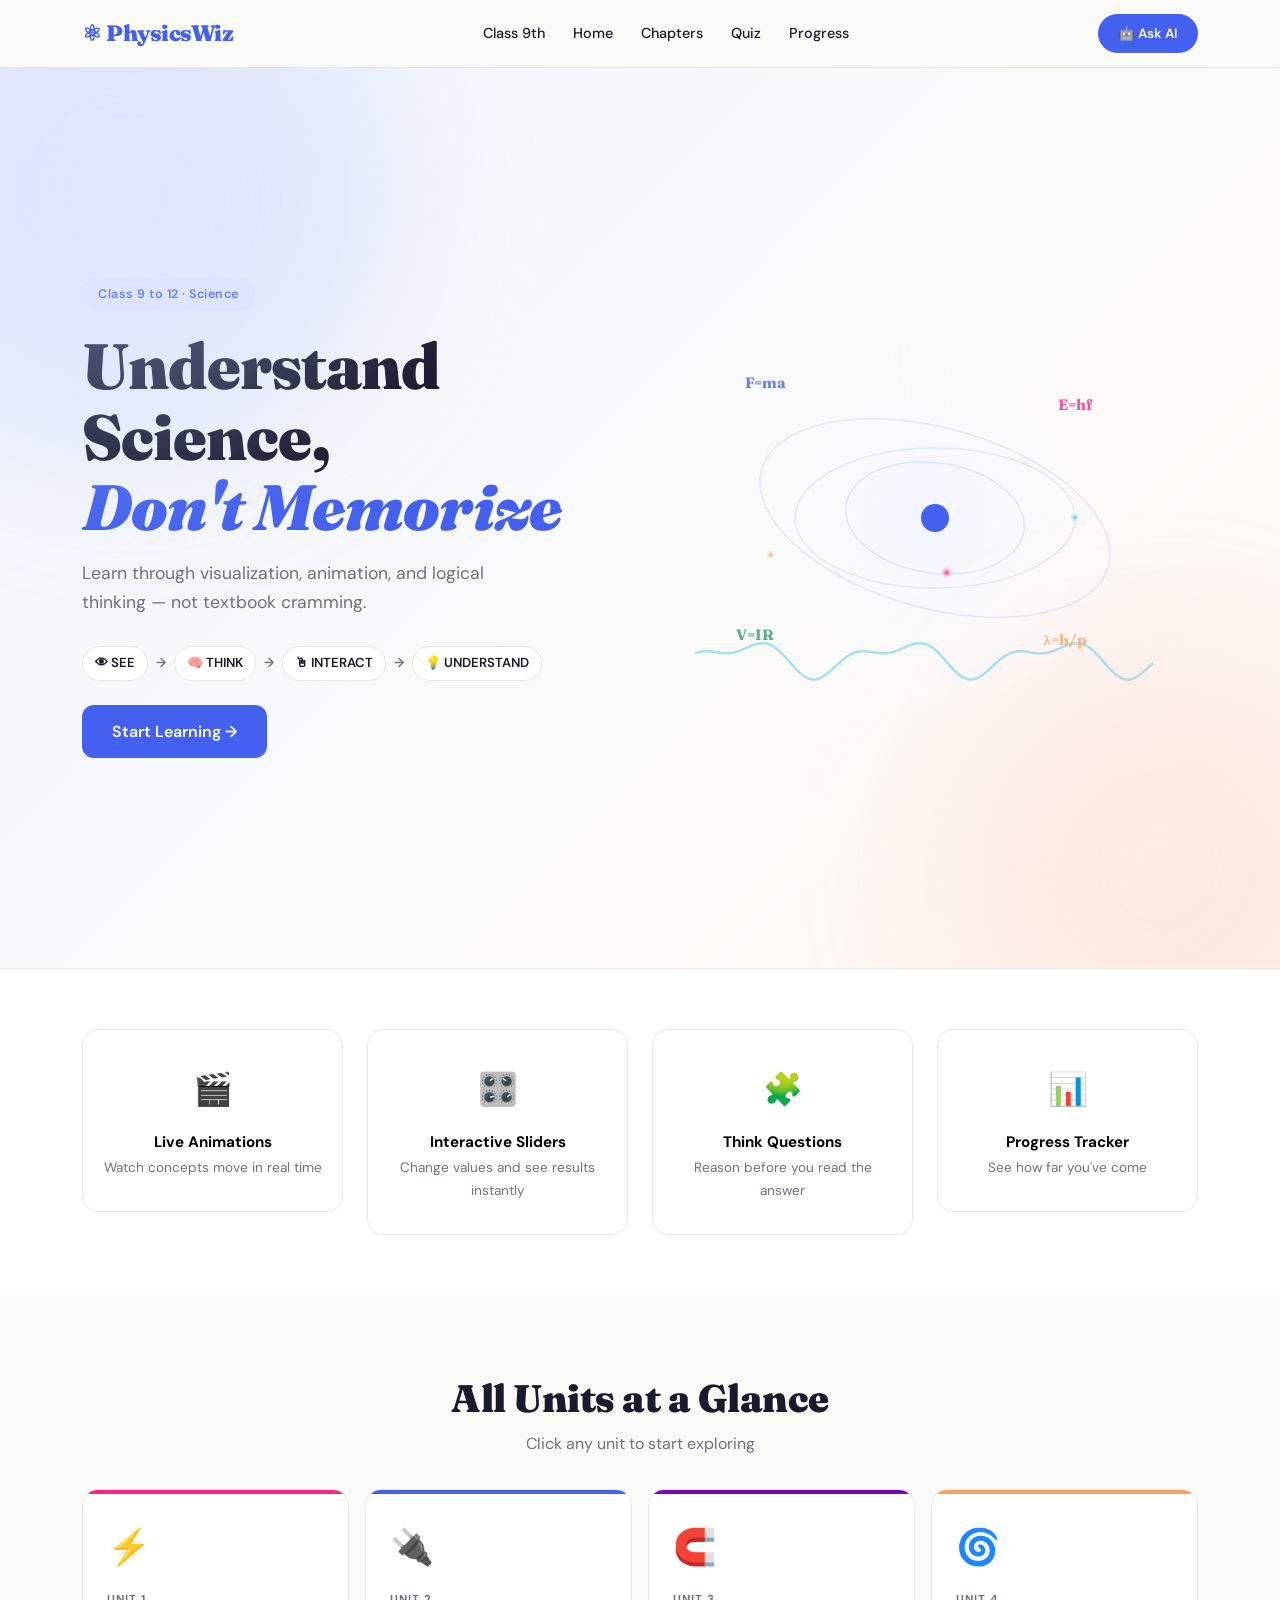
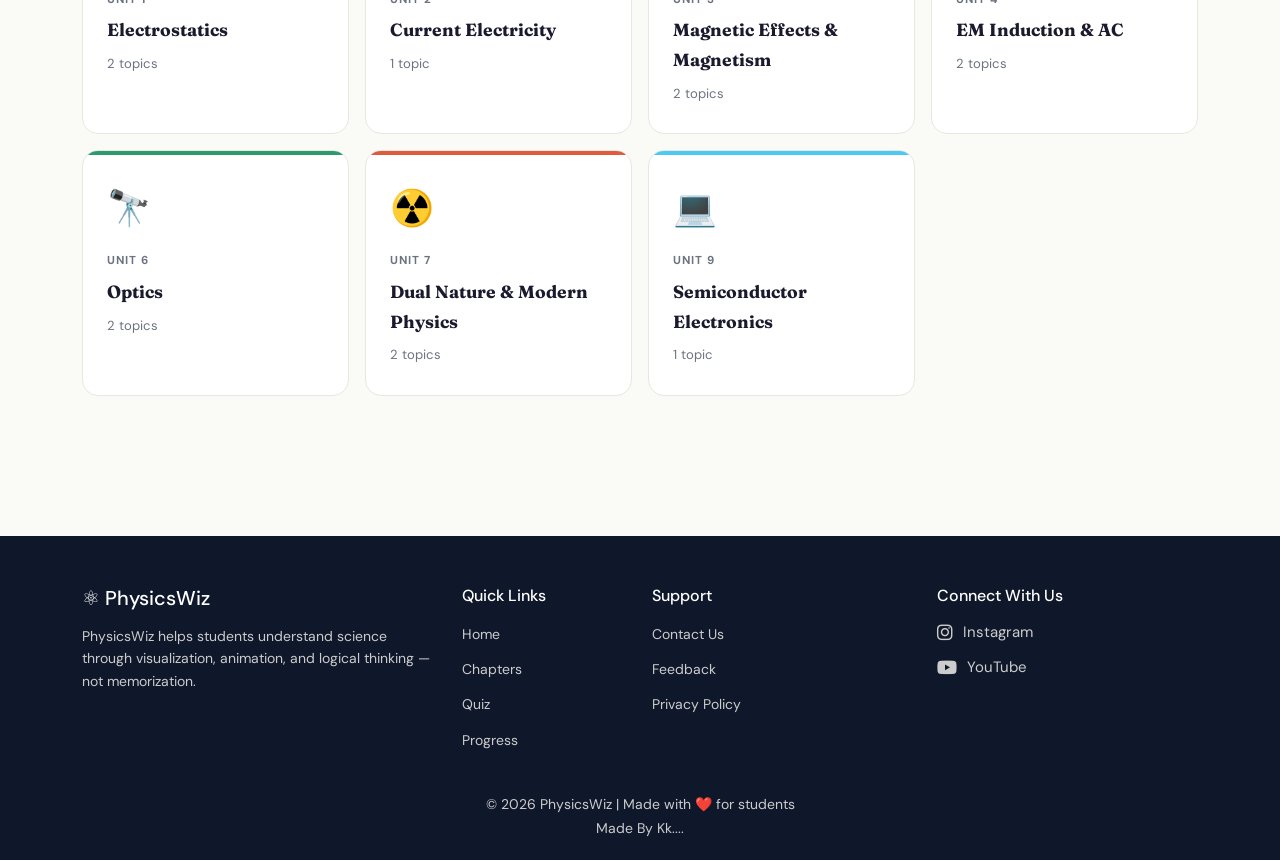
<file: index.html>
<!DOCTYPE html>
<html lang="en">

<head>
  <meta charset="UTF-8" />
  <meta name="viewport" content="width=device-width, initial-scale=1.0" />
  <title>PhysicsWiz — Understand, Don't Memorize</title>
  <link href="https://cdn.jsdelivr.net/npm/bootstrap@5.3.3/dist/css/bootstrap.min.css" rel="stylesheet" />
  <link
    href="https://fonts.googleapis.com/css2?family=Fraunces:ital,wght@0,400;0,700;0,900;1,400&family=DM+Sans:wght@300;400;500;600&display=swap"
    rel="stylesheet" />
  <link rel="stylesheet" href="style.css" />
  <link rel="stylesheet" href="https://cdnjs.cloudflare.com/ajax/libs/font-awesome/6.5.0/css/all.min.css">
</head>

<body>

  <!--Nav Bar -->

  <nav class="pw-nav" id="mainNav">
    <div class="container d-flex align-items-center justify-content-between">

      <a href="#" class="pw-brand" onclick="showPage('home')">⚛ PhysicsWiz</a>

      <!-- MOBILE MENU BUTTON -->
      <button class="menu-toggle" id="menuBtn" onclick="toggleMenu(event)">
        <i class="fas fa-bars"></i>
      </button>

      <!-- NAV LINKS -->
      <div class="nav-links" id="mobileMenu">
        <a href="/Class9th/class_Ninth.html">Class 9th</a>
        <a href="#" onclick="showPage('home')">Home</a>
        <a href="#" onclick="showPage('units')">Chapters</a>
        <a href="#" onclick="showPage('quiz')">Quiz</a>
        <a href="#" onclick="showPage('progress')">Progress</a>
      </div>

      <button class="pw-ask-btn" onclick="openAskAI()">🤖 Ask AI</button>

    </div>
  </nav>

  <!-- ============================================================ HOME PAGE -->
  <div id="page-home" class="page active">

    <section class="hero-section">
      <div class="hero-blob blob1"></div>
      <div class="hero-blob blob2"></div>
      <div class="container">
        <div class="row align-items-center min-vh-100">
          <div class="col-lg-6">
            <div class="hero-badge">Class 9 to 12 · Science</div>
            <h1 class="hero-title">Understand Science,<br><em>Don't Memorize</em></h1>
            <p class="hero-sub">Learn through visualization, animation, and logical thinking — not textbook cramming.
            </p>
            <div class="hero-flow">
              <span>👁 SEE</span><span class="arrow">→</span>
              <span>🧠 THINK</span><span class="arrow">→</span>
              <span>🖱 INTERACT</span><span class="arrow">→</span>
              <span>💡 UNDERSTAND</span>
            </div>
            <button class="pw-btn-primary mt-4" onclick="showPage('units')">Start Learning →</button>
          </div>
          <div class="col-lg-6 d-none d-lg-flex justify-content-center">
            <canvas id="heroCanvas" width="460" height="380"></canvas>
          </div>
        </div>
      </div>
    </section>

    <!-- FEATURES -->
    <section class="features-section">
      <div class="container">
        <div class="row g-4">
          <div class="col-md-3 col-6">
            <div class="feat-card">
              <div class="feat-icon">🎬</div>
              <a class="feat-title" href="/B_features/Animation.html" style="text-decoration: none; color: black;">Live
                Animations</a>
              <div class="feat-desc">Watch concepts move in real time</div>
            </div>
          </div>
          <div class="col-md-3 col-6">
            <div class="feat-card">
              <div class="feat-icon">🎛️</div>
              <a class="feat-title" href="/B_features/Animation.html"
                style="text-decoration: none; color: black;">Interactive Sliders</a>
              <div class="feat-desc">Change values and see results instantly</div>
            </div>
          </div>
          <div class="col-md-3 col-6">
            <div class="feat-card">
              <div class="feat-icon">🧩</div>
              <a class="feat-title" href="/B_features/Animation.html" style="text-decoration: none; color: black;">Think
                Questions</a>
              <div class="feat-desc">Reason before you read the answer</div>
            </div>
          </div>
          <div class="col-md-3 col-6">
            <div class="feat-card">
              <div class="feat-icon">📊</div>
              <a class="feat-title" href="/B_features/Animation.html"
                style="text-decoration: none; color: black;">Progress Tracker</a>
              <div class="feat-desc">See how far you've come</div>
            </div>
          </div>
        </div>
      </div>
    </section>

    <!-- QUICK UNITS -->
    <section class="section-pad">
      <div class="container">
        <h2 class="section-heading text-center">All Units at a Glance</h2>
        <p class="section-sub text-center">Click any unit to start exploring</p>
        <div class="row g-3 mt-3" id="homeUnitGrid"></div>
      </div>
    </section>
  </div>

  <!-- ============================================================ UNITS PAGE -->
  <div id="page-units" class="page">
    <div class="page-hero">
      <div class="container">
        <h2 class="page-title">📚 All Chapters</h2>
        <p class="page-sub">Choose a chapter to begin your journey</p>
      </div>
    </div>
    <div class="container section-pad">
      <div class="row g-4" id="unitsGrid"></div>
    </div>
  </div>

  <!-- ============================================================ CONCEPT PAGE -->
  <div id="page-concept" class="page">
    <div class="container section-pad" id="conceptContent"></div>
  </div>

  <!-- ============================================================ QUIZ PAGE -->
  <div id="page-quiz" class="page">
    <div class="page-hero">
      <div class="container">
        <h2 class="page-title">🎯 Chapter Quiz</h2>
        <p class="page-sub">Test your understanding — instant feedback after each answer</p>
      </div>
    </div>
    <div class="container section-pad">
      <div class="row justify-content-center">
        <div class="col-lg-8">
          <div class="quiz-chapter-select mb-4">
            <label class="fw-600 mb-2 d-block">Choose Chapter:</label>
            <select class="pw-select" id="quizChapterSelect" onchange="loadQuiz()"></select>
          </div>
          <div id="quizContainer"></div>
        </div>
      </div>
    </div>
  </div>

  <!-- ============================================================ PROGRESS PAGE -->
  <div id="page-progress" class="page">
    <div class="page-hero">
      <div class="container">
        <h2 class="page-title">📈 My Progress</h2>
        <p class="page-sub">Track your learning journey</p>
      </div>
    </div>
    <div class="container section-pad">
      <div class="row g-4">
        <div class="col-lg-4">
          <div class="progress-card text-center">
            <div class="big-stat" id="progPercent">0%</div>
            <div class="stat-label">Overall Completion</div>
            <div class="pw-progress mt-3">
              <div class="pw-progress-bar" id="overallBar" style="width:0%"></div>
            </div>
          </div>
        </div>
        <div class="col-lg-4">
          <div class="progress-card text-center">
            <div class="big-stat" id="progTopics">0</div>
            <div class="stat-label">Topics Completed</div>
          </div>
        </div>
        <div class="col-lg-4">
          <div class="progress-card text-center">
            <div class="big-stat" id="progQuiz">0</div>
            <div class="stat-label">Quiz Score Points</div>
          </div>
        </div>
      </div>
      <div class="mt-5" id="progressDetails"></div>
      <div class="text-center mt-4">
        <button class="pw-btn-outline" onclick="resetProgress()">🔄 Reset Progress</button>
      </div>
    </div>
  </div>

  <!-- ============================================================ ASK AI MODAL -->
  <div class="pw-modal" id="askAIModal">
    <div class="pw-modal-box">
      <div class="pw-modal-head">
        <span>🤖 Ask PhysicsWiz AI</span>
        <button class="pw-modal-close" onclick="closeAskAI()">✕</button>
      </div>
      <div class="pw-modal-body">
        <p class="text-muted small mb-3">Ask any Class 10 or 12 Physics question — get a clear, simple explanation.</p>
        <div id="aiChat" class="ai-chat-box"></div>
        <div class="ai-input-row mt-3">
          <input type="text" id="aiInput" class="pw-input" placeholder="e.g. Why does current flow from + to −?"
            onkeydown="if(event.key==='Enter')sendAI()" />
          <button class="pw-btn-primary" onclick="sendAI()">Ask</button>
        </div>
      </div>
    </div>
  </div>

  <script src="https://cdn.jsdelivr.net/npm/bootstrap@5.3.3/dist/js/bootstrap.bundle.min.js"></script>
  <script src="data.js"></script>
  <script src="app.js"></script>


  <!-- ================= FOOTER ================= -->
  <footer class="pw-footer">

    <div class="container">
      <div class="row g-4">

        <!-- ABOUT -->
        <div class="col-md-4">
          <h5>⚛ PhysicsWiz</h5>
          <p>
            PhysicsWiz helps students understand science through
            visualization, animation, and logical thinking — not memorization.
          </p>
        </div>

        <!-- QUICK LINKS -->
        <div class="col-md-2">
          <h6>Quick Links</h6>
          <ul>
            <li><a href="#" onclick="showPage('home')">Home</a></li>
            <li><a href="#" onclick="showPage('units')">Chapters</a></li>
            <li><a href="#" onclick="showPage('quiz')">Quiz</a></li>
            <li><a href="#" onclick="showPage('progress')">Progress</a></li>
          </ul>
        </div>

        <!-- SUPPORT -->
        <div class="col-md-3">
          <h6>Support</h6>
          <ul>
            <li><a href="Login.html">Contact Us</a></li>
            <li><a href="Feedback.html">Feedback</a></li>
            <li><a href="Privacy.html">Privacy Policy</a></li>
          </ul>
        </div>

        <!-- SOCIAL -->
        <div class="col-md-3">
          <h6>Connect With Us</h6>

          <div class="social-icons">
            <a href="https://www.instagram.com/vashistha_kk_?igsh=aXB6cnVmYXVwcDll" target="_blank"
              class="social-link insta">
              <i class="fab fa-instagram"></i> Instagram </a>

            <a href="https://youtube.com/@nangamerr?si=YR5rqwl-eV5WVRMB" target="_blank" class="social-link yt">
              <i class="fab fa-youtube"></i> YouTube
            </a>
          </div>
        </div>

        <div class="text-center small">
          © 2026 PhysicsWiz | Made with ❤️ for students <br> Made By Kk....
        </div>
      </div>

  </footer>
</body>

</html>
</file>
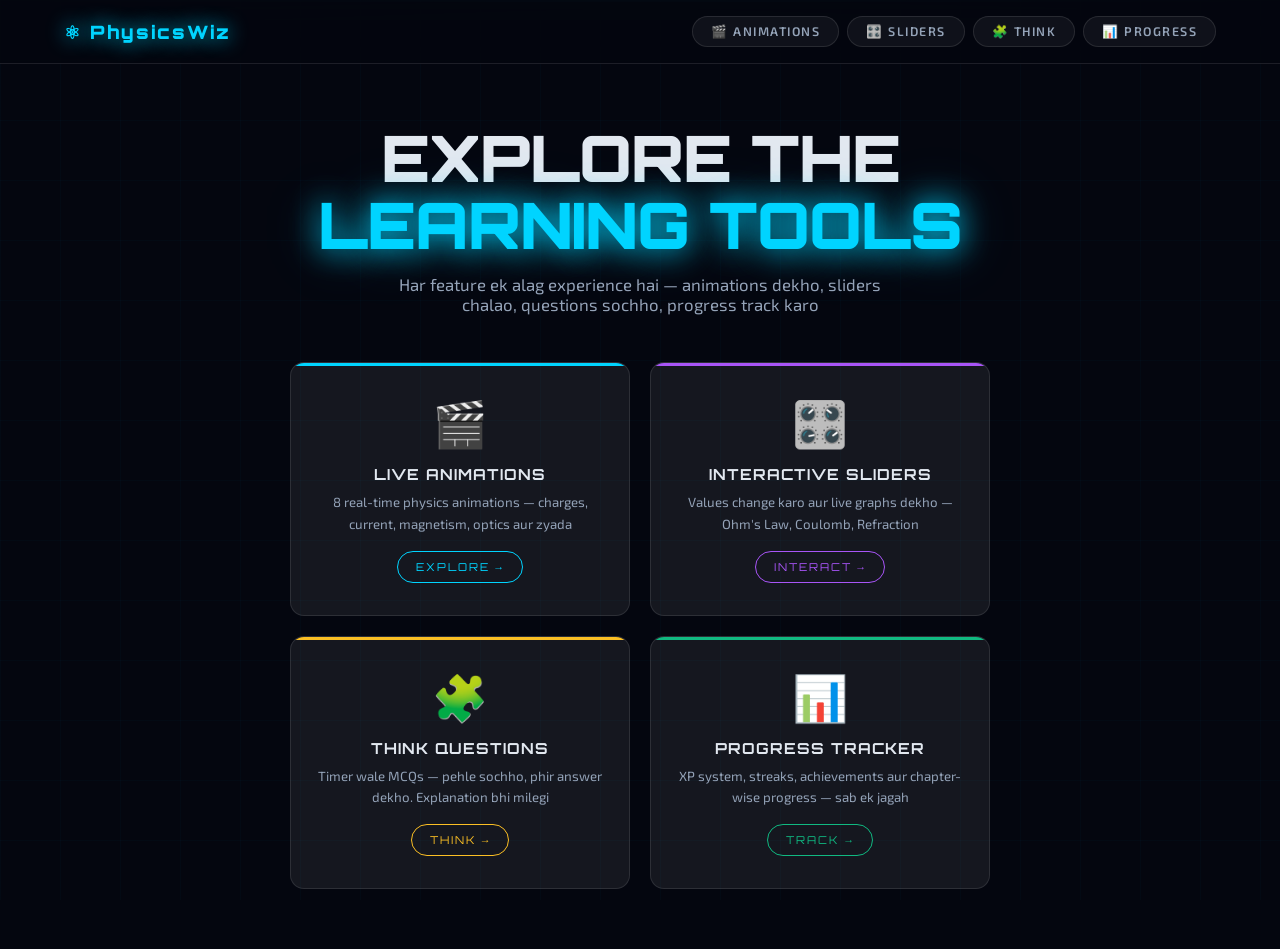
<file: Animation.html>
<!DOCTYPE html>
<html lang="en">

<head>
  <meta charset="UTF-8" />
  <meta name="viewport" content="width=device-width, initial-scale=1.0" />
  <title>PhysicsWiz — Features</title>
  <link
    href="https://fonts.googleapis.com/css2?family=Orbitron:wght@400;700;900&family=Exo+2:wght@300;400;500;600;700&display=swap"
    rel="stylesheet" />
  <link rel="stylesheet" href="Animation.css" />

</head>

<body>

  <div id="CUR"></div>
  <div id="CUR2"></div>
  <div class="scan"></div>
  <div class="grid-bg"></div>

  <!-- NAV -->
  <nav class="nav">
    <div class="in">
      <div class="brand" onclick="showPage('hub')">⚛ PhysicsWiz</div>
      <div class="nav-links">
        <div class="nav-link" id="nl-animations" onclick="showPage('animations')">🎬 Animations</div>
        <div class="nav-link" id="nl-sliders" onclick="showPage('sliders')">🎛️ Sliders</div>
        <div class="nav-link" id="nl-think" onclick="showPage('think')">🧩 Think</div>
        <div class="nav-link" id="nl-progress" onclick="showPage('progress')">📊 Progress</div>
      </div>
    </div>
  </nav>

  <!-- =====================================================
     HUB PAGE
     ===================================================== -->
  <div id="page-hub" class="page active">
    <div class="hub-hero">
      <div>
        <h1 class="hub-title">EXPLORE THE<br><span class="glow">LEARNING TOOLS</span></h1>
        <p class="hub-sub">Har feature ek alag experience hai — animations dekho, sliders chalao, questions sochho,
          progress track karo</p>
        <div class="hub-cards">
          <div class="hub-card" style="--hc:#00d4ff" onclick="showPage('animations')">
            <div class="hc-icon">🎬</div>
            <div class="hc-title">LIVE ANIMATIONS</div>
            <div class="hc-desc">8 real-time physics animations — charges, current, magnetism, optics aur zyada</div>
            <div class="hc-btn">EXPLORE →</div>
          </div>
          <div class="hub-card" style="--hc:#a855f7" onclick="showPage('sliders')">
            <div class="hc-icon">🎛️</div>
            <div class="hc-title">INTERACTIVE SLIDERS</div>
            <div class="hc-desc">Values change karo aur live graphs dekho — Ohm's Law, Coulomb, Refraction</div>
            <div class="hc-btn">INTERACT →</div>
          </div>
          <div class="hub-card" style="--hc:#fbbf24" onclick="showPage('think')">
            <div class="hc-icon">🧩</div>
            <div class="hc-title">THINK QUESTIONS</div>
            <div class="hc-desc">Timer wale MCQs — pehle sochho, phir answer dekho. Explanation bhi milegi</div>
            <div class="hc-btn">THINK →</div>
          </div>
          <div class="hub-card" style="--hc:#10b981" onclick="showPage('progress')">
            <div class="hc-icon">📊</div>
            <div class="hc-title">PROGRESS TRACKER</div>
            <div class="hc-desc">XP system, streaks, achievements aur chapter-wise progress — sab ek jagah</div>
            <div class="hc-btn">TRACK →</div>
          </div>
        </div>
      </div>
    </div>
  </div>

  <!-- =====================================================
     PAGE 1: LIVE ANIMATIONS
     ===================================================== -->
  <div id="page-animations" class="page">
    <div class="page-hdr">
      <h2>🎬 LIVE ANIMATIONS</h2>
      <p>Physics concepts ko real-time mein dekho — har animation ek alag concept</p>
    </div>
    <div class="wrap">
      <div class="back-btn" onclick="showPage('hub')">← BACK TO HUB</div>
      <div class="anim-grid" id="animGrid">

        <!-- CARD 1: CHARGES -->
        <div class="anim-card">
          <div class="anim-canvas-box">
            <canvas id="ca-charges"></canvas>
            <div class="anim-label">⚡ ELECTRIC CHARGES</div>
          </div>
          <div class="anim-info">
            <div class="anim-title">COULOMB'S LAW</div>
            <div class="anim-desc">Like charges repel, unlike attract. Watch the force change with distance!</div>
          </div>
        </div>

        <!-- CARD 2: CURRENT -->
        <div class="anim-card">
          <div class="anim-canvas-box">
            <canvas id="ca-current"></canvas>
            <div class="anim-label">🔌 ELECTRON FLOW</div>
          </div>
          <div class="anim-info">
            <div class="anim-title">CURRENT ELECTRICITY</div>
            <div class="anim-desc">Electrons wire mein kaise flow karte hain — conventional current vs electron flow
            </div>
          </div>
        </div>

        <!-- CARD 3: MAGNETIC -->
        <div class="anim-card">
          <div class="anim-canvas-box">
            <canvas id="ca-mag"></canvas>
            <div class="anim-label">🧲 MAGNETIC FIELD</div>
          </div>
          <div class="anim-info">
            <div class="anim-title">MAGNETIC FIELD LINES</div>
            <div class="anim-desc">Current wire ke around circular field lines — Right Hand Thumb Rule</div>
          </div>
        </div>

        <!-- CARD 4: EM INDUCTION -->
        <div class="anim-card">
          <div class="anim-canvas-box">
            <canvas id="ca-emf"></canvas>
            <div class="anim-label">🌀 EM INDUCTION</div>
          </div>
          <div class="anim-info">
            <div class="anim-title">ELECTROMAGNETIC INDUCTION</div>
            <div class="anim-desc">Magnet move karo → flux change → EMF induce! Faraday's Law in action</div>
          </div>
        </div>

        <!-- CARD 5: OPTICS -->
        <div class="anim-card">
          <div class="anim-canvas-box">
            <canvas id="ca-optics"></canvas>
            <div class="anim-label">🔭 RAY OPTICS</div>
          </div>
          <div class="anim-info">
            <div class="anim-title">REFRACTION & LENS</div>
            <div class="anim-desc">Convex lens parallel rays ko focal point pe focus karta hai — Snell's Law</div>
          </div>
        </div>

        <!-- CARD 6: WAVE -->
        <div class="anim-card">
          <div class="anim-canvas-box">
            <canvas id="ca-wave"></canvas>
            <div class="anim-label">〰️ WAVE INTERFERENCE</div>
          </div>
          <div class="anim-info">
            <div class="anim-title">WAVE OPTICS</div>
            <div class="anim-desc">Do waves ke beech constructive aur destructive interference pattern</div>
          </div>
        </div>

        <!-- CARD 7: PHOTOELECTRIC -->
        <div class="anim-card">
          <div class="anim-canvas-box">
            <canvas id="ca-photo"></canvas>
            <div class="anim-label">☢️ PHOTOELECTRIC EFFECT</div>
          </div>
          <div class="anim-info">
            <div class="anim-title">PHOTONS & ELECTRONS</div>
            <div class="anim-desc">High frequency photons → electrons emit. E = hf se zyada → niklenga!</div>
          </div>
        </div>

        <!-- CARD 8: DIODE -->
        <div class="anim-card">
          <div class="anim-canvas-box">
            <canvas id="ca-diode"></canvas>
            <div class="anim-label">💻 P-N JUNCTION DIODE</div>
          </div>
          <div class="anim-info">
            <div class="anim-title">SEMICONDUCTOR DIODE</div>
            <div class="anim-desc">Forward bias mein current flows, reverse mein blocked — ek taraf ka valve</div>
          </div>
        </div>

      </div>
    </div>
  </div>

  <!-- =====================================================
     PAGE 2: INTERACTIVE SLIDERS
     ===================================================== -->
  <div id="page-sliders" class="page">
    <div class="page-hdr">
      <h2>🎛️ INTERACTIVE SLIDERS</h2>
      <p>Values change karo — equations live update hongi aur graphs bhi</p>
    </div>
    <div class="wrap">
      <div class="back-btn" onclick="showPage('hub')">← BACK TO HUB</div>

      <!-- SIM 1: OHM'S LAW -->
      <div class="sim-card">
        <div class="sim-title">⚡ OHM'S LAW SIMULATOR</div>
        <div class="sim-desc">Voltage aur Resistance change karo — Current aur Power live dekhon</div>
        <div class="sim-body">
          <div class="sim-controls">
            <div class="ctrl-row">
              <div class="ctrl-label"><span>Voltage (V)</span><span class="ctrl-val" id="ohm-v-val">12 V</span></div>
              <input type="range" class="pw-range" id="ohm-v" min="1" max="50" value="12" oninput="updateOhm()" />
            </div>
            <div class="ctrl-row">
              <div class="ctrl-label"><span>Resistance (Ω)</span><span class="ctrl-val" id="ohm-r-val">10 Ω</span></div>
              <input type="range" class="pw-range" id="ohm-r" min="1" max="100" value="10" oninput="updateOhm()" />
            </div>
            <div class="graph-box"><canvas id="ohm-graph" height="120"></canvas></div>
          </div>
          <div class="sim-output">
            <div class="out-title">RESULTS</div>
            <div class="out-val" id="ohm-i">1.200</div>
            <div class="out-unit">Ampere (Current)</div>
            <div class="out-bar">
              <div class="out-bar-fill" id="ohm-bar" style="width:12%"></div>
            </div>
            <div class="out-formula">V = I × R</div>
            <div class="out-insight" id="ohm-insight">Current = 1.2A, Power = 14.4W</div>
          </div>
        </div>
      </div>

      <!-- SIM 2: COULOMB -->
      <div class="sim-card">
        <div class="sim-title">🔵 COULOMB'S LAW SIMULATOR</div>
        <div class="sim-desc">Charges aur distance change karo — electrostatic force dekho</div>
        <div class="sim-body">
          <div class="sim-controls">
            <div class="ctrl-row">
              <div class="ctrl-label"><span>Charge q₁ (μC)</span><span class="ctrl-val" id="coul-q1-val">2 μC</span>
              </div>
              <input type="range" class="pw-range" id="coul-q1" min="1" max="10" value="2" oninput="updateCoulomb()" />
            </div>
            <div class="ctrl-row">
              <div class="ctrl-label"><span>Charge q₂ (μC)</span><span class="ctrl-val" id="coul-q2-val">3 μC</span>
              </div>
              <input type="range" class="pw-range" id="coul-q2" min="1" max="10" value="3" oninput="updateCoulomb()" />
            </div>
            <div class="ctrl-row">
              <div class="ctrl-label"><span>Distance r (m)</span><span class="ctrl-val" id="coul-r-val">1.0 m</span>
              </div>
              <input type="range" class="pw-range" id="coul-r" min="1" max="20" value="10" oninput="updateCoulomb()" />
            </div>
            <div class="graph-box"><canvas id="coul-graph" height="120"></canvas></div>
          </div>
          <div class="sim-output">
            <div class="out-title">COULOMB FORCE</div>
            <div class="out-val" id="coul-f">0.540</div>
            <div class="out-unit">Newton (Force)</div>
            <div class="out-bar">
              <div class="out-bar-fill" id="coul-bar" style="width:54%"></div>
            </div>
            <div class="out-formula">F = kq₁q₂ / r²</div>
            <div class="out-insight" id="coul-insight">Distance double → Force 1/4 ho jaata hai!</div>
          </div>
        </div>
      </div>

      <!-- SIM 3: SNELL'S LAW -->
      <div class="sim-card">
        <div class="sim-title">🔭 SNELL'S LAW SIMULATOR</div>
        <div class="sim-desc">Angle aur refractive index change karo — refracted ray dekho</div>
        <div class="sim-body">
          <div class="sim-controls">
            <div class="ctrl-row">
              <div class="ctrl-label"><span>Angle of Incidence (°)</span><span class="ctrl-val"
                  id="snell-i-val">30°</span></div>
              <input type="range" class="pw-range" id="snell-i" min="0" max="89" value="30" oninput="updateSnell()" />
            </div>
            <div class="ctrl-row">
              <div class="ctrl-label"><span>Refractive Index n₂</span><span class="ctrl-val"
                  id="snell-n-val">1.50</span></div>
              <input type="range" class="pw-range" id="snell-n" min="100" max="250" value="150"
                oninput="updateSnell()" />
            </div>
            <div class="graph-box"><canvas id="snell-graph" height="120"></canvas></div>
          </div>
          <div class="sim-output">
            <div class="out-title">REFRACTION ANGLE</div>
            <div class="out-val" id="snell-r">19.5°</div>
            <div class="out-unit">Angle of Refraction</div>
            <div class="out-bar">
              <div class="out-bar-fill" id="snell-bar" style="width:20%"></div>
            </div>
            <div class="out-formula">n₁sinθ₁ = n₂sinθ₂</div>
            <div class="out-insight" id="snell-insight">Air → Glass. Denser medium → angle ghata.</div>
          </div>
        </div>
      </div>

    </div>
  </div>

  <!-- =====================================================
     PAGE 3: THINK QUESTIONS
     ===================================================== -->
  <div id="page-think" class="page">
    <div class="page-hdr">
      <h2>🧩 THINK QUESTIONS</h2>
      <p>Pehle sochho — phir options dekho. Timer bhi hai, jaldi karo! 🕐</p>
    </div>
    <div class="wrap">
      <div class="back-btn" onclick="showPage('hub')">← BACK TO HUB</div>

      <!-- Stats -->
      <div class="think-stats">
        <div class="ts-card">
          <div class="ts-big" id="tq-correct">0</div>
          <div class="ts-lbl">✅ Correct</div>
        </div>
        <div class="ts-card">
          <div class="ts-big" id="tq-wrong">0</div>
          <div class="ts-lbl">❌ Wrong</div>
        </div>
        <div class="ts-card">
          <div class="ts-big" id="tq-pct">—</div>
          <div class="ts-lbl">🎯 Accuracy</div>
        </div>
      </div>

      <div class="think-grid" id="thinkGrid"></div>
    </div>
  </div>

  <!-- =====================================================
     PAGE 4: PROGRESS TRACKER
     ===================================================== -->
  <div id="page-progress" class="page">
    <div class="page-hdr">
      <h2>📊 PROGRESS TRACKER</h2>
      <p>Tera physics journey — XP, streaks, achievements sab yahan</p>
    </div>
    <div class="wrap">
      <div class="back-btn" onclick="showPage('hub')">← BACK TO HUB</div>

      <!-- XP Bar -->
      <div class="xp-bar-wrap">
        <div class="xp-level">Lv.<br><span id="xp-level-num">3</span></div>
        <div class="xp-info">
          <div class="xp-label">EXPERIENCE POINTS</div>
          <div class="xp-bar">
            <div class="xp-fill" id="xp-fill" style="width:45%"></div>
          </div>
          <div class="xp-next"><span id="xp-cur">450</span> / <span id="xp-max">1000</span> XP — Next: Level 4</div>
        </div>
        <div style="font-family:'Orbitron',monospace;font-size:1.8rem;font-weight:900;color:var(--c2);" id="xp-total">
          450</div>
      </div>

      <!-- Main stats + streak -->
      <div class="prog-hero">
        <div class="prog-main-card">
          <div
            style="font-family:'Orbitron',monospace;font-size:.7rem;letter-spacing:2px;color:var(--muted);margin-bottom:16px;">
            OVERALL PROGRESS</div>
          <div class="prog-ring-wrap">
            <svg class="prog-ring-svg" width="120" height="120" viewBox="0 0 120 120">
              <defs>
                <linearGradient id="ringGrad" x1="0%" y1="0%" x2="100%" y2="100%">
                  <stop offset="0%" style="stop-color:var(--c1)" />
                  <stop offset="100%" style="stop-color:var(--c2)" />
                </linearGradient>
              </defs>
              <circle class="ring-track" cx="60" cy="60" r="52" />
              <circle class="ring-fill" id="ringFill" cx="60" cy="60" r="52" stroke-dasharray="327"
                stroke-dashoffset="230" />
              <text x="60" y="54" text-anchor="middle" class="ring-text ring-pct" id="ringPct">30%</text>
              <text x="60" y="68" text-anchor="middle" class="ring-text ring-sub">COMPLETE</text>
            </svg>
            <div class="prog-info">
              <div class="prog-stat">
                <div class="ps-lbl">TOPICS DONE</div>
                <div class="ps-val" id="ps-done">3 / 10</div>
              </div>
              <div class="prog-stat">
                <div class="ps-lbl">QUIZ SCORE</div>
                <div class="ps-val" id="ps-score">21 pts</div>
              </div>
              <div class="prog-stat">
                <div class="ps-lbl">TIME STUDIED</div>
                <div class="ps-val" id="ps-time">2h 15m</div>
              </div>
            </div>
          </div>
        </div>

        <div class="streak-card">
          <div
            style="font-family:'Orbitron',monospace;font-size:.7rem;letter-spacing:2px;color:var(--c4);margin-bottom:6px;">
            🔥 STUDY STREAK</div>
          <div style="font-family:'Orbitron',monospace;font-size:2.5rem;font-weight:900;color:var(--c4);"
            id="streak-num">7</div>
          <div style="color:var(--muted);font-size:.8rem;margin-top:2px;">Days in a row 🔥</div>
          <div class="streak-days" id="streakDays"></div>
        </div>
      </div>

      <!-- Unit Progress -->
      <div class="section-hdr">
        <h3>📚 CHAPTER-WISE PROGRESS</h3>
        <p>Kahan ho — aur kahan jaana hai</p>
      </div>
      <div class="unit-prog-list" id="unitProgList"></div>

      <!-- Achievements -->
      <div class="section-hdr" style="margin-top:32px;">
        <h3>🏆 ACHIEVEMENTS</h3>
        <p>Earn karo — seekhte seekhte</p>
      </div>
      <div class="achievement-grid" id="achGrid"></div>

    </div>
  </div>

  <script src="Animation.js"></script>
</body>

</html>
</file>
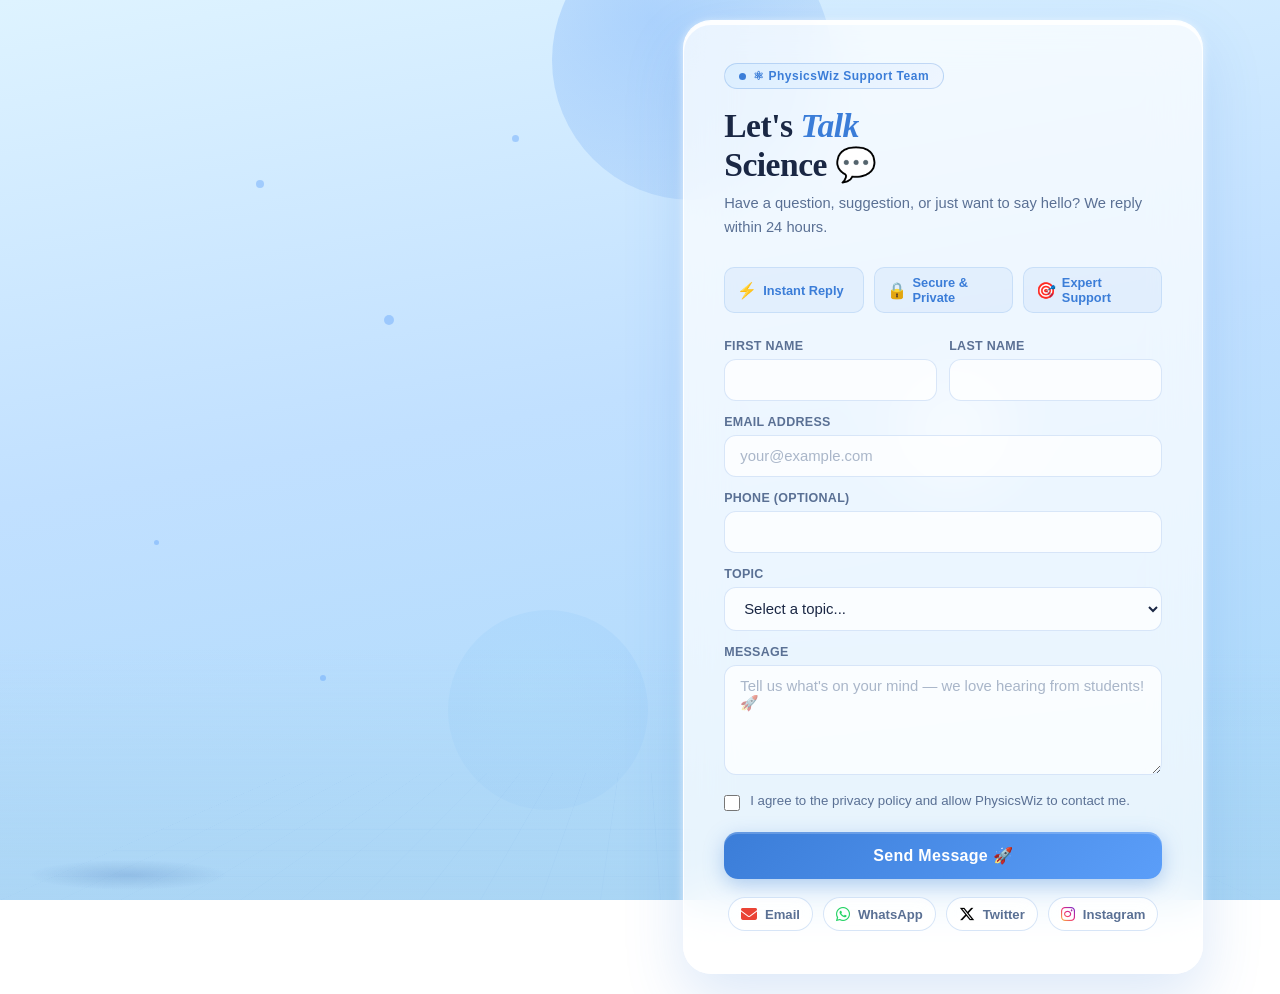
<file: Contact.html>
<!DOCTYPE html>
<html lang="en">
<head>
<meta charset="UTF-8">
<meta name="viewport" content="width=device-width, initial-scale=1.0">
<title>Contact Us — PhysicsWiz</title>
<link rel="stylesheet" href="Contact.css"/>
<link rel="stylesheet" href="https://cdnjs.cloudflare.com/ajax/libs/font-awesome/6.5.1/css/all.min.css">
</head>
<body>

<!-- ─── 3D SCENE ─── -->
<div class="scene">
  <div class="scene-sky"></div>

  <!-- Clouds -->
  <div class="cloud c1"></div>
  <div class="cloud c2"></div>
  <div class="cloud c3"></div>
  <div class="cloud c4"></div>

  <!-- Orbs -->
  <div class="orb orb1"></div>
  <div class="orb orb2"></div>
  <div class="orb orb3"></div>

  <!-- Floor grid -->
  <div class="floor-grid"></div>
  <div class="floor"></div>

  <!-- Particles -->
  <div class="particle p1"></div>
  <div class="particle p2"></div>
  <div class="particle p3"></div>
  <div class="particle p4"></div>
  <div class="particle p5"></div>
</div>

<!-- ─── 3D CHARACTER ─── -->
<div class="character-shadow"></div>

<!-- ─── CONTACT FORM ─── -->
<div class="page-wrapper">
  <div class="contact-card">

    <div id="formSection">
      <div class="top-badge">⚛ PhysicsWiz Support Team</div>

      <h1>Let's <em>Talk</em><br>Science 💬</h1>
      <p class="subtitle">Have a question, suggestion, or just want to say hello? We reply within 24 hours.</p>

      <!-- Info strips -->
      <div class="info-strips">
        <div class="strip"><span class="strip-icon">⚡</span> Instant Reply</div>
        <div class="strip"><span class="strip-icon">🔒</span> Secure & Private</div>
        <div class="strip"><span class="strip-icon">🎯</span> Expert Support</div>
      </div>

      <form id="contactForm" onsubmit="handleSubmit(event)">
        <div class="row2">
          <div class="form-group">
            <label>First Name</label>
            <input type="text" required>
          </div>
          <div class="form-group">
            <label>Last Name</label>
            <input type="text">
          </div>
        </div>

        <div class="form-group">
          <label>Email Address</label>
          <input type="email" placeholder="your@example.com" required>
        </div>

        <div class="form-group">
          <label>Phone (optional)</label>
          <input type="tel">
        </div>

        <div class="form-group">
          <label>Topic</label>
          <select>
            <option value="">Select a topic...</option>
            <option>General Question</option>
            <option>Report a Bug</option>
            <option>Content Feedback</option>
            <option>Feature Request</option>
            <option>Collaboration / Partnership</option>
          </select>
        </div>

        <div class="form-group">
          <label>Message</label>
          <textarea placeholder="Tell us what's on your mind — we love hearing from students! 🚀" required></textarea>
        </div>

        <div class="checkbox-row">
          <input type="checkbox" id="agree" required>
          <label for="agree" style="text-transform:none;font-size:0.83rem;color:var(--muted);letter-spacing:0;font-weight:400">I agree to the privacy policy and allow PhysicsWiz to contact me.</label>
        </div>

        <button type="submit" class="btn-submit">Send Message 🚀</button>
      </form>

      <div class="social-row">

  <a class="social-chip" href="mailto:your@email.com">
    <i class="fa-solid fa-envelope"></i>
    Email
  </a>

  <a class="social-chip" href="https://whatsapp.com/channel/0029VbCYGxFDjiOdI8z5jn3b" target="_blank">
    <i class="fa-brands fa-whatsapp"></i>
    WhatsApp
  </a>

  <a class="social-chip" href="https://twitter.com/" target="_blank">
    <i class="fa-brands fa-x-twitter"></i>
    Twitter
  </a>

  <a class="social-chip" href="https://instagram.com/" target="_blank">
    <i class="fa-brands fa-instagram"></i>
    Instagram
  </a>

</div>

    <!-- Success state -->
    <div class="success-msg" id="successMsg">
      <div class="check">✅</div>
      <h3>Message Sent!</h3>
      <p>Thank you for reaching out. Our team will get back to you within 24 hours. Keep learning! ⚡</p>
    </div>

  </div>
</div>
<script src="Contact.js"></script>
</body>
</html>
</file>
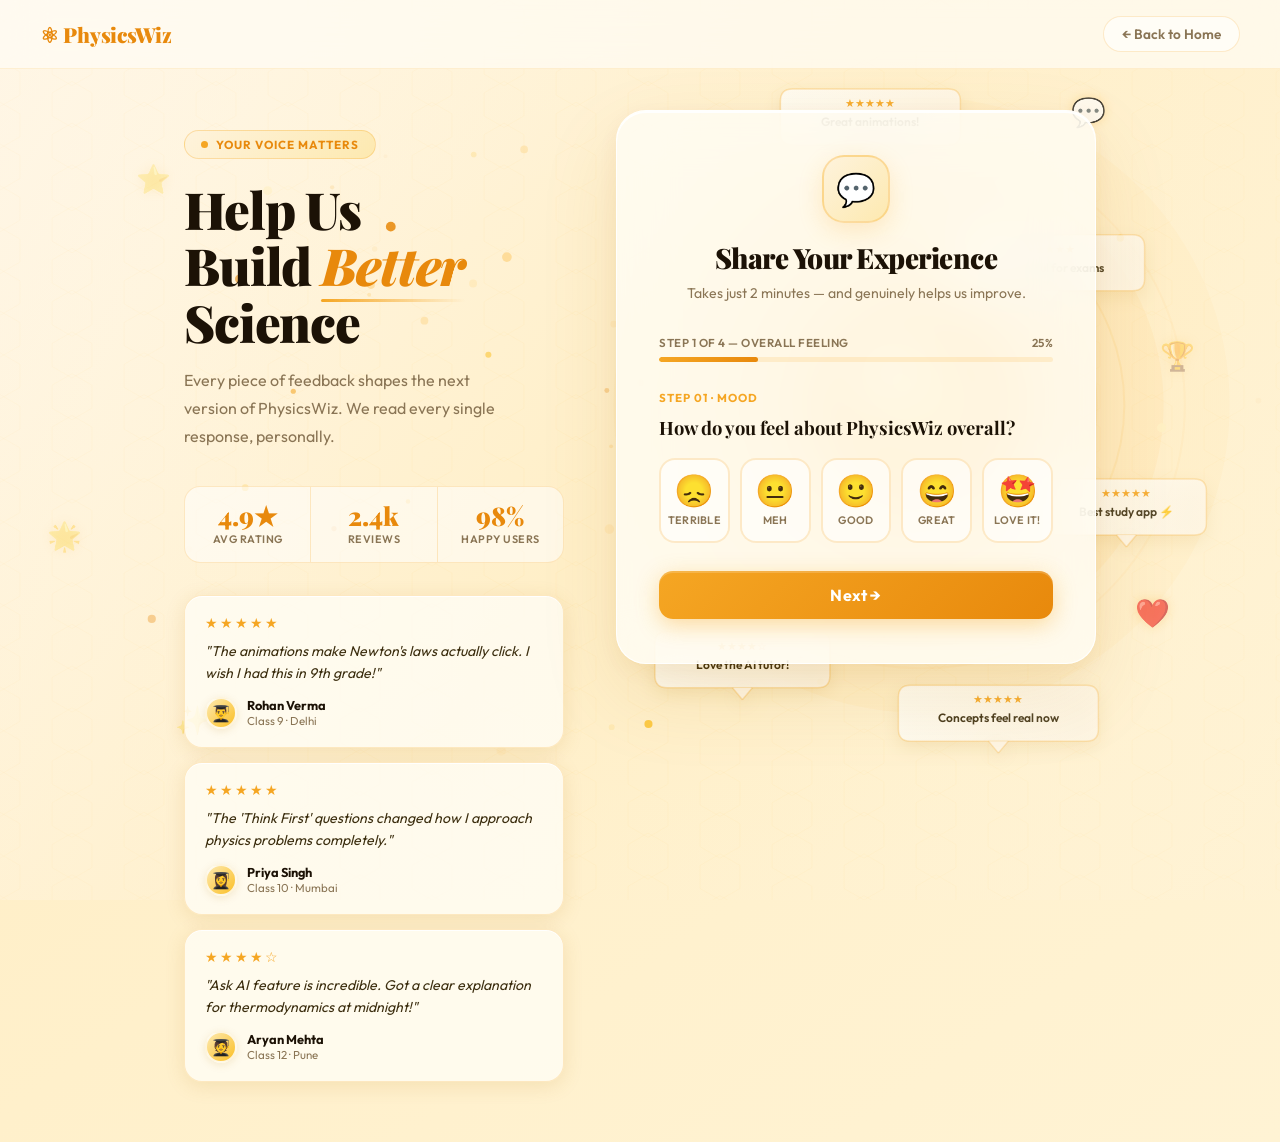
<file: Feedback.html>
<!DOCTYPE html>
<html lang="en">
<head>
<meta charset="UTF-8">
<link rel="stylesheet" href="Feedback.css" />
<meta name="viewport" content="width=device-width, initial-scale=1.0">
<title>Feedback — PhysicsWiz</title>
<link href="https://fonts.googleapis.com/css2?family=Playfair+Display:ital,wght@0,700;0,900;1,400;1,700&family=Outfit:wght@300;400;500;600;700&display=swap" rel="stylesheet">
</head>
<body>

<!-- ════════════════════════════════════
     3D CANVAS BACKGROUND
════════════════════════════════════ -->
<canvas id="bgCanvas"></canvas>

<!-- NAV -->
<nav class="nav">
  <a href="index.html" class="nav-brand">⚛ PhysicsWiz</a>
  <a href="index.html" class="nav-back">← Back to Home</a>
</nav>

<!-- ════════════════════════════════════
     PAGE
════════════════════════════════════ -->
<div class="page-wrap">

  <!-- LEFT PANEL -->
  <div class="left-panel">
    <div class="eyebrow"><div class="eyebrow-dot"></div> Your Voice Matters</div>

    <h1 class="left-title">Help Us<br>Build <em>Better</em><br>Science</h1>

    <p class="left-sub">Every piece of feedback shapes the next version of PhysicsWiz. We read every single response, personally.</p>

    <div class="stats-strip">
      <div class="sstat"><div class="sstat-num">4.9★</div><div class="sstat-lbl">Avg Rating</div></div>
      <div class="sstat"><div class="sstat-num">2.4k</div><div class="sstat-lbl">Reviews</div></div>
      <div class="sstat"><div class="sstat-num">98%</div><div class="sstat-lbl">Happy Users</div></div>
    </div>

    <div class="testimonial-stack">
      <div class="tcard tc1">
        <div class="tcard-stars">★★★★★</div>
        <div class="tcard-text">"The animations make Newton's laws actually click. I wish I had this in 9th grade!"</div>
        <div class="tcard-author">
          <div class="tcard-avatar">👨‍🎓</div>
          <div><div class="tcard-name">Rohan Verma</div><div class="tcard-tag">Class 9 · Delhi</div></div>
        </div>
      </div>

      <div class="tcard tc2">
        <div class="tcard-stars">★★★★★</div>
        <div class="tcard-text">"The 'Think First' questions changed how I approach physics problems completely."</div>
        <div class="tcard-author">
          <div class="tcard-avatar">👩‍🎓</div>
          <div><div class="tcard-name">Priya Singh</div><div class="tcard-tag">Class 10 · Mumbai</div></div>
        </div>
      </div>

      <div class="tcard tc3">
        <div class="tcard-stars">★★★★☆</div>
        <div class="tcard-text">"Ask AI feature is incredible. Got a clear explanation for thermodynamics at midnight!"</div>
        <div class="tcard-author">
          <div class="tcard-avatar">🧑‍🎓</div>
          <div><div class="tcard-name">Aryan Mehta</div><div class="tcard-tag">Class 12 · Pune</div></div>
        </div>
      </div>
    </div>
  </div>

  <!-- FEEDBACK CARD -->
  <div class="feedback-card" id="feedbackCard">

    <!-- Header (shown during form) -->
    <div class="card-header" id="cardHeader">
      <div class="card-icon-wrap">💬</div>
      <div class="card-title">Share Your Experience</div>
      <div class="card-sub">Takes just 2 minutes — and genuinely helps us improve.</div>
    </div>

    <!-- Progress bar -->
    <div class="progress-bar-wrap" id="progressWrap">
      <div class="progress-label">
        <span id="stepLabel">Step 1 of 4 — Overall Feeling</span>
        <span id="stepPct">25%</span>
      </div>
      <div class="progress-track">
        <div class="progress-fill" id="progressFill"></div>
      </div>
    </div>

    <!-- ── STEP 1: MOOD ── -->
    <div class="step active" id="step1">
      <div class="step-label">Step 01 · Mood</div>
      <div class="section-q">How do you feel about PhysicsWiz overall?</div>

      <div class="mood-row">
        <button class="mood-btn" data-mood="1" onclick="selectMood(this)">
          <span class="mood-emoji">😞</span>
          <span class="mood-label">Terrible</span>
        </button>
        <button class="mood-btn" data-mood="2" onclick="selectMood(this)">
          <span class="mood-emoji">😐</span>
          <span class="mood-label">Meh</span>
        </button>
        <button class="mood-btn" data-mood="3" onclick="selectMood(this)">
          <span class="mood-emoji">🙂</span>
          <span class="mood-label">Good</span>
        </button>
        <button class="mood-btn" data-mood="4" onclick="selectMood(this)">
          <span class="mood-emoji">😄</span>
          <span class="mood-label">Great</span>
        </button>
        <button class="mood-btn" data-mood="5" onclick="selectMood(this)">
          <span class="mood-emoji">🤩</span>
          <span class="mood-label">Love it!</span>
        </button>
      </div>

      <div class="btn-row">
        <button class="btn-next" onclick="goStep(2)">Next →</button>
      </div>
    </div>

    <!-- ── STEP 2: STARS + CATEGORY ── -->
    <div class="step" id="step2">
      <div class="step-label">Step 02 · Ratings</div>
      <div class="section-q">Rate your experience in detail</div>

      <div style="margin-bottom:6px;font-size:0.82rem;font-weight:600;color:var(--muted);">Overall Quality</div>
      <div class="star-row" id="stars1">
        <span class="star" onclick="rateStar('stars1',1)">★</span>
        <span class="star" onclick="rateStar('stars1',2)">★</span>
        <span class="star" onclick="rateStar('stars1',3)">★</span>
        <span class="star" onclick="rateStar('stars1',4)">★</span>
        <span class="star" onclick="rateStar('stars1',5)">★</span>
      </div>

      <div style="margin:16px 0 6px;font-size:0.82rem;font-weight:600;color:var(--muted);">Ease of Use</div>
      <div class="star-row" id="stars2">
        <span class="star" onclick="rateStar('stars2',1)">★</span>
        <span class="star" onclick="rateStar('stars2',2)">★</span>
        <span class="star" onclick="rateStar('stars2',3)">★</span>
        <span class="star" onclick="rateStar('stars2',4)">★</span>
        <span class="star" onclick="rateStar('stars2',5)">★</span>
      </div>

      <div style="margin:16px 0 6px;font-size:0.82rem;font-weight:600;color:var(--muted);">Content Quality</div>
      <div class="star-row" id="stars3">
        <span class="star" onclick="rateStar('stars3',1)">★</span>
        <span class="star" onclick="rateStar('stars3',2)">★</span>
        <span class="star" onclick="rateStar('stars3',3)">★</span>
        <span class="star" onclick="rateStar('stars3',4)">★</span>
        <span class="star" onclick="rateStar('stars3',5)">★</span>
      </div>

      <div style="margin:22px 0 10px;font-size:0.85rem;font-weight:700;color:var(--ink2);">What did you use most?</div>
      <div class="chips-wrap">
        <div class="chip" onclick="toggleChip(this)">🎬 Animations</div>
        <div class="chip" onclick="toggleChip(this)">🤖 Ask AI</div>
        <div class="chip" onclick="toggleChip(this)">🎯 Quizzes</div>
        <div class="chip" onclick="toggleChip(this)">📊 Progress</div>
        <div class="chip" onclick="toggleChip(this)">🎛️ Sliders</div>
        <div class="chip" onclick="toggleChip(this)">📚 Chapters</div>
        <div class="chip" onclick="toggleChip(this)">🧠 Think Q&amp;A</div>
      </div>

      <div class="btn-row">
        <button class="btn-back" onclick="goStep(1)">← Back</button>
        <button class="btn-next" onclick="goStep(3)">Next →</button>
      </div>
    </div>

    <!-- ── STEP 3: WRITTEN FEEDBACK ── -->
    <div class="step" id="step3">
      <div class="step-label">Step 03 · Your Words</div>
      <div class="section-q">Tell us what you think — honestly</div>

      <div style="margin-bottom:8px;font-size:0.82rem;font-weight:600;color:var(--muted);">What did you love?</div>
      <div class="textarea-wrap">
        <textarea class="fw-textarea" id="loveText" placeholder="e.g. The gravity animation made the concept so clear — I finally understood it!" oninput="countChars(this,'loveCount')" maxlength="500"></textarea>
      </div>
      <div class="char-count"><span id="loveCount">0</span>/500</div>

      <div style="margin-bottom:8px;font-size:0.82rem;font-weight:600;color:var(--muted);">What can we improve?</div>
      <div class="textarea-wrap">
        <textarea class="fw-textarea" id="improveText" placeholder="e.g. More chemistry chapters would be amazing! The mobile experience could be smoother." oninput="countChars(this,'improveCount')" maxlength="500"></textarea>
      </div>
      <div class="char-count"><span id="improveCount">0</span>/500</div>

      <div class="btn-row">
        <button class="btn-back" onclick="goStep(2)">← Back</button>
        <button class="btn-next" onclick="goStep(4)">Next →</button>
      </div>
    </div>

    <!-- ── STEP 4: IDENTITY (optional) ── -->
    <div class="step" id="step4">
      <div class="step-label">Step 04 · About You</div>
      <div class="section-q">Last step — tell us a bit about yourself</div>

      <input type="text" class="fw-input" placeholder="Your name (optional)">
      <input type="email" class="fw-input" placeholder="Email — we'll reply! (optional)">
      <input type="text" class="fw-input" placeholder="Your class (e.g. Class 10, Class 12)">

      <div class="toggle-row" onclick="this.classList.toggle('on')" id="recommendToggle">
        <div class="toggle-left">
          <span class="toggle-icon">🤝</span>
          <span>I would recommend PhysicsWiz to a friend</span>
        </div>
        <div class="toggle-switch"></div>
      </div>

      <div class="toggle-row" onclick="this.classList.toggle('on')">
        <div class="toggle-left">
          <span class="toggle-icon">🔔</span>
          <span>Notify me about new features &amp; chapters</span>
        </div>
        <div class="toggle-switch"></div>
      </div>

      <div class="btn-row">
        <button class="btn-back" onclick="goStep(3)">← Back</button>
        <button class="btn-next" onclick="submitFeedback()">Submit Feedback 🚀</button>
      </div>
    </div>

    <!-- ── SUCCESS ── -->
    <div class="success-state" id="successState">
      <div class="success-ring">🏆</div>
      <div class="confetti-row">🎉🌟✨🎊</div>
      <div class="success-title">You're Amazing!</div>
      <div class="success-sub">Your feedback has been received. It will directly shape the next update of PhysicsWiz. Thank you for helping us grow! ⚡</div>
      <a href="index.html" class="btn-home">← Back to Learning</a>
    </div>

  </div>
</div>
<script src="Feedback.js"></script>

</body>
</html>
</file>
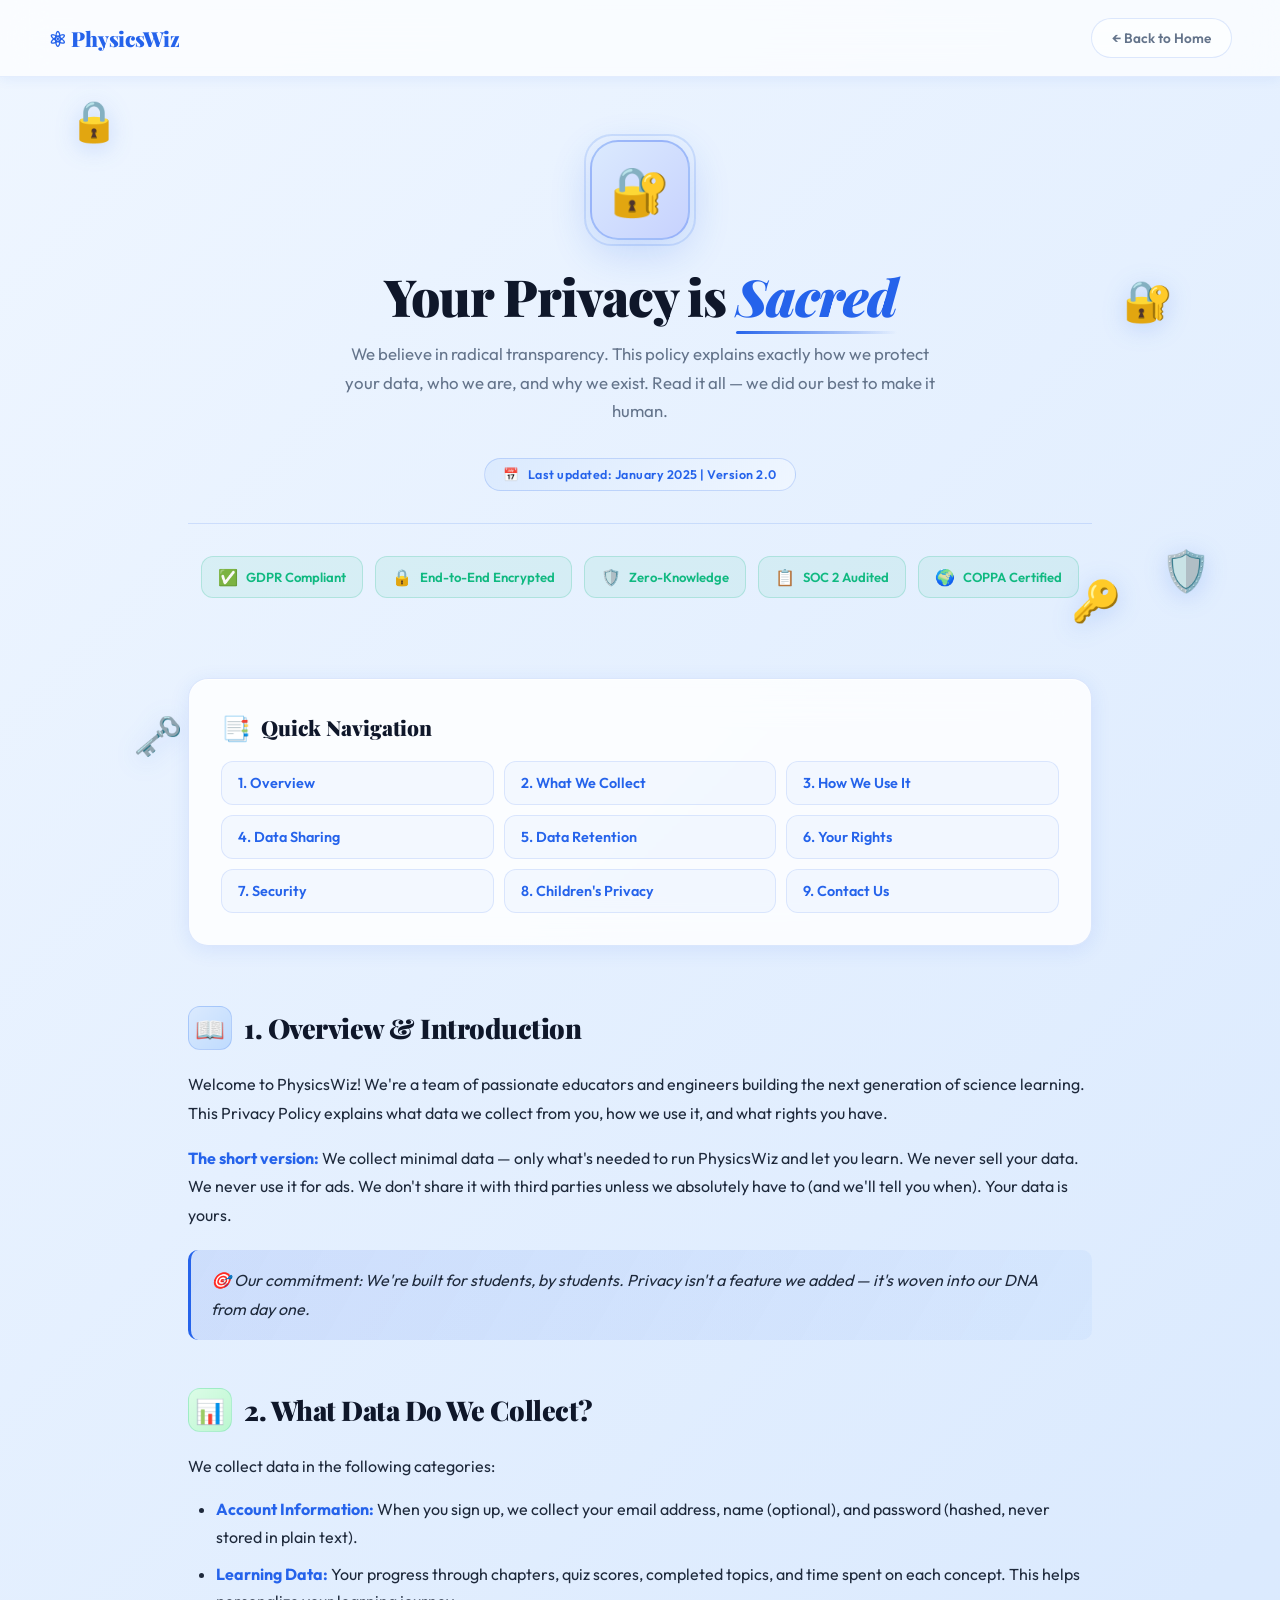
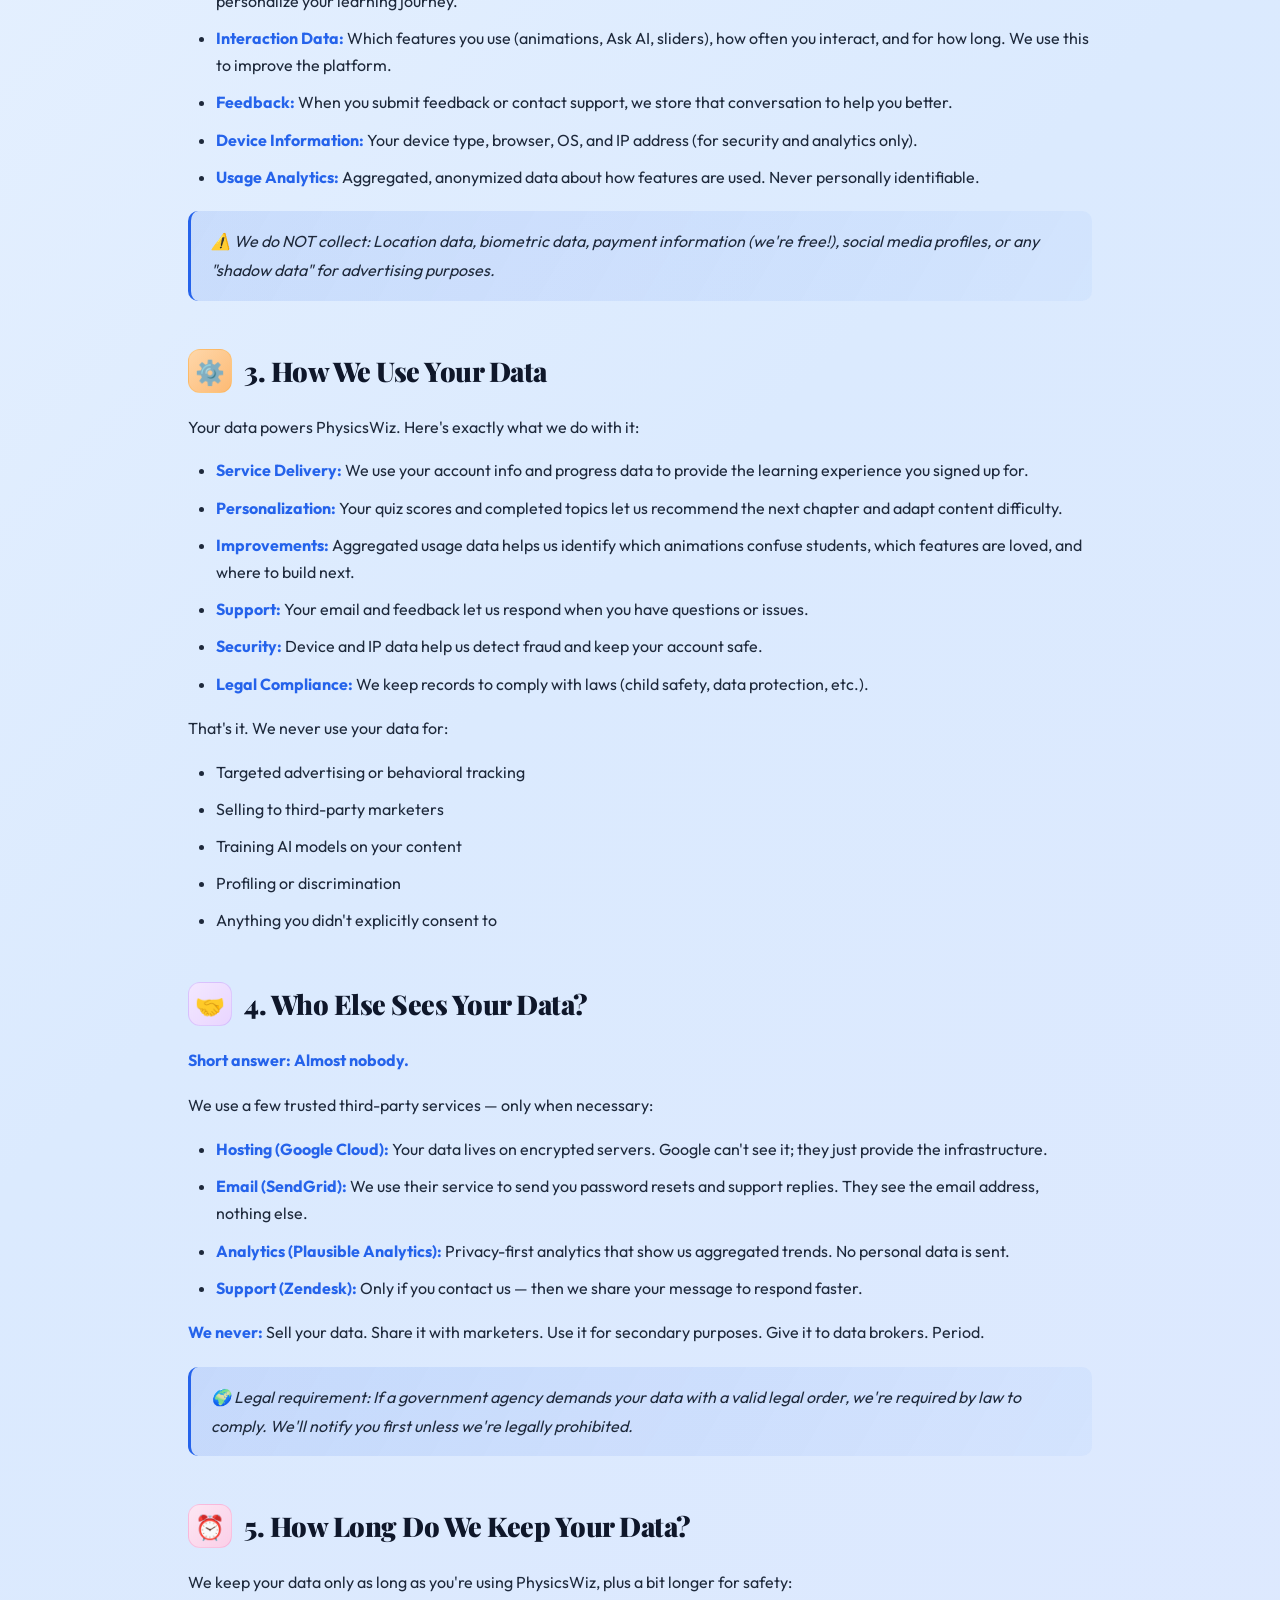
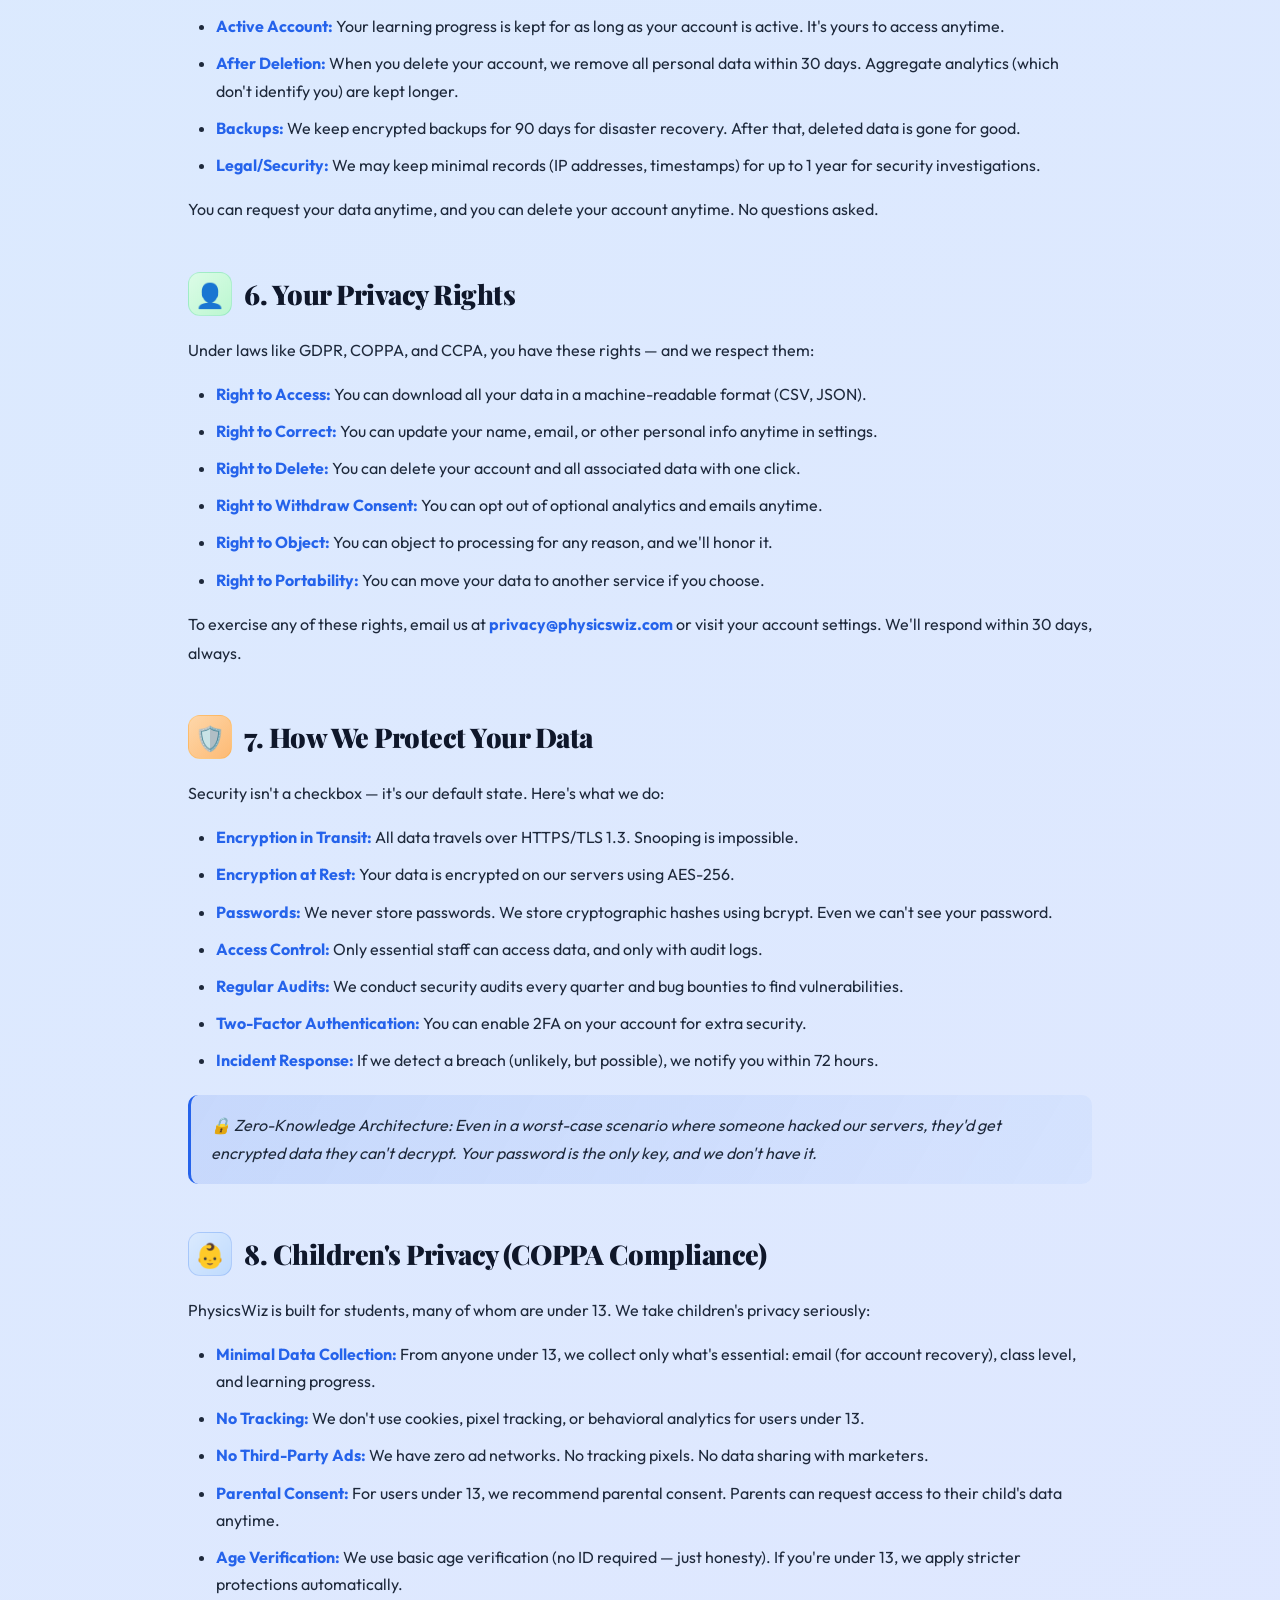
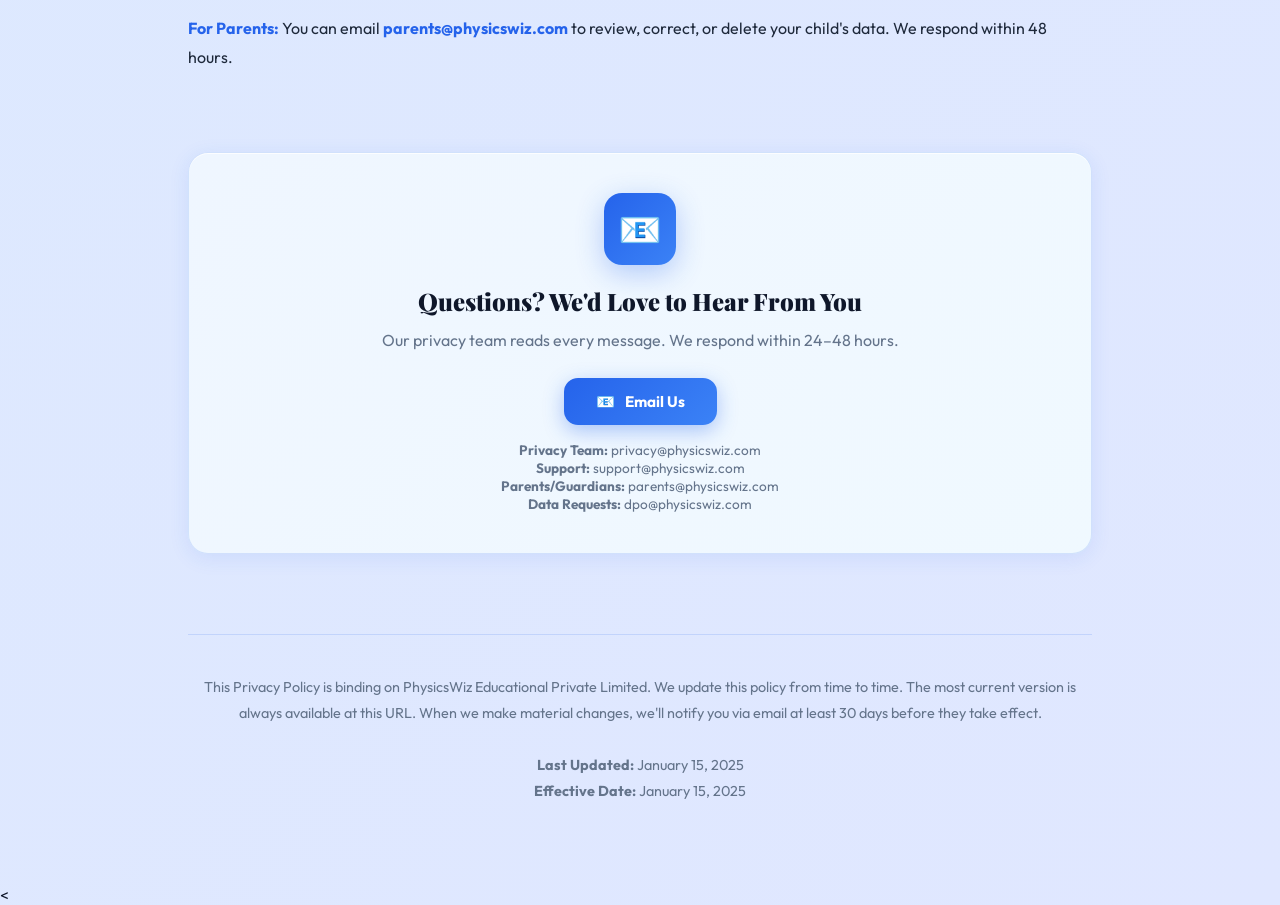
<file: Privacy.html>
<!DOCTYPE html>
<html lang="en">

<head>
    <meta charset="UTF-8">
    <meta name="viewport" content="width=device-width, initial-scale=1.0">
    <title>Privacy Policy — PhysicsWiz</title>
    <link rel="stylesheet" href="Privacy.css" />
    <link
        href="https://fonts.googleapis.com/css2?family=Playfair+Display:ital,wght@0,700;0,900;1,400&family=Outfit:wght@300;400;500;600;700&display=swap"
        rel="stylesheet">
</head>

<body>

    <!-- ════════════════════════════════════
     3D CANVAS BACKGROUND
════════════════════════════════════ -->
    <canvas id="bgCanvas"></canvas>

    <!-- FLOATING LOCKS -->
    <div class="floating-locks">
        <div class="lock">🔒</div>
        <div class="lock">🔐</div>
        <div class="lock">🗝️</div>
        <div class="lock">🛡️</div>
        <div class="lock">🔑</div>
    </div>

    <!-- NAV -->
    <nav class="nav">
        <a href="index.html" class="nav-brand">⚛ PhysicsWiz</a>
        <a href="index.html" class="nav-back">← Back to Home</a>
    </nav>

    <!-- PAGE -->
    <div class="page">

        <!-- HERO -->
        <div class="hero">
            <div class="hero-icon">🔐</div>
            <h1>Your Privacy is <em>Sacred</em></h1>
            <p class="hero-sub">We believe in radical transparency. This policy explains exactly how we protect your
                data, who we are, and why we exist. Read it all — we did our best to make it human.</p>
            <div class="last-updated">Last updated: January 2025 | Version 2.0</div>

            <!-- Security badges -->
            <div class="security-badges">
                <div class="badge"><span class="badge-icon">✅</span> GDPR Compliant</div>
                <div class="badge"><span class="badge-icon">🔒</span> End-to-End Encrypted</div>
                <div class="badge"><span class="badge-icon">🛡️</span> Zero-Knowledge</div>
                <div class="badge"><span class="badge-icon">📋</span> SOC 2 Audited</div>
                <div class="badge"><span class="badge-icon">🌍</span> COPPA Certified</div>
            </div>
        </div>

        <!-- TABLE OF CONTENTS -->
        <div class="toc">
            <div class="toc-title">Quick Navigation</div>
            <div class="toc-list">
                <a href="#overview" class="toc-item">1. Overview</a>
                <a href="#data-collection" class="toc-item">2. What We Collect</a>
                <a href="#data-use" class="toc-item">3. How We Use It</a>
                <a href="#data-sharing" class="toc-item">4. Data Sharing</a>
                <a href="#data-retention" class="toc-item">5. Data Retention</a>
                <a href="#your-rights" class="toc-item">6. Your Rights</a>
                <a href="#security" class="toc-item">7. Security</a>
                <a href="#children" class="toc-item">8. Children's Privacy</a>
                <a href="#contact" class="toc-item">9. Contact Us</a>
            </div>
        </div>

        <!-- SECTIONS -->

        <!-- Section 1 -->
        <div class="section" id="overview">
            <div class="section-title">
                <div class="section-icon si-1">📖</div>
                1. Overview & Introduction
            </div>
            <div class="section-content">
                <p>Welcome to PhysicsWiz! We're a team of passionate educators and engineers building the next
                    generation of science learning. This Privacy Policy explains what data we collect from you, how we
                    use it, and what rights you have.</p>
                <p><strong>The short version:</strong> We collect minimal data — only what's needed to run PhysicsWiz
                    and let you learn. We never sell your data. We never use it for ads. We don't share it with third
                    parties unless we absolutely have to (and we'll tell you when). Your data is yours.</p>
                <div class="highlight">
                    🎯 Our commitment: We're built for students, by students. Privacy isn't a feature we added — it's
                    woven into our DNA from day one.
                </div>
            </div>
        </div>

        <!-- Section 2 -->
        <div class="section" id="data-collection">
            <div class="section-title">
                <div class="section-icon si-2">📊</div>
                2. What Data Do We Collect?
            </div>
            <div class="section-content">
                <p>We collect data in the following categories:</p>
                <ul>
                    <li><strong>Account Information:</strong> When you sign up, we collect your email address, name
                        (optional), and password (hashed, never stored in plain text).</li>
                    <li><strong>Learning Data:</strong> Your progress through chapters, quiz scores, completed topics,
                        and time spent on each concept. This helps personalize your learning journey.</li>
                    <li><strong>Interaction Data:</strong> Which features you use (animations, Ask AI, sliders), how
                        often you interact, and for how long. We use this to improve the platform.</li>
                    <li><strong>Feedback:</strong> When you submit feedback or contact support, we store that
                        conversation to help you better.</li>
                    <li><strong>Device Information:</strong> Your device type, browser, OS, and IP address (for security
                        and analytics only).</li>
                    <li><strong>Usage Analytics:</strong> Aggregated, anonymized data about how features are used. Never
                        personally identifiable.</li>
                </ul>
                <div class="highlight">
                    ⚠️ We do NOT collect: Location data, biometric data, payment information (we're free!), social media
                    profiles, or any "shadow data" for advertising purposes.
                </div>
            </div>
        </div>

        <!-- Section 3 -->
        <div class="section" id="data-use">
            <div class="section-title">
                <div class="section-icon si-3">⚙️</div>
                3. How We Use Your Data
            </div>
            <div class="section-content">
                <p>Your data powers PhysicsWiz. Here's exactly what we do with it:</p>
                <ul>
                    <li><strong>Service Delivery:</strong> We use your account info and progress data to provide the
                        learning experience you signed up for.</li>
                    <li><strong>Personalization:</strong> Your quiz scores and completed topics let us recommend the
                        next chapter and adapt content difficulty.</li>
                    <li><strong>Improvements:</strong> Aggregated usage data helps us identify which animations confuse
                        students, which features are loved, and where to build next.</li>
                    <li><strong>Support:</strong> Your email and feedback let us respond when you have questions or
                        issues.</li>
                    <li><strong>Security:</strong> Device and IP data help us detect fraud and keep your account safe.
                    </li>
                    <li><strong>Legal Compliance:</strong> We keep records to comply with laws (child safety, data
                        protection, etc.).</li>
                </ul>
                <p>That's it. We never use your data for:</p>
                <ul>
                    <li>Targeted advertising or behavioral tracking</li>
                    <li>Selling to third-party marketers</li>
                    <li>Training AI models on your content</li>
                    <li>Profiling or discrimination</li>
                    <li>Anything you didn't explicitly consent to</li>
                </ul>
            </div>
        </div>

        <!-- Section 4 -->
        <div class="section" id="data-sharing">
            <div class="section-title">
                <div class="section-icon si-4">🤝</div>
                4. Who Else Sees Your Data?
            </div>
            <div class="section-content">
                <p><strong>Short answer: Almost nobody.</strong></p>
                <p>We use a few trusted third-party services — only when necessary:</p>
                <ul>
                    <li><strong>Hosting (Google Cloud):</strong> Your data lives on encrypted servers. Google can't see
                        it; they just provide the infrastructure.</li>
                    <li><strong>Email (SendGrid):</strong> We use their service to send you password resets and support
                        replies. They see the email address, nothing else.</li>
                    <li><strong>Analytics (Plausible Analytics):</strong> Privacy-first analytics that show us
                        aggregated trends. No personal data is sent.</li>
                    <li><strong>Support (Zendesk):</strong> Only if you contact us — then we share your message to
                        respond faster.</li>
                </ul>
                <p><strong>We never:</strong> Sell your data. Share it with marketers. Use it for secondary purposes.
                    Give it to data brokers. Period.</p>
                <div class="highlight">
                    🌍 Legal requirement: If a government agency demands your data with a valid legal order, we're
                    required by law to comply. We'll notify you first unless we're legally prohibited.
                </div>
            </div>
        </div>

        <!-- Section 5 -->
        <div class="section" id="data-retention">
            <div class="section-title">
                <div class="section-icon si-5">⏰</div>
                5. How Long Do We Keep Your Data?
            </div>
            <div class="section-content">
                <p>We keep your data only as long as you're using PhysicsWiz, plus a bit longer for safety:</p>
                <ul>
                    <li><strong>Active Account:</strong> Your learning progress is kept for as long as your account is
                        active. It's yours to access anytime.</li>
                    <li><strong>After Deletion:</strong> When you delete your account, we remove all personal data
                        within 30 days. Aggregate analytics (which don't identify you) are kept longer.</li>
                    <li><strong>Backups:</strong> We keep encrypted backups for 90 days for disaster recovery. After
                        that, deleted data is gone for good.</li>
                    <li><strong>Legal/Security:</strong> We may keep minimal records (IP addresses, timestamps) for up
                        to 1 year for security investigations.</li>
                </ul>
                <p>You can request your data anytime, and you can delete your account anytime. No questions asked.</p>
            </div>
        </div>

        <!-- Section 6 -->
        <div class="section" id="your-rights">
            <div class="section-title">
                <div class="section-icon si-2">👤</div>
                6. Your Privacy Rights
            </div>
            <div class="section-content">
                <p>Under laws like GDPR, COPPA, and CCPA, you have these rights — and we respect them:</p>
                <ul>
                    <li><strong>Right to Access:</strong> You can download all your data in a machine-readable format
                        (CSV, JSON).</li>
                    <li><strong>Right to Correct:</strong> You can update your name, email, or other personal info
                        anytime in settings.</li>
                    <li><strong>Right to Delete:</strong> You can delete your account and all associated data with one
                        click.</li>
                    <li><strong>Right to Withdraw Consent:</strong> You can opt out of optional analytics and emails
                        anytime.</li>
                    <li><strong>Right to Object:</strong> You can object to processing for any reason, and we'll honor
                        it.</li>
                    <li><strong>Right to Portability:</strong> You can move your data to another service if you choose.
                    </li>
                </ul>
                <p>To exercise any of these rights, email us at <strong>privacy@physicswiz.com</strong> or visit your
                    account settings. We'll respond within 30 days, always.</p>
            </div>
        </div>

        <!-- Section 7 -->
        <div class="section" id="security">
            <div class="section-title">
                <div class="section-icon si-3">🛡️</div>
                7. How We Protect Your Data
            </div>
            <div class="section-content">
                <p>Security isn't a checkbox — it's our default state. Here's what we do:</p>
                <ul>
                    <li><strong>Encryption in Transit:</strong> All data travels over HTTPS/TLS 1.3. Snooping is
                        impossible.</li>
                    <li><strong>Encryption at Rest:</strong> Your data is encrypted on our servers using AES-256.</li>
                    <li><strong>Passwords:</strong> We never store passwords. We store cryptographic hashes using
                        bcrypt. Even we can't see your password.</li>
                    <li><strong>Access Control:</strong> Only essential staff can access data, and only with audit logs.
                    </li>
                    <li><strong>Regular Audits:</strong> We conduct security audits every quarter and bug bounties to
                        find vulnerabilities.</li>
                    <li><strong>Two-Factor Authentication:</strong> You can enable 2FA on your account for extra
                        security.</li>
                    <li><strong>Incident Response:</strong> If we detect a breach (unlikely, but possible), we notify
                        you within 72 hours.</li>
                </ul>
                <div class="highlight">
                    🔒 Zero-Knowledge Architecture: Even in a worst-case scenario where someone hacked our servers,
                    they'd get encrypted data they can't decrypt. Your password is the only key, and we don't have it.
                </div>
            </div>
        </div>

        <!-- Section 8 -->
        <div class="section" id="children">
            <div class="section-title">
                <div class="section-icon si-1">👶</div>
                8. Children's Privacy (COPPA Compliance)
            </div>
            <div class="section-content">
                <p>PhysicsWiz is built for students, many of whom are under 13. We take children's privacy seriously:
                </p>
                <ul>
                    <li><strong>Minimal Data Collection:</strong> From anyone under 13, we collect only what's
                        essential: email (for account recovery), class level, and learning progress.</li>
                    <li><strong>No Tracking:</strong> We don't use cookies, pixel tracking, or behavioral analytics for
                        users under 13.</li>
                    <li><strong>No Third-Party Ads:</strong> We have zero ad networks. No tracking pixels. No data
                        sharing with marketers.</li>
                    <li><strong>Parental Consent:</strong> For users under 13, we recommend parental consent. Parents
                        can request access to their child's data anytime.</li>
                    <li><strong>Age Verification:</strong> We use basic age verification (no ID required — just
                        honesty). If you're under 13, we apply stricter protections automatically.</li>
                </ul>
                <p><strong>For Parents:</strong> You can email <strong>parents@physicswiz.com</strong> to review,
                    correct, or delete your child's data. We respond within 48 hours.</p>
            </div>
        </div>

        <!-- Section 9 -->
        <div class="section" id="contact">
            <div class="contact-card">
                <div class="contact-icon">📧</div>
                <div class="contact-title">Questions? We'd Love to Hear From You</div>
                <p class="contact-sub">Our privacy team reads every message. We respond within 24–48 hours.</p>
                <a href="mailto:privacy@physicswiz.com" class="btn-contact">Email Us</a>
                <p style="margin-top: 16px; font-size: 0.85rem; color: var(--muted);">
                    <strong>Privacy Team:</strong> privacy@physicswiz.com<br>
                    <strong>Support:</strong> support@physicswiz.com<br>
                    <strong>Parents/Guardians:</strong> parents@physicswiz.com<br>
                    <strong>Data Requests:</strong> dpo@physicswiz.com
                </p>
            </div>
        </div>

        <!-- Final note -->
        <div style="text-align: center; margin-top: 80px; padding-top: 40px; border-top: 1px solid var(--border);">
            <p style="font-size: 0.9rem; color: var(--muted); line-height: 1.8;">
                This Privacy Policy is binding on PhysicsWiz Educational Private Limited. We update this policy from
                time to time. The most current version is always available at this URL. When we make material changes,
                we'll notify you via email at least 30 days before they take effect.<br><br>
                <strong>Last Updated:</strong> January 15, 2025<br>
                <strong>Effective Date:</strong> January 15, 2025
            </p>
        </div>

    </div>
<
</body>

</html>
</file>
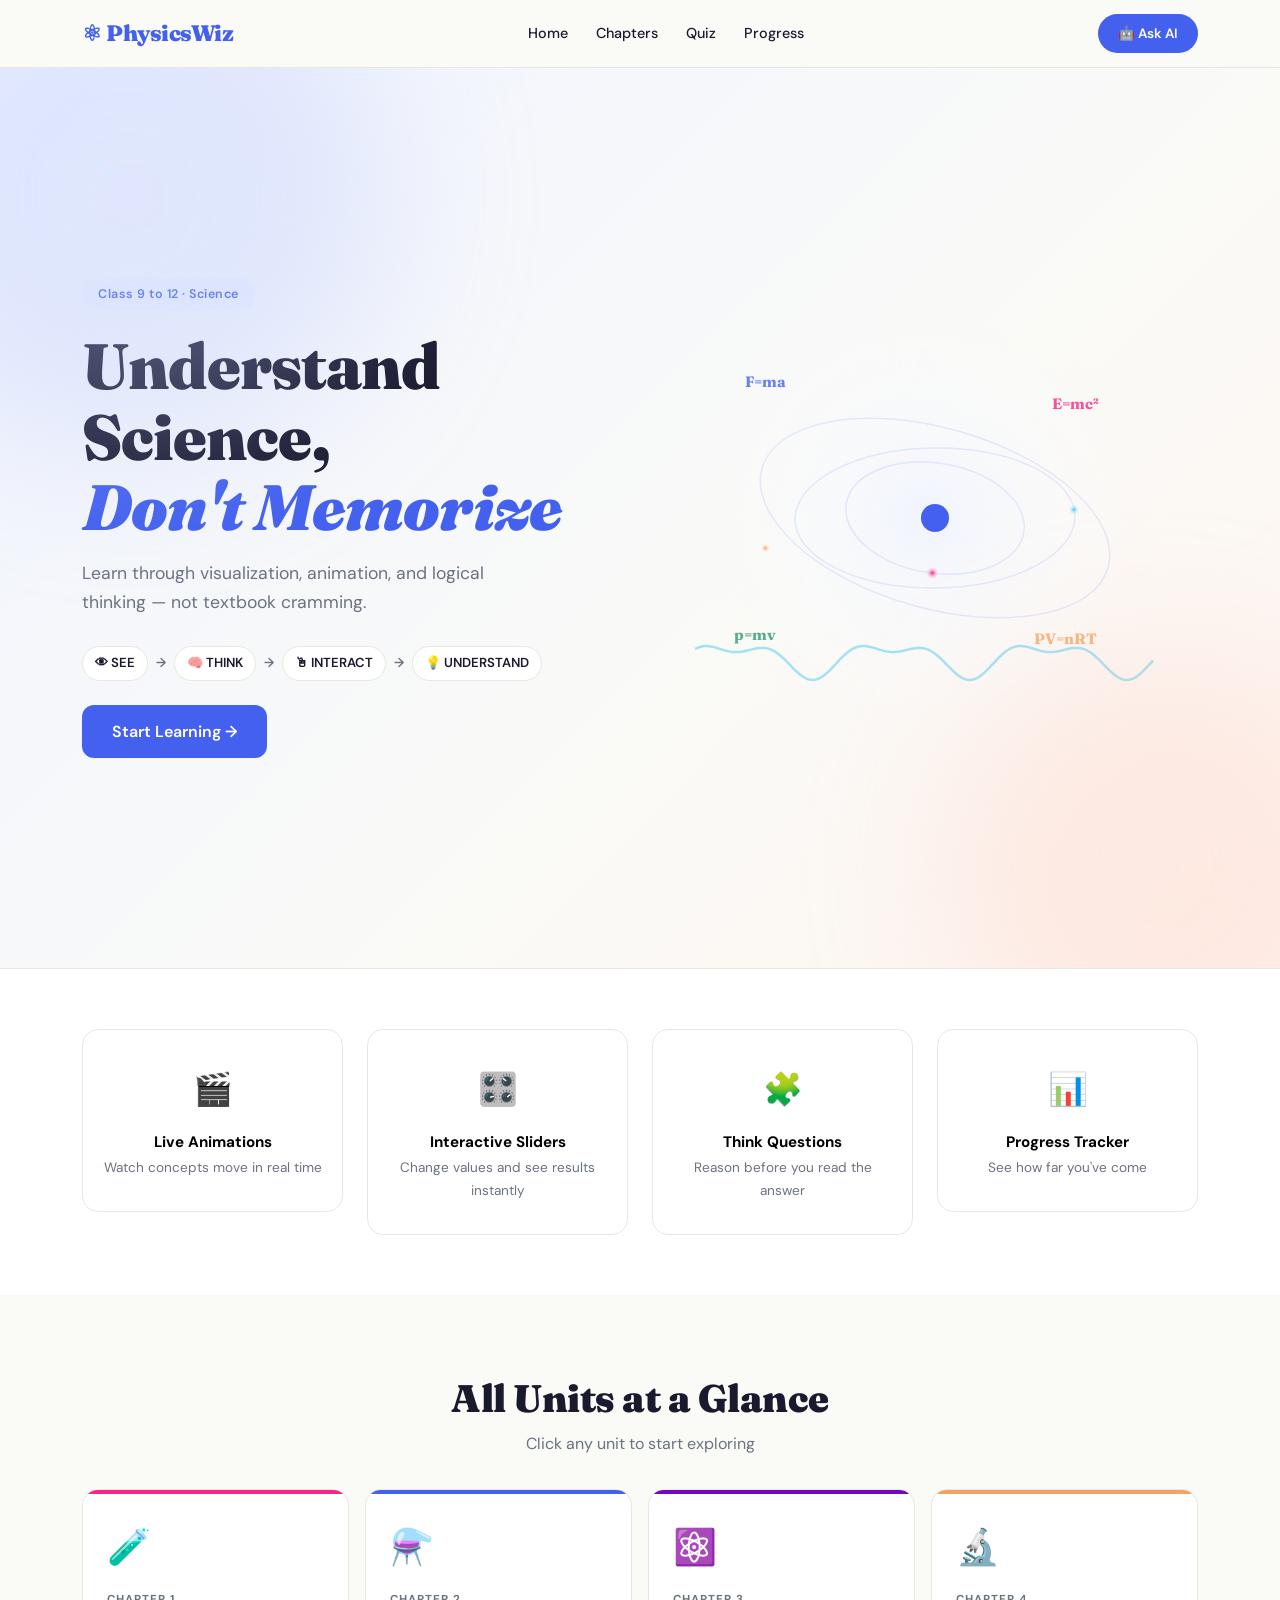
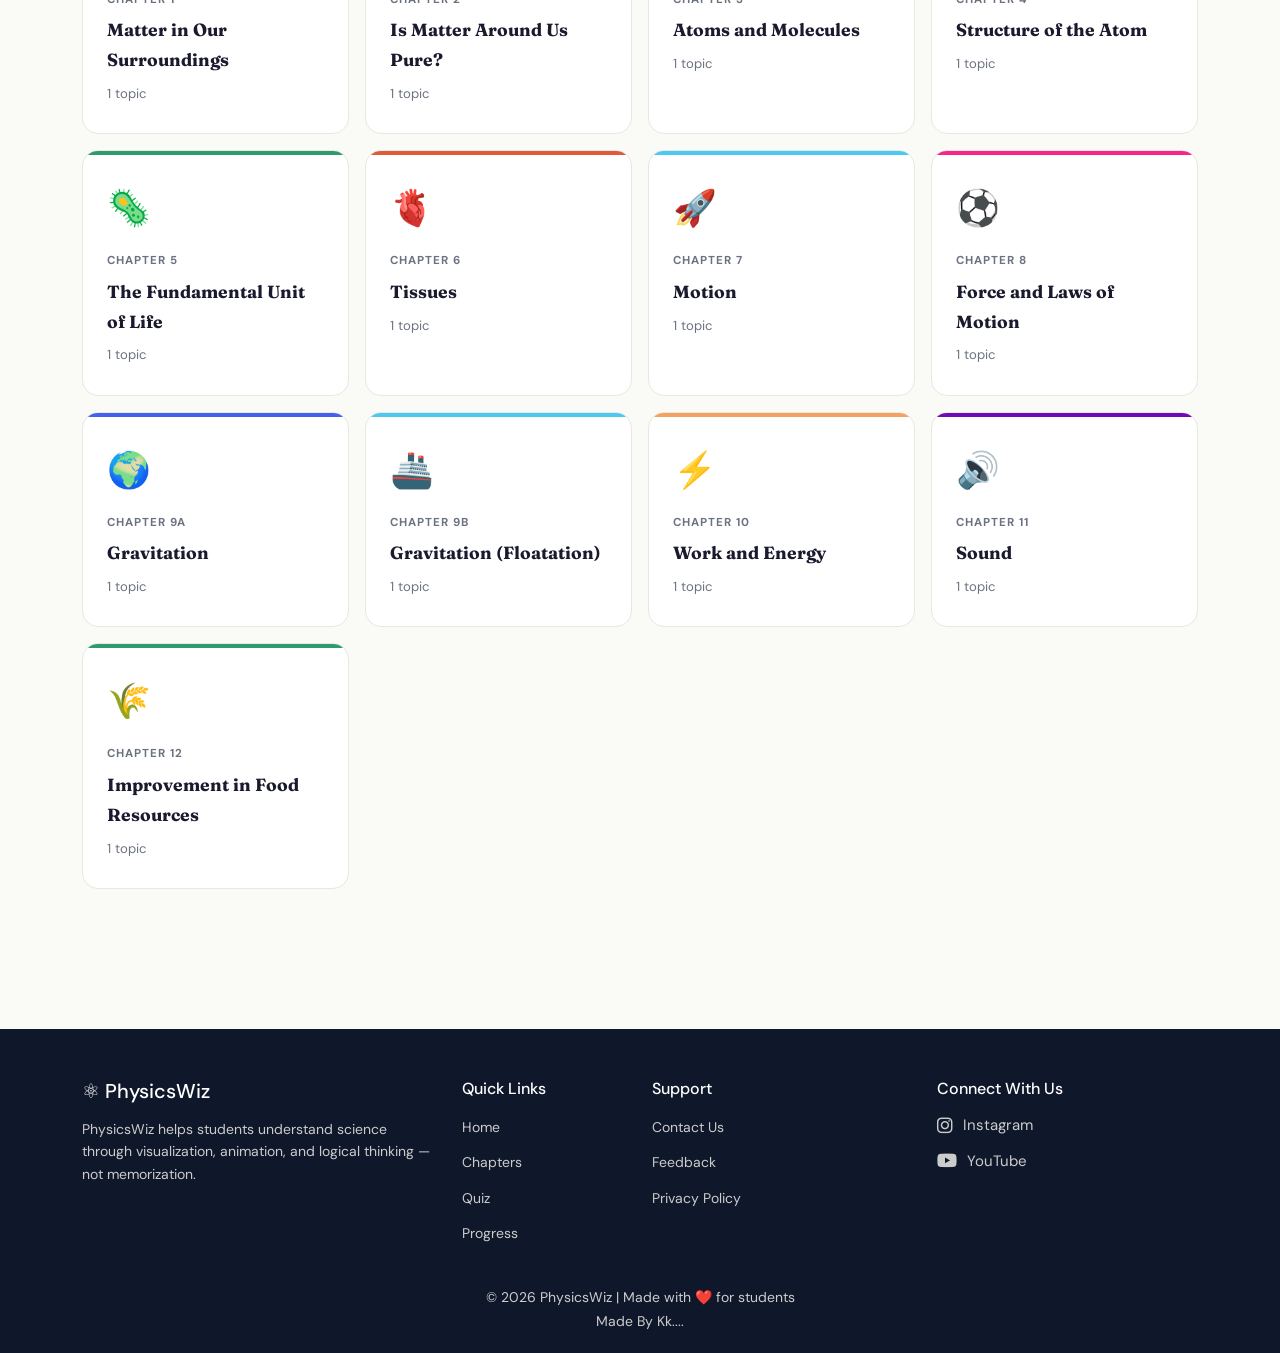
<file: Class9th/class_Ninth.html>
<!DOCTYPE html>
<html lang="en">

<head>
  <meta charset="UTF-8" />
  <meta name="viewport" content="width=device-width, initial-scale=1.0" />
  <title>PhysicsWiz — Understand, Don't Memorize</title>
  <link href="https://cdn.jsdelivr.net/npm/bootstrap@5.3.3/dist/css/bootstrap.min.css" rel="stylesheet" />
  <link
    href="https://fonts.googleapis.com/css2?family=Fraunces:ital,wght@0,400;0,700;0,900;1,400&family=DM+Sans:wght@300;400;500;600&display=swap"
    rel="stylesheet" />
  <link rel="stylesheet" href="class9th.css" />
  <link rel="stylesheet" href="https://cdnjs.cloudflare.com/ajax/libs/font-awesome/6.5.0/css/all.min.css">
</head>

<body>

  <!--Nav Bar -->

  <nav class="pw-nav" id="mainNav">
    <div class="container d-flex align-items-center justify-content-between">

      <a href="#" class="pw-brand" onclick="showPage('home')">⚛ PhysicsWiz</a>

      <!-- MOBILE MENU BUTTON -->
      <button class="menu-toggle" id="menuBtn" onclick="toggleMenu(event)">
        <i class="fas fa-bars"></i>
      </button>

      <!-- NAV LINKS -->
      <div class="nav-links" id="mobileMenu">
        <a href="#" onclick="showPage('home')">Home</a>
        <a href="#" onclick="showPage('units')">Chapters</a>
        <a href="#" onclick="showPage('quiz')">Quiz</a>
        <a href="#" onclick="showPage('progress')">Progress</a>
      </div>

      <button class="pw-ask-btn" onclick="openAskAI()">🤖 Ask AI</button>

    </div>
  </nav>

  <!-- ============================================================ HOME PAGE -->
  <div id="page-home" class="page active">

    <section class="hero-section">
      <div class="hero-blob blob1"></div>
      <div class="hero-blob blob2"></div>
      <div class="container">
        <div class="row align-items-center min-vh-100">
          <div class="col-lg-6">
            <div class="hero-badge">Class 9 to 12 · Science</div>
            <h1 class="hero-title">Understand Science,<br><em>Don't Memorize</em></h1>
            <p class="hero-sub">Learn through visualization, animation, and logical thinking — not textbook cramming.
            </p>
            <div class="hero-flow">
              <span>👁 SEE</span><span class="arrow">→</span>
              <span>🧠 THINK</span><span class="arrow">→</span>
              <span>🖱 INTERACT</span><span class="arrow">→</span>
              <span>💡 UNDERSTAND</span>
            </div>
            <button class="pw-btn-primary mt-4" onclick="showPage('units')">Start Learning →</button>
          </div>
          <div class="col-lg-6 d-none d-lg-flex justify-content-center">
            <canvas id="heroCanvas" width="460" height="380"></canvas>
          </div>
        </div>
      </div>
    </section>

    <!-- FEATURES -->
    <section class="features-section">
      <div class="container">
        <div class="row g-4">
          <div class="col-md-3 col-6">
            <div class="feat-card">
              <div class="feat-icon">🎬</div>
              <a class="feat-title" href="/B_features/Animation.html" style="text-decoration: none; color: black;">Live
                Animations</a>
              <div class="feat-desc">Watch concepts move in real time</div>
            </div>
          </div>
          <div class="col-md-3 col-6">
            <div class="feat-card">
              <div class="feat-icon">🎛️</div>
              <a class="feat-title" href="/B_features/Animation.html"
                style="text-decoration: none; color: black;">Interactive Sliders</a>
              <div class="feat-desc">Change values and see results instantly</div>
            </div>
          </div>
          <div class="col-md-3 col-6">
            <div class="feat-card">
              <div class="feat-icon">🧩</div>
              <a class="feat-title" href="/B_features/Animation.html" style="text-decoration: none; color: black;">Think
                Questions</a>
              <div class="feat-desc">Reason before you read the answer</div>
            </div>
          </div>
          <div class="col-md-3 col-6">
            <div class="feat-card">
              <div class="feat-icon">📊</div>
              <a class="feat-title" href="/B_features/Animation.html"
                style="text-decoration: none; color: black;">Progress Tracker</a>
              <div class="feat-desc">See how far you've come</div>
            </div>
          </div>
        </div>
      </div>
    </section>

    <!-- QUICK UNITS -->
    <section class="section-pad">
      <div class="container">
        <h2 class="section-heading text-center">All Units at a Glance</h2>
        <p class="section-sub text-center">Click any unit to start exploring</p>
        <div class="row g-3 mt-3" id="homeUnitGrid"></div>
      </div>
    </section>
  </div>

  <!-- ============================================================ UNITS PAGE -->
  <div id="page-units" class="page">
    <div class="page-hero">
      <div class="container">
        <h2 class="page-title">📚 All Chapters</h2>
        <p class="page-sub">Choose a chapter to begin your journey</p>
      </div>
    </div>
    <div class="container section-pad">
      <div class="row g-4" id="unitsGrid"></div>
    </div>
  </div>

  <!-- ============================================================ CONCEPT PAGE -->
  <div id="page-concept" class="page">
    <div class="container section-pad" id="conceptContent"></div>
  </div>

  <!-- ============================================================ QUIZ PAGE -->
  <div id="page-quiz" class="page">
    <div class="page-hero">
      <div class="container">
        <h2 class="page-title">🎯 Chapter Quiz</h2>
        <p class="page-sub">Test your understanding — instant feedback after each answer</p>
      </div>
    </div>
    <div class="container section-pad">
      <div class="row justify-content-center">
        <div class="col-lg-8">
          <div class="quiz-chapter-select mb-4">
            <label class="fw-600 mb-2 d-block">Choose Chapter:</label>
            <select class="pw-select" id="quizChapterSelect" onchange="loadQuiz()"></select>
          </div>
          <div id="quizContainer"></div>
        </div>
      </div>
    </div>
  </div>

  <!-- ============================================================ PROGRESS PAGE -->
  <div id="page-progress" class="page">
    <div class="page-hero">
      <div class="container">
        <h2 class="page-title">📈 My Progress</h2>
        <p class="page-sub">Track your learning journey</p>
      </div>
    </div>
    <div class="container section-pad">
      <div class="row g-4">
        <div class="col-lg-4">
          <div class="progress-card text-center">
            <div class="big-stat" id="progPercent">0%</div>
            <div class="stat-label">Overall Completion</div>
            <div class="pw-progress mt-3">
              <div class="pw-progress-bar" id="overallBar" style="width:0%"></div>
            </div>
          </div>
        </div>
        <div class="col-lg-4">
          <div class="progress-card text-center">
            <div class="big-stat" id="progTopics">0</div>
            <div class="stat-label">Topics Completed</div>
          </div>
        </div>
        <div class="col-lg-4">
          <div class="progress-card text-center">
            <div class="big-stat" id="progQuiz">0</div>
            <div class="stat-label">Quiz Score Points</div>
          </div>
        </div>
      </div>
      <div class="mt-5" id="progressDetails"></div>
      <div class="text-center mt-4">
        <button class="pw-btn-outline" onclick="resetProgress()">🔄 Reset Progress</button>
      </div>
    </div>
  </div>

  <!-- ============================================================ ASK AI MODAL -->
  <div class="pw-modal" id="askAIModal">
    <div class="pw-modal-box">
      <div class="pw-modal-head">
        <span>🤖 Ask PhysicsWiz AI</span>
        <button class="pw-modal-close" onclick="closeAskAI()">✕</button>
      </div>
      <div class="pw-modal-body">
        <p class="text-muted small mb-3">Ask any Class 10 or 12 Physics question — get a clear, simple explanation.</p>
        <div id="aiChat" class="ai-chat-box"></div>
        <div class="ai-input-row mt-3">
          <input type="text" id="aiInput" class="pw-input" placeholder="e.g. Why does current flow from + to −?"
            onkeydown="if(event.key==='Enter')sendAI()" />
          <button class="pw-btn-primary" onclick="sendAI()">Ask</button>
        </div>
      </div>
    </div>
  </div>

  <script src="https://cdn.jsdelivr.net/npm/bootstrap@5.3.3/dist/js/bootstrap.bundle.min.js"></script>
  <script src="data.js"></script>
  <script src="app.js"></script>


  <!-- ================= FOOTER ================= -->
  <footer class="pw-footer">

    <div class="container">
      <div class="row g-4">

        <!-- ABOUT -->
        <div class="col-md-4">
          <h5>⚛ PhysicsWiz</h5>
          <p>
            PhysicsWiz helps students understand science through
            visualization, animation, and logical thinking — not memorization.
          </p>
        </div>

        <!-- QUICK LINKS -->
        <div class="col-md-2">
          <h6>Quick Links</h6>
          <ul>
            <li><a href="#" onclick="showPage('home')">Home</a></li>
            <li><a href="#" onclick="showPage('units')">Chapters</a></li>
            <li><a href="#" onclick="showPage('quiz')">Quiz</a></li>
            <li><a href="#" onclick="showPage('progress')">Progress</a></li>
          </ul>
        </div>

        <!-- SUPPORT -->
        <div class="col-md-3">
          <h6>Support</h6>
          <ul>
            <li><a href="/Login.html">Contact Us</a></li>
            <li><a href="/Feedback.html">Feedback</a></li>
            <li><a href="/Privacy.html">Privacy Policy</a></li>
          </ul>
        </div>

        <!-- SOCIAL -->
        <div class="col-md-3">
          <h6>Connect With Us</h6>

          <div class="social-icons">
            <a href="https://www.instagram.com/vashistha_kk_?igsh=aXB6cnVmYXVwcDll" target="_blank"
              class="social-link insta">
              <i class="fab fa-instagram"></i> Instagram </a>

            <a href="https://youtube.com/@nangamerr?si=YR5rqwl-eV5WVRMB" target="_blank" class="social-link yt">
              <i class="fab fa-youtube"></i> YouTube
            </a>
          </div>
        </div>

        <div class="text-center small">
          © 2026 PhysicsWiz | Made with ❤️ for students <br> Made By Kk....
        </div>
      </div>

  </footer>
</body>

</html>
</file>
<file: style.css>
/* ============================================================
   PHYSICSWIZ — STYLESHEET
   Aesthetic: Warm Scientific — cream backgrounds, indigo accents,
   Fraunces serif display, clean DM Sans body
   ============================================================ */

:root {
  --ink: #1a1a2e;
  --accent: #4361ee;
  --accent2: #f72585;
  --accent3: #4cc9f0;
  --gold: #f4a261;
  --cream: #fafaf7;
  --card: #ffffff;
  --border: #e8e8e0;
  --muted: #6b7280;
  --success: #2d9b6f;
  --warn: #e05b3c;
  --radius: 16px;
  --shadow: 0 4px 24px rgba(67, 97, 238, 0.08);
}

*,
*::before,
*::after {
  box-sizing: border-box;
  margin: 0;
  padding: 0;
}

body {
  font-family: 'DM Sans', sans-serif;
  background: var(--cream);
  color: var(--ink);
  line-height: 1.7;
  padding-top: 68px;
}

/* ---- NAV ---- */
.pw-nav {
  position: fixed;
  top: 0;
  left: 0;
  right: 0;
  z-index: 999;
  background: rgba(250, 250, 247, 0.92);
  backdrop-filter: blur(14px);
  border-bottom: 1px solid var(--border);
  height: 68px;
  display: flex;
  align-items: center;
}

.pw-nav .container {
  height: 100%;
}

.pw-brand {
  font-family: 'Fraunces', serif;
  font-weight: 900;
  font-size: 1.4rem;
  color: var(--accent);
  text-decoration: none;
  letter-spacing: -0.5px;
}

.nav-links a {
  color: var(--ink);
  text-decoration: none;
  font-weight: 500;
  font-size: 0.9rem;
  transition: color 0.2s;
}

.nav-links a:hover {
  color: var(--accent);
}

.pw-ask-btn {
  background: var(--accent);
  color: #fff;
  border: none;
  border-radius: 100px;
  padding: 8px 20px;
  font-size: 0.85rem;
  font-weight: 600;
  cursor: pointer;
  transition: background 0.2s, transform 0.1s;
  font-family: 'DM Sans', sans-serif;
}

.pw-ask-btn:hover {
  background: #3251d4;
  transform: translateY(-1px);
}

/* ---- PAGES ---- */
.page {
  display: none;
}

.page.active {
  display: block;
}

/* ---- HERO ---- */
.hero-section {
  position: relative;
  overflow: hidden;
  background: linear-gradient(135deg, #f0f4ff 0%, #fafaf7 60%, #fff5f0 100%);
  min-height: 100vh;
  display: flex;
  align-items: center;
}

.hero-blob {
  position: absolute;
  border-radius: 50%;
  filter: blur(80px);
  opacity: 0.35;
}

.blob1 {
  width: 500px;
  height: 500px;
  background: radial-gradient(circle, #c7d7fd, #a5b4fc);
  top: -120px;
  left: -120px;
}

.blob2 {
  width: 400px;
  height: 400px;
  background: radial-gradient(circle, #fde8d8, #fca89a);
  bottom: -100px;
  right: -80px;
}

.hero-badge {
  display: inline-block;
  background: #eef2ff;
  color: var(--accent);
  border-radius: 100px;
  padding: 6px 16px;
  font-size: 0.78rem;
  font-weight: 600;
  letter-spacing: 0.5px;
  margin-bottom: 20px;
}

.hero-title {
  font-family: 'Fraunces', serif;
  font-size: clamp(2.4rem, 5vw, 4rem);
  font-weight: 900;
  line-height: 1.1;
  letter-spacing: -1px;
  margin-bottom: 16px;
}

.hero-title em {
  color: var(--accent);
  font-style: italic;
}

.hero-sub {
  font-size: 1.1rem;
  color: var(--muted);
  max-width: 440px;
  margin-bottom: 28px;
}

.hero-flow {
  display: flex;
  align-items: center;
  flex-wrap: wrap;
  gap: 8px;
  font-size: 0.82rem;
  font-weight: 600;
  color: var(--ink);
}

.hero-flow span:not(.arrow) {
  background: #fff;
  border: 1px solid var(--border);
  border-radius: 100px;
  padding: 5px 12px;
}

.hero-flow .arrow {
  color: var(--muted);
}

/* ---- BUTTONS ---- */
.pw-btn-primary {
  background: var(--accent);
  color: #fff;
  border: none;
  border-radius: 12px;
  padding: 13px 30px;
  font-size: 1rem;
  font-weight: 600;
  cursor: pointer;
  transition: all 0.2s;
  font-family: 'DM Sans', sans-serif;
  display: inline-block;
  text-decoration: none;
}

.pw-btn-primary:hover {
  background: #3251d4;
  transform: translateY(-2px);
  box-shadow: 0 8px 24px rgba(67, 97, 238, 0.25);
}

.pw-btn-outline {
  background: transparent;
  color: var(--accent);
  border: 2px solid var(--accent);
  border-radius: 12px;
  padding: 11px 28px;
  font-size: 0.95rem;
  font-weight: 600;
  cursor: pointer;
  transition: all 0.2s;
  font-family: 'DM Sans', sans-serif;
}

.pw-btn-outline:hover {
  background: var(--accent);
  color: #fff;
}

/* ---- FEATURES ---- */
.features-section {
  background: #fff;
  padding: 60px 0;
  border-top: 1px solid var(--border);
}

.feat-card {
  text-align: center;
  padding: 32px 20px;
  border-radius: var(--radius);
  border: 1px solid var(--border);
  transition: box-shadow 0.2s, transform 0.2s;
}

.feat-card:hover {
  box-shadow: var(--shadow);
  transform: translateY(-4px);
}

.feat-icon {
  font-size: 2rem;
  margin-bottom: 12px;
}

.feat-title {
  font-weight: 700;
  font-size: 0.95rem;
  margin-bottom: 4px;
}

.feat-desc {
  color: var(--muted);
  font-size: 0.85rem;
}

/* ---- SECTION ---- */
.section-pad {
  padding: 80px 0;
}

.section-heading {
  font-family: 'Fraunces', serif;
  font-size: clamp(1.8rem, 3vw, 2.6rem);
  font-weight: 900;
  letter-spacing: -0.5px;
}

.section-sub {
  color: var(--muted);
  font-size: 1rem;
}

/* ---- PAGE HERO ---- */
.page-hero {
  background: linear-gradient(135deg, #eef2ff 0%, #fafaf7 100%);
  padding: 60px 0 40px;
  border-bottom: 1px solid var(--border);
  margin-bottom: 0;
}

.page-title {
  font-family: 'Fraunces', serif;
  font-size: clamp(1.8rem, 4vw, 2.8rem);
  font-weight: 900;
  letter-spacing: -0.5px;
}

.page-sub {
  color: var(--muted);
  font-size: 1rem;
  margin-top: 6px;
}

/* ---- UNIT CARDS ---- */
.unit-card {
  background: var(--card);
  border-radius: var(--radius);
  border: 1px solid var(--border);
  padding: 28px 24px;
  cursor: pointer;
  transition: box-shadow 0.2s, transform 0.2s, border-color 0.2s;
  height: 100%;
  position: relative;
  overflow: hidden;
}

.unit-card::before {
  content: '';
  position: absolute;
  top: 0;
  left: 0;
  right: 0;
  height: 4px;
  border-radius: var(--radius) var(--radius) 0 0;
  background: var(--unit-color, var(--accent));
}

.unit-card:hover {
  box-shadow: 0 8px 32px rgba(44, 176, 221, 0.44);
  transform: translateY(-4px);
  border-color: var(--accent);
}

.unit-emoji {
  font-size: 2.2rem;
  margin-bottom: 12px;
}

.unit-num {
  font-size: 0.72rem;
  font-weight: 700;
  color: var(--muted);
  letter-spacing: 1px;
  text-transform: uppercase;
  margin-bottom: 6px;
}

.unit-title {
  font-family: 'Fraunces', serif;
  font-size: 1.1rem;
  font-weight: 700;
  margin-bottom: 8px;
}

.unit-topics {
  font-size: 0.82rem;
  color: var(--muted);
}

.unit-done-badge {
  display: inline-block;
  background: #dcfce7;
  color: var(--success);
  border-radius: 100px;
  padding: 2px 10px;
  font-size: 0.72rem;
  font-weight: 700;
  margin-top: 10px;
}

.unit-locked {
  opacity: 0.5;
  pointer-events: none;
}

/* ---- CONCEPT PAGE ---- */
.concept-header {
  margin-bottom: 48px;
}

.concept-badge {
  display: inline-block;
  background: #eef2ff;
  color: var(--accent);
  border-radius: 100px;
  padding: 5px 14px;
  font-size: 0.75rem;
  font-weight: 700;
  letter-spacing: 0.5px;
  margin-bottom: 16px;
}

.concept-title {
  font-family: 'Fraunces', serif;
  font-size: clamp(2rem, 4vw, 3rem);
  font-weight: 900;
  letter-spacing: -0.5px;
}

/* STEP CARD */
.step-card {
  background: var(--card);
  border-radius: var(--radius);
  border: 1px solid var(--border);
  padding: 32px;
  margin-bottom: 28px;
  box-shadow: 0 2px 12px rgba(0, 0, 0, 0.04);
}

.step-label {
  display: flex;
  align-items: center;
  gap: 10px;
  font-size: 0.78rem;
  font-weight: 700;
  letter-spacing: 1px;
  text-transform: uppercase;
  color: var(--muted);
  margin-bottom: 16px;
}

.step-num {
  width: 28px;
  height: 28px;
  border-radius: 50%;
  background: var(--accent);
  color: #fff;
  display: flex;
  align-items: center;
  justify-content: center;
  font-size: 0.75rem;
  font-weight: 800;
  flex-shrink: 0;
}

.step-question {
  font-family: 'Fraunces', serif;
  font-size: 1.4rem;
  font-weight: 700;
  color: var(--ink);
  line-height: 1.4;
}

.step-explanation {
  font-size: 1rem;
  line-height: 1.85;
  color: #374151;
}

.step-explanation strong {
  color: var(--accent);
}

/* THINK BOX */
.think-box {
  background: linear-gradient(135deg, #fff9f0, #fff5e4);
  border: 2px solid var(--gold);
  border-radius: var(--radius);
  padding: 24px;
  margin-bottom: 0;
}

.think-box .think-label {
  font-weight: 700;
  color: #c47b1e;
  font-size: 0.85rem;
  letter-spacing: 0.5px;
  margin-bottom: 10px;
  display: flex;
  align-items: center;
  gap: 6px;
}

.think-box .think-q {
  font-family: 'Fraunces', serif;
  font-size: 1.15rem;
  font-weight: 700;
  color: var(--ink);
}

.think-reveal-btn {
  margin-top: 14px;
  background: var(--gold);
  color: #fff;
  border: none;
  border-radius: 8px;
  padding: 8px 20px;
  font-size: 0.85rem;
  font-weight: 600;
  cursor: pointer;
  font-family: 'DM Sans', sans-serif;
  transition: background 0.2s;
}

.think-reveal-btn:hover {
  background: #e08c2f;
}

.think-answer {
  display: none;
  margin-top: 14px;
  background: #fff;
  border-radius: 10px;
  padding: 16px;
  font-size: 0.92rem;
  line-height: 1.7;
  border-left: 3px solid var(--gold);
  color: #374151;
}

/* CANVAS CONTAINER */
.viz-box {
  background: #f8faff;
  border: 1px solid #dde4fd;
  border-radius: var(--radius);
  padding: 20px;
  text-align: center;
  margin-bottom: 0;
}

.viz-box canvas {
  max-width: 100%;
  border-radius: 10px;
}

.viz-label {
  font-size: 0.78rem;
  color: var(--muted);
  margin-top: 10px;
}

/* INTERACTIVE BOX */
.interact-box {
  background: linear-gradient(135deg, #f0f4ff, #fafaf7);
  border: 1px solid var(--border);
  border-radius: var(--radius);
  padding: 28px;
}

.interact-box label {
  font-weight: 600;
  font-size: 0.9rem;
}

.pw-slider {
  -webkit-appearance: none;
  appearance: none;
  width: 100%;
  height: 6px;
  border-radius: 3px;
  background: #dde4fd;
  outline: none;
  cursor: pointer;
}

.pw-slider::-webkit-slider-thumb {
  -webkit-appearance: none;
  width: 22px;
  height: 22px;
  border-radius: 50%;
  background: var(--accent);
  cursor: pointer;
  box-shadow: 0 2px 8px rgba(67, 97, 238, 0.3);
}

.interact-result {
  background: #fff;
  border-radius: 10px;
  padding: 16px 20px;
  margin-top: 16px;
  font-size: 1rem;
  font-weight: 600;
  color: var(--ink);
  border: 1px solid var(--border);
  min-height: 52px;
  transition: all 0.3s;
}

/* SUMMARY BOX */
.summary-box {
  background: linear-gradient(135deg, #f0fdf4, #f0f4ff);
  border: 1px solid #c6f6d5;
  border-radius: var(--radius);
  padding: 28px;
}

.summary-box h5 {
  font-family: 'Fraunces', serif;
  font-weight: 700;
  margin-bottom: 14px;
  color: var(--success);
}

.summary-box ul {
  margin: 0;
  padding-left: 20px;
}

.summary-box li {
  margin-bottom: 8px;
  font-size: 0.95rem;
  color: #374151;
}

/* MARK DONE BTN */
.mark-done-btn {
  background: var(--success);
  color: #fff;
  border: none;
  border-radius: 12px;
  padding: 13px 30px;
  font-size: 1rem;
  font-weight: 600;
  cursor: pointer;
  font-family: 'DM Sans', sans-serif;
  transition: all 0.2s;
}

.mark-done-btn:hover {
  background: #258a5f;
  transform: translateY(-1px);
}

.mark-done-btn.done {
  background: #6b7280;
  cursor: default;
  transform: none;
}

/* ---- QUIZ ---- */
.pw-select {
  width: 100%;
  padding: 12px 16px;
  border-radius: 10px;
  border: 1.5px solid var(--border);
  background: #fff;
  font-family: 'DM Sans', sans-serif;
  font-size: 0.95rem;
  color: var(--ink);
  outline: none;
  cursor: pointer;
}

.quiz-card {
  background: var(--card);
  border-radius: var(--radius);
  border: 1px solid var(--border);
  padding: 28px;
  margin-bottom: 24px;
  box-shadow: 0 2px 12px rgba(0, 0, 0, 0.04);
}

.quiz-q-num {
  font-size: 0.75rem;
  font-weight: 700;
  color: var(--muted);
  letter-spacing: 1px;
  text-transform: uppercase;
  margin-bottom: 10px;
}

.quiz-question {
  font-family: 'Fraunces', serif;
  font-size: 1.15rem;
  font-weight: 700;
  margin-bottom: 20px;
}

.quiz-option {
  display: block;
  width: 100%;
  background: #f9f9f9;
  border: 2px solid var(--border);
  border-radius: 10px;
  padding: 12px 18px;
  text-align: left;
  font-size: 0.92rem;
  font-weight: 500;
  cursor: pointer;
  margin-bottom: 10px;
  font-family: 'DM Sans', sans-serif;
  color: var(--ink);
  transition: border-color 0.2s, background 0.2s;
}

.quiz-option:hover:not(:disabled) {
  border-color: var(--accent);
  background: #eef2ff;
}

.quiz-option.correct {
  border-color: var(--success);
  background: #f0fdf4;
  color: var(--success);
}

.quiz-option.wrong {
  border-color: var(--warn);
  background: #fff5f0;
  color: var(--warn);
}

.quiz-explanation {
  display: none;
  margin-top: 14px;
  background: #f8f9ff;
  border-radius: 10px;
  padding: 14px;
  font-size: 0.88rem;
  line-height: 1.7;
  border-left: 3px solid var(--accent);
  color: #374151;
}

/* ---- PROGRESS ---- */
.progress-card {
  background: var(--card);
  border-radius: var(--radius);
  border: 1px solid var(--border);
  padding: 36px 24px;
  box-shadow: var(--shadow);
}

.big-stat {
  font-family: 'Fraunces', serif;
  font-size: 3.5rem;
  font-weight: 900;
  color: var(--accent);
  line-height: 1;
}

.stat-label {
  color: var(--muted);
  font-size: 0.9rem;
  margin-top: 8px;
}

.pw-progress {
  height: 8px;
  background: #e8e8e0;
  border-radius: 4px;
  overflow: hidden;
}

.pw-progress-bar {
  height: 100%;
  background: linear-gradient(90deg, var(--accent), var(--accent3));
  border-radius: 4px;
  transition: width 0.8s ease;
}

.progress-topic-row {
  display: flex;
  align-items: center;
  justify-content: space-between;
  padding: 12px 0;
  border-bottom: 1px solid var(--border);
  gap: 12px;
}

.progress-topic-name {
  font-size: 0.92rem;
  font-weight: 500;
}

.progress-topic-status {
  font-size: 0.78rem;
  font-weight: 700;
  padding: 3px 12px;
  border-radius: 100px;
}

.status-done {
  background: #dcfce7;
  color: var(--success);
}

.status-pending {
  background: #f3f4f6;
  color: var(--muted);
}

/* ---- AI MODAL ---- */
.pw-modal {
  display: none;
  position: fixed;
  inset: 0;
  z-index: 9999;
  background: rgba(26, 26, 46, 0.5);
  backdrop-filter: blur(4px);
  align-items: flex-end;
  justify-content: center;
  padding: 20px;
}

.pw-modal.open {
  display: flex;
  align-items: center;
}

.pw-modal-box {
  background: #fff;
  border-radius: 20px;
  width: 100%;
  max-width: 560px;
  box-shadow: 0 24px 80px rgba(0, 0, 0, 0.2);
  animation: slideUp 0.3s ease;
}

@keyframes slideUp {
  from {
    transform: translateY(40px);
    opacity: 0;
  }

  to {
    transform: none;
    opacity: 1;
  }
}

.pw-modal-head {
  display: flex;
  align-items: center;
  justify-content: space-between;
  padding: 20px 24px;
  border-bottom: 1px solid var(--border);
  font-weight: 700;
  font-size: 1rem;
}

.pw-modal-close {
  background: none;
  border: none;
  font-size: 1.1rem;
  cursor: pointer;
  color: var(--muted);
  padding: 4px 8px;
}

.pw-modal-body {
  padding: 20px 24px;
}

.ai-chat-box {
  height: 260px;
  overflow-y: auto;
  background: #f9f9f9;
  border-radius: 12px;
  padding: 14px;
  display: flex;
  flex-direction: column;
  gap: 10px;
}

.ai-msg {
  border-radius: 10px;
  padding: 10px 14px;
  font-size: 0.88rem;
  line-height: 1.65;
  max-width: 90%;
}

.ai-msg.user {
  background: var(--accent);
  color: #fff;
  align-self: flex-end;
}

.ai-msg.bot {
  background: #fff;
  border: 1px solid var(--border);
  align-self: flex-start;
}

.ai-msg.thinking {
  color: var(--muted);
  font-style: italic;
}

.ai-input-row {
  display: flex;
  gap: 10px;
}

.pw-input {
  flex: 1;
  padding: 11px 16px;
  border-radius: 10px;
  border: 1.5px solid var(--border);
  font-family: 'DM Sans', sans-serif;
  font-size: 0.92rem;
  outline: none;
  color: var(--ink);
}

.pw-input:focus {
  border-color: var(--accent);
}

.fw-600 {
  font-weight: 600;
}

/* ---- CANVAS HERO ---- */
#heroCanvas {
  border-radius: 20px;
}

/* ---- BACK BTN ---- */
.back-btn {
  display: inline-flex;
  align-items: center;
  gap: 6px;
  color: var(--muted);
  font-size: 0.88rem;
  font-weight: 600;
  cursor: pointer;
  margin-bottom: 32px;
  text-decoration: none;
  background: none;
  border: none;
  padding: 0;
  font-family: 'DM Sans', sans-serif;
  transition: color 0.2s;
}

.back-btn:hover {
  color: var(--accent);
}

/* ---- RESPONSIVE ---- */
@media (max-width: 768px) {
  .hero-section {
    padding-top: 24px;
  }

  .section-pad {
    padding: 50px 0;
  }

  .step-card {
    padding: 22px 18px;
  }
}

/* ---- TOPIC NAV ---- */
.topic-nav {
  display: flex;
  gap: 10px;
  flex-wrap: wrap;
  margin-bottom: 32px;
}

.topic-tab {
  background: #fff;
  border: 1.5px solid var(--border);
  border-radius: 100px;
  padding: 7px 18px;
  font-size: 0.82rem;
  font-weight: 600;
  cursor: pointer;
  transition: all 0.2s;
  font-family: 'DM Sans', sans-serif;
  color: var(--ink);
}

.topic-tab.active,
.topic-tab:hover {
  background: var(--accent);
  border-color: var(--accent);
  color: #fff;
}

/* ---- OHMS GRAPH ---- */
.graph-label {
  font-size: 0.75rem;
  fill: var(--muted);
}

/* ---- FORMULA BOX ---- */
.formula-box {
  background: #f8f9ff;
  border: 1px solid #dde4fd;
  border-radius: 12px;
  padding: 16px 24px;
  text-align: center;
  font-family: 'Fraunces', serif;
  font-size: 1.5rem;
  font-weight: 700;
  color: var(--accent);
  margin: 16px 0;
  letter-spacing: 1px;
}

/* ================= FOOTER ================= */
.pw-footer {
  background: #0f172a;
  color: #ccc;
  padding: 50px 0 20px;
  margin-top: 60px;
}

.pw-footer h5,
.pw-footer h6 {
  color: #fff;
  margin-bottom: 15px;
}

.pw-footer p {
  font-size: 14px;
  line-height: 1.6;
}

.pw-footer ul {
  list-style: none;
  padding: 0;
}

.pw-footer ul li {
  margin-bottom: 8px;
}

.pw-footer ul li a {
  color: #ccc;
  text-decoration: none;
  font-size: 14px;
}

.pw-footer ul li a:hover {
  color: #fff;
}

.social-icons {
  display: flex;
  flex-direction: column;
  gap: 10px;
}

.social-link {
  text-decoration: none;
  font-size: 15px;
  display: flex;
  align-items: center;
  gap: 10px;
  color: #ccc;
  transition: 0.3s;
}

/* ICON SIZE */
.social-link i {
  font-size: 18px;
}

/* HOVER COLORS */
.social-link.insta:hover {
  color: #e1306c;
}

.social-link.yt:hover {
  color: #ff0000;
}

.pw-footer hr {
  border-color: rgba(255, 255, 255, 0.1);
  margin: 25px 0;
}

/* =========================================================
   RESPONSIVE DESIGN
   Sirf responsive improvements — koi class/id change nahi
   ========================================================= */

/* ---------- LARGE TABLETS ---------- */
@media (max-width: 992px) {

  .hero-section {
    min-height: auto;
    padding: 90px 0 70px;
    text-align: center;
  }

  .hero-sub {
    margin-left: auto;
    margin-right: auto;
  }

  .hero-flow {
    justify-content: center;
  }

  .pw-btn-primary,
  .pw-btn-outline {
    width: auto;
  }

  #heroCanvas {
    width: 100%;
    max-width: 380px;
    height: auto;
    margin-top: 40px;
  }

  .step-question {
    font-size: 1.2rem;
  }

  .concept-title {
    font-size: 2.2rem;
  }

  .big-stat {
    font-size: 3rem;
  }

  .progress-topic-row {
    flex-direction: column;
    align-items: flex-start;
  }

  .social-icons {
    flex-direction: row;
    flex-wrap: wrap;
  }
}

.nav-links {
  display: flex;
  align-items: center;
  gap: 28px;
}


/* ---------- TABLETS ---------- */
@media (max-width: 768px) {

  body {
    padding-top: 62px;
  }

  .pw-nav {
    height: auto;
    padding: 12px 0;
  }

  .pw-nav .container {
    gap: 12px;
    flex-wrap: wrap;
  }

  .pw-brand {
    font-size: 1.2rem;
  }

  .nav-links {
    width: 100%;
    justify-content: center;
    flex-wrap: wrap;
    gap: 14px !important;
  }

  .nav-links a {
    font-size: 0.85rem;
  }

  .pw-ask-btn {
    padding: 8px 16px;
    font-size: 0.8rem;
  }

  .hero-section {
    padding-top: 100px;
    text-align: center;
  }

  .hero-title {
    font-size: 2.5rem;
    line-height: 1.2;
  }

  .hero-sub {
    font-size: 1rem;
    max-width: 100%;
  }

  .hero-flow {
    justify-content: center;
    gap: 6px;
  }

  .hero-flow span:not(.arrow) {
    font-size: 0.72rem;
    padding: 5px 10px;
  }

  .features-section {
    padding: 45px 0;
  }

  .feat-card {
    padding: 24px 16px;
  }

  .section-pad {
    padding: 50px 0;
  }

  .page-title {
    font-size: 2rem;
  }

  .page-sub {
    font-size: 0.92rem;
  }

  .concept-title {
    font-size: 1.9rem;
  }

  .step-card {
    padding: 22px 18px;
  }

  .step-question {
    font-size: 1.1rem;
  }

  .step-explanation {
    font-size: 0.94rem;
  }

  .think-box,
  .interact-box,
  .summary-box {
    padding: 20px;
  }

  .formula-box {
    font-size: 1.2rem;
    padding: 14px;
  }

  .quiz-card {
    padding: 22px 18px;
  }

  .quiz-question {
    font-size: 1rem;
  }

  .progress-card {
    padding: 28px 18px;
  }

  .big-stat {
    font-size: 2.6rem;
  }

  .pw-modal-box {
    border-radius: 16px;
  }

  .pw-modal-body,
  .pw-modal-head {
    padding: 18px;
  }

  .ai-chat-box {
    height: 220px;
  }

  .ai-input-row {
    flex-direction: column;
  }

  .ai-input-row button {
    width: 100%;
  }

  .pw-footer {
    text-align: center;
  }

  .social-icons {
    justify-content: center;
    align-items: center;
  }
}


/* ---------- MOBILE ---------- */
/* MOBILE MENU */
.menu-toggle {
  display: none;
  background: none;
  border: none;
  font-size: 1.4rem;
  color: var(--accent);
  cursor: pointer;
}

/* MOBILE RESPONSIVE NAV */
/* MOBILE MENU BUTTON */
.menu-toggle {
  display: none;
  background: white;
  border: none;
  font-size: 1.5rem;
  color: var(--accent);
  cursor: pointer;
  z-index: 10001;
  position: relative;
}

/* MOBILE NAV */
@media (max-width: 768px) {

  .menu-toggle {
    display: block;
  }

@media (max-width: 768px) {
  .nav-links {
    position: fixed;
    top: 0;
    right: -260px;
    width: 240px;
    height: 100vh;
    background: white;
    display: flex;
    flex-direction: column;
    align-items: flex-start;
    justify-content: flex-start;
    padding: 100px 24px 24px;
    gap: 22px;
    box-shadow: -5px 0 25px rgba(0, 0, 0, 0.08);
    transition: right 0.3s ease;
    z-index: 1000;
  }

  .nav-links.active {
    right: 0;
  }
}

  .nav-links a {
    font-size: 1rem;
    font-weight: 600;
  }

  .pw-ask-btn {
    display: none;
  }
}

/* ---------- EXTRA SMALL DEVICES ---------- */
@media (max-width: 400px) {

  .hero-title {
    font-size: 1.7rem;
  }

  .hero-flow {
    flex-direction: column;
  }

  .hero-flow .arrow {
    display: none;
  }

  .pw-brand {
    font-size: 1rem;
  }

  .pw-ask-btn {
    width: 100%;
  }

  .section-heading {
    font-size: 1.5rem;
  }

  .page-title {
    font-size: 1.6rem;
  }

  .concept-title {
    font-size: 1.4rem;
  }

  .step-card,
  .quiz-card,
  .progress-card {
    padding: 18px 14px;
  }

  .big-stat {
    font-size: 2rem;
  }
}

/* =================================================
   MOBILE ONLY SINGLE COLUMN FIX
   Laptop/Desktop bilkul same rahega
================================================= */

/* ONLY MOBILE SCREEN */
@media (max-width: 768px) {

  /* Bootstrap grid override */
  .row {
    display: block !important;
    margin: 0 !important;
  }

  .col,
  .col-6,
  .col-md-3,
  .col-md-4,
  .col-lg-3,
  .col-lg-6,
  .col-md-2,
  .col-md-4,
  .col-md-3 {
    width: 100% !important;
    max-width: 100% !important;
    flex: 0 0 100% !important;
  }

  /* HERO */
  .hero-section {
    text-align: center;
    padding: 40px 15px;
  }

  .hero-title {
    font-size: 2rem !important;
    line-height: 1.3;
  }

  .hero-sub {
    font-size: 1rem;
  }

  .hero-flow {
    display: flex;
    flex-direction: column;
    gap: 8px;
  }

  /* Hide arrows on mobile */
  .hero-flow .arrow {
    display: none;
  }

  /* Canvas hide */
  #heroCanvas {
    display: none !important;
  }

  /* FEATURES */
  .features-section .feat-card {
    width: 100%;
    margin-bottom: 14px;
  }

  /* UNITS */
  #homeUnitGrid,
  #unitsGrid {
    display: block !important;
  }

  #homeUnitGrid>div,
  #unitsGrid>div {
    width: 100% !important;
    margin-bottom: 14px;
  }

  /* QUIZ */
  #quizContainer {
    width: 100% !important;
  }

  /* PROGRESS */
  .progress-card {
    width: 100% !important;
    margin-bottom: 15px;
  }

  /* FOOTER */
  .pw-footer {
    text-align: center;
    padding: 35px 15px;
  }

  .pw-footer .row {
    display: block !important;
  }

  .pw-footer .col-md-4,
  .pw-footer .col-md-3,
  .pw-footer .col-md-2 {
    width: 100% !important;
    margin-bottom: 20px;
  }

  /* MODAL */
  .pw-modal-box {
    width: 95% !important;
  }

  /* NAVBAR */
  /* NAVBAR */
  .pw-nav {
    flex-wrap: wrap;
    padding: 10px 15px;
  }

  .pw-nav .container {
    width: 100%;
  }

  .pw-nav-links {
    width: 100%;
    display: flex;
    flex-direction: column;
    gap: 10px;
    margin-top: 12px;
  }

  .pw-nav-links a {
    width: 100%;
    text-align: center;
  }

  .pw-ask-btn {
    display: block !important;
    width: 100%;
    margin-top: 10px;
  }
}
</file>
<file: Animation.css>
/* =====================================================
   PHYSICSWIZ — FEATURES HUB
   ===================================================== */
:root {
    --bg: #04060f;
    --s: rgba(255, 255, 255, 0.05);
    --card: rgba(255, 255, 255, 0.07);
    --b: rgba(255, 255, 255, 0.1);
    --c1: #00d4ff;
    --c2: #a855f7;
    --c3: #f472b6;
    --c4: #fbbf24;
    --c5: #10b981;
    --text: #e2e8f0;
    --muted: #94a3b8;
    --r: 14px;
}

* {
    box-sizing: border-box;
    margin: 0;
    padding: 0;
}

html {
    scroll-behavior: smooth;
}

body {
    background: var(--bg);
    color: var(--text);
    font-family: 'Exo 2', sans-serif;
    overflow-x: hidden;
    cursor: pointer;
}


/* GRID */
.grid-bg {
    position: fixed;
    inset: 0;
    z-index: 0;
    pointer-events: none;
    background-image: linear-gradient(rgba(0, 212, 255, .025) 1px, transparent 1px), linear-gradient(90deg, rgba(0, 212, 255, .025) 1px, transparent 1px);
    background-size: 60px 60px;
}

/* NAV */
.nav {
    position: fixed;
    top: 0;
    left: 0;
    right: 0;
    z-index: 500;
    height: 64px;
    display: flex;
    align-items: center;
    background: rgba(4, 6, 15, .85);
    backdrop-filter: blur(20px);
    border-bottom: 1px solid var(--b);
}

.nav .in {
    width: 100%;
    max-width: 1200px;
    margin: 0 auto;
    padding: 0 24px;
    display: flex;
    align-items: center;
    justify-content: space-between;
}

.brand {
    font-family: 'Orbitron', monospace;
    font-weight: 900;
    font-size: 1.15rem;
    color: var(--c1);
    text-shadow: 0 0 20px var(--c1);
    cursor: pointer;
    letter-spacing: 2px;
}

.nav-links {
    display: flex;
    gap: 8px;
}

.nav-link {
    background: var(--s);
    border: 1px solid var(--b);
    border-radius: 100px;
    padding: 7px 18px;
    font-size: .78rem;
    font-weight: 600;
    letter-spacing: 1.5px;
    text-transform: uppercase;
    cursor: pointer;
    transition: all .2s;
    color: var(--muted);
}

.nav-link:hover,
.nav-link.active {
    border-color: var(--c1);
    color: var(--c1);
    background: rgba(0, 212, 255, .08);
}

/* PAGES */
.page {
    display: none;
    position: relative;
    z-index: 10;
    min-height: 100vh;
    padding-top: 64px;
}

.page.active {
    display: block;
}

/* ============================================================
   HUB HOME
   ============================================================ */
.hub-hero {
    min-height: calc(100vh - 64px);
    display: flex;
    align-items: center;
    justify-content: center;
    text-align: center;
    padding: 60px 24px;
}

.hub-title {
    font-family: 'Orbitron', monospace;
    font-size: clamp(2rem, 5vw, 4rem);
    font-weight: 900;
    line-height: 1.05;
    letter-spacing: -1px;
    margin-bottom: 16px;
}

.hub-title .glow {
    color: var(--c1);
    text-shadow: 0 0 30px var(--c1), 0 0 60px rgba(0, 212, 255, .3);
}

.hub-sub {
    color: var(--muted);
    font-size: 1.05rem;
    max-width: 500px;
    margin: 0 auto 48px;
}

.hub-cards {
    display: grid;
    grid-template-columns: repeat(2, 1fr);
    gap: 20px;
    max-width: 700px;
    margin: 0 auto;
}

@media(max-width:520px) {
    .hub-cards {
        grid-template-columns: 1fr;
    }
}

.hub-card {
    background: var(--card);
    border: 1px solid var(--b);
    border-radius: var(--r);
    padding: 32px 24px;
    text-align: center;
    cursor: pointer;
    transition: all .3s;
    position: relative;
    overflow: hidden;
}

.hub-card::before {
    content: '';
    position: absolute;
    top: 0;
    left: 0;
    right: 0;
    height: 3px;
    background: var(--hc, var(--c1));
    border-radius: var(--r) var(--r) 0 0;
}

.hub-card:hover {
    transform: translateY(-6px);
    border-color: var(--hc, var(--c1));
    box-shadow: 0 16px 40px rgba(0, 0, 0, .4);
}

.hc-icon {
    font-size: 2.8rem;
    margin-bottom: 14px;
}

.hc-title {
    font-family: 'Orbitron', monospace;
    font-size: .95rem;
    font-weight: 700;
    margin-bottom: 8px;
    letter-spacing: 1px;
}

.hc-desc {
    color: var(--muted);
    font-size: .83rem;
    line-height: 1.6;
}

.hc-btn {
    margin-top: 16px;
    display: inline-block;
    font-family: 'Orbitron', monospace;
    font-size: .68rem;
    letter-spacing: 2px;
    padding: 8px 18px;
    border-radius: 100px;
    border: 1px solid var(--hc, var(--c1));
    color: var(--hc, var(--c1));
    transition: all .2s;
}

.hub-card:hover .hc-btn {
    background: var(--hc, var(--c1));
    color: var(--bg);
}

/* ============================================================
   SHARED PAGE STYLES
   ============================================================ */
.page-hdr {
    padding: 50px 24px 36px;
    text-align: center;
    border-bottom: 1px solid var(--b);
    background: linear-gradient(180deg, rgba(0, 212, 255, .04) 0%, transparent 100%);
}

.page-hdr h2 {
    font-family: 'Orbitron', monospace;
    font-size: clamp(1.5rem, 3vw, 2.2rem);
    font-weight: 900;
    letter-spacing: -0.5px;
}

.page-hdr p {
    color: var(--muted);
    margin-top: 8px;
    font-size: .95rem;
}

.back-btn {
    display: inline-flex;
    align-items: center;
    gap: 6px;
    background: var(--s);
    border: 1px solid var(--b);
    border-radius: 100px;
    padding: 7px 18px;
    font-size: .78rem;
    font-weight: 600;
    color: var(--muted);
    cursor: pointer;
    transition: all .2s;
    margin-bottom: 28px;
}

.back-btn:hover {
    border-color: var(--c1);
    color: var(--c1);
}

.wrap {
    max-width: 1100px;
    margin: 0 auto;
    padding: 40px 24px 80px;
}

/* ============================================================
   PAGE 1: LIVE ANIMATIONS
   ============================================================ */
.anim-grid {
    display: grid;
    grid-template-columns: repeat(auto-fill, minmax(300px, 1fr));
    gap: 20px;
}

.anim-card {
    background: var(--card);
    border: 1px solid var(--b);
    border-radius: var(--r);
    overflow: hidden;
    transition: border-color .3s, transform .3s;
}

.anim-card:hover {
    border-color: var(--c1);
    transform: translateY(-4px);
}

.anim-canvas-box {
    position: relative;
    height: 200px;
    background: #000;
}

.anim-canvas-box canvas {
    width: 100% !important;
    height: 100% !important;
}

.anim-label {
    position: absolute;
    bottom: 10px;
    left: 12px;
    right: 12px;
    font-family: 'Orbitron', monospace;
    font-size: .62rem;
    letter-spacing: 2px;
    color: var(--c1);
    text-shadow: 0 0 10px var(--c1);
    pointer-events: none;
}

.anim-info {
    padding: 18px 20px;
}

.anim-title {
    font-family: 'Orbitron', monospace;
    font-size: .88rem;
    font-weight: 700;
    margin-bottom: 6px;
    letter-spacing: 1px;
}

.anim-desc {
    font-size: .82rem;
    color: var(--muted);
    line-height: 1.6;
}

/* ============================================================
   PAGE 2: INTERACTIVE SLIDERS
   ============================================================ */
.slider-section {
    margin-bottom: 36px;
}

.sim-card {
    background: var(--card);
    border: 1px solid var(--b);
    border-radius: var(--r);
    padding: 28px;
    margin-bottom: 20px;
}

.sim-title {
    font-family: 'Orbitron', monospace;
    font-size: 1rem;
    font-weight: 700;
    letter-spacing: 1px;
    margin-bottom: 8px;
    color: var(--c1);
}

.sim-desc {
    font-size: .85rem;
    color: var(--muted);
    margin-bottom: 20px;
    line-height: 1.6;
}

.sim-body {
    display: grid;
    grid-template-columns: 1fr 1fr;
    gap: 20px;
}

@media(max-width:640px) {
    .sim-body {
        grid-template-columns: 1fr;
    }
}

.sim-controls {}

.ctrl-row {
    margin-bottom: 16px;
}

.ctrl-label {
    display: flex;
    justify-content: space-between;
    align-items: center;
    font-size: .82rem;
    font-weight: 600;
    margin-bottom: 8px;
    color: var(--text);
}

.ctrl-val {
    font-family: 'Orbitron', monospace;
    font-size: .8rem;
    color: var(--c2);
    font-weight: 700;
}

.pw-range {
    -webkit-appearance: none;
    width: 100%;
    height: 5px;
    border-radius: 3px;
    background: rgba(255, 255, 255, .1);
    outline: none;
    cursor: pointer;
}

.pw-range::-webkit-slider-thumb {
    -webkit-appearance: none;
    width: 18px;
    height: 18px;
    border-radius: 50%;
    background: var(--c2);
    cursor: pointer;
    box-shadow: 0 0 8px rgba(168, 85, 247, .5);
}

.sim-output {
    background: rgba(0, 0, 0, .4);
    border: 1px solid var(--b);
    border-radius: 12px;
    padding: 20px;
    display: flex;
    flex-direction: column;
    justify-content: center;
}

.out-title {
    font-size: .72rem;
    color: var(--muted);
    letter-spacing: 1px;
    text-transform: uppercase;
    margin-bottom: 12px;
    font-weight: 600;
}

.out-val {
    font-family: 'Orbitron', monospace;
    font-size: 2.2rem;
    font-weight: 900;
    color: var(--c2);
    text-shadow: 0 0 20px rgba(168, 85, 247, .4);
    line-height: 1;
    margin-bottom: 8px;
}

.out-unit {
    font-size: .78rem;
    color: var(--muted);
}

.out-bar {
    height: 8px;
    background: rgba(255, 255, 255, .06);
    border-radius: 4px;
    overflow: hidden;
    margin-top: 14px;
}

.out-bar-fill {
    height: 100%;
    border-radius: 4px;
    background: linear-gradient(90deg, var(--c2), var(--c1));
    transition: width .3s ease;
}

.out-formula {
    font-family: 'Orbitron', monospace;
    font-size: .78rem;
    color: var(--c1);
    margin-top: 12px;
    padding: 8px 12px;
    background: rgba(0, 212, 255, .06);
    border-radius: 8px;
    border: 1px solid rgba(0, 212, 255, .15);
}

.out-insight {
    font-size: .8rem;
    color: var(--muted);
    margin-top: 10px;
    line-height: 1.6;
}

/* Graph canvas */
.graph-box {
    background: rgba(0, 0, 0, .4);
    border: 1px solid var(--b);
    border-radius: 12px;
    padding: 12px;
    margin-top: 12px;
}

.graph-box canvas {
    width: 100% !important;
}

/* ============================================================
   PAGE 3: THINK QUESTIONS
   ============================================================ */
.think-grid {
    display: grid;
    grid-template-columns: repeat(auto-fill, minmax(320px, 1fr));
    gap: 20px;
}

.tq-card {
    background: var(--card);
    border: 1px solid rgba(251, 191, 36, .2);
    border-radius: var(--r);
    padding: 28px;
    transition: border-color .3s, transform .3s;
    position: relative;
}

.tq-card:hover {
    border-color: rgba(251, 191, 36, .5);
    transform: translateY(-4px);
}

.tq-unit {
    font-size: .68rem;
    font-weight: 700;
    letter-spacing: 2px;
    text-transform: uppercase;
    color: var(--c4);
    margin-bottom: 10px;
    font-family: 'Orbitron', monospace;
}

.tq-q {
    font-family: 'Orbitron', monospace;
    font-size: .95rem;
    font-weight: 700;
    line-height: 1.5;
    color: var(--text);
    margin-bottom: 18px;
}

.tq-timer {
    display: flex;
    align-items: center;
    gap: 8px;
    margin-bottom: 16px;
}

.timer-bar {
    flex: 1;
    height: 4px;
    background: rgba(255, 255, 255, .08);
    border-radius: 2px;
    overflow: hidden;
}

.timer-fill {
    height: 100%;
    background: var(--c4);
    border-radius: 2px;
    transition: width .1s linear;
}

.timer-txt {
    font-family: 'Orbitron', monospace;
    font-size: .72rem;
    color: var(--c4);
    min-width: 32px;
}

.tq-options {
    display: flex;
    flex-direction: column;
    gap: 8px;
    margin-bottom: 14px;
}

.tq-opt {
    background: rgba(255, 255, 255, .03);
    border: 1.5px solid var(--b);
    border-radius: 10px;
    padding: 11px 16px;
    font-size: .85rem;
    font-weight: 500;
    cursor: pointer;
    text-align: left;
    color: var(--text);
    transition: all .2s;
    font-family: 'Exo 2', sans-serif;
}

.tq-opt:hover:not(:disabled) {
    border-color: var(--c4);
    background: rgba(251, 191, 36, .06);
}

.tq-opt.correct {
    border-color: var(--c5) !important;
    background: rgba(16, 185, 129, .1) !important;
    color: var(--c5) !important;
}

.tq-opt.wrong {
    border-color: #ef4444 !important;
    background: rgba(239, 68, 68, .08) !important;
    color: #ef4444 !important;
}

.tq-explain {
    display: none;
    background: rgba(251, 191, 36, .06);
    border: 1px solid rgba(251, 191, 36, .2);
    border-radius: 10px;
    padding: 14px;
    font-size: .82rem;
    line-height: 1.7;
    color: #cbd5e1;
    border-left: 3px solid var(--c4);
    margin-top: 4px;
}

.tq-score-badge {
    position: absolute;
    top: 14px;
    right: 14px;
    font-family: 'Orbitron', monospace;
    font-size: .65rem;
    font-weight: 700;
    padding: 4px 10px;
    border-radius: 100px;
    letter-spacing: 1px;
}

.difficulty-easy {
    background: rgba(16, 185, 129, .15);
    color: var(--c5);
}

.difficulty-medium {
    background: rgba(251, 191, 36, .15);
    color: var(--c4);
}

.difficulty-hard {
    background: rgba(239, 68, 68, .15);
    color: #ef4444;
}

/* Think stats bar */
.think-stats {
    display: grid;
    grid-template-columns: repeat(3, 1fr);
    gap: 16px;
    margin-bottom: 32px;
}

.ts-card {
    background: var(--card);
    border: 1px solid var(--b);
    border-radius: var(--r);
    padding: 20px;
    text-align: center;
}

.ts-big {
    font-family: 'Orbitron', monospace;
    font-size: 2rem;
    font-weight: 900;
    color: var(--c4);
}

.ts-lbl {
    color: var(--muted);
    font-size: .78rem;
    margin-top: 4px;
}

/* ============================================================
   PAGE 4: PROGRESS TRACKER
   ============================================================ */
.prog-hero {
    display: grid;
    grid-template-columns: 1fr 1fr;
    gap: 20px;
    margin-bottom: 32px;
}

@media(max-width:640px) {
    .prog-hero {
        grid-template-columns: 1fr;
    }
}

.prog-main-card {
    background: var(--card);
    border: 1px solid var(--b);
    border-radius: var(--r);
    padding: 28px;
    position: relative;
    overflow: hidden;
}

.prog-main-card::before {
    content: '';
    position: absolute;
    inset: 0;
    background: radial-gradient(ellipse at top right, rgba(0, 212, 255, .06) 0%, transparent 70%);
    pointer-events: none;
}

.prog-ring-wrap {
    display: flex;
    align-items: center;
    gap: 24px;
}

.prog-ring-svg {}

.ring-track {
    fill: none;
    stroke: rgba(255, 255, 255, .08);
    stroke-width: 8;
}

.ring-fill {
    fill: none;
    stroke: url(#ringGrad);
    stroke-width: 8;
    stroke-linecap: round;
    transition: stroke-dashoffset .8s ease;
    transform: rotate(-90deg);
    transform-origin: 50% 50%;
}

.ring-text {
    font-family: 'Orbitron', monospace;
    font-weight: 900;
}

.ring-pct {
    font-size: 1.6rem;
    fill: var(--c1);
}

.ring-sub {
    font-size: .4rem;
    fill: var(--muted);
}

.prog-info {}

.prog-stat {
    margin-bottom: 12px;
}

.ps-lbl {
    font-size: .72rem;
    color: var(--muted);
    letter-spacing: 1px;
    text-transform: uppercase;
    font-weight: 600;
    margin-bottom: 4px;
}

.ps-val {
    font-family: 'Orbitron', monospace;
    font-size: 1.4rem;
    font-weight: 700;
    color: var(--text);
}

.streak-card {
    background: linear-gradient(135deg, rgba(251, 191, 36, .08), rgba(251, 191, 36, .02));
    border: 1px solid rgba(251, 191, 36, .25);
    border-radius: var(--r);
    padding: 28px;
}

.streak-days {
    display: flex;
    gap: 6px;
    flex-wrap: wrap;
    margin-top: 16px;
}

.streak-day {
    width: 32px;
    height: 32px;
    border-radius: 6px;
    display: flex;
    align-items: center;
    justify-content: center;
    font-size: .68rem;
    font-weight: 700;
    border: 1px solid var(--b);
    font-family: 'Orbitron', monospace;
    color: var(--muted);
    transition: all .3s;
}

.streak-day.done {
    background: rgba(251, 191, 36, .2);
    border-color: var(--c4);
    color: var(--c4);
}

.streak-day.today {
    background: var(--c4);
    color: var(--bg);
    border-color: var(--c4);
    box-shadow: 0 0 12px rgba(251, 191, 36, .4);
}

.unit-prog-list {
    display: flex;
    flex-direction: column;
    gap: 12px;
    margin-bottom: 28px;
}

.up-card {
    background: var(--card);
    border: 1px solid var(--b);
    border-radius: 12px;
    padding: 18px 20px;
    transition: border-color .2s, transform .2s;
    cursor: pointer;

}

.up-card:hover {
    border-color: var(--up-color, var(--c1));
    transform: translateX(4px);
}

.up-row {
    display: flex;
    align-items: center;
    gap: 14px;
}

.up-emoji {
    font-size: 1.5rem;
    flex-shrink: 0;
}

.up-info {
    flex: 1;
}

.up-title {
    font-family: 'Orbitron', monospace;
    font-size: .82rem;
    font-weight: 700;
    letter-spacing: 1px;
    margin-bottom: 4px;
}

.up-sub {
    font-size: .75rem;
    color: var(--muted);
}

.up-right {
    text-align: right;
    flex-shrink: 0;
}

.up-pct {
    font-family: 'Orbitron', monospace;
    font-size: .88rem;
    font-weight: 700;
    color: var(--up-color, var(--c1));
}

.up-done {
    font-size: .7rem;
    color: var(--muted);
}

.up-bar {
    height: 4px;
    background: rgba(255, 255, 255, .06);
    border-radius: 2px;
    overflow: hidden;
    margin-top: 10px;
}

.up-bar-fill {
    height: 100%;
    border-radius: 2px;
    background: var(--up-color, var(--c1));
    transition: width .6s ease;
    opacity: .8;
}

.achievement-grid {
    display: grid;
    grid-template-columns: repeat(auto-fill, minmax(160px, 1fr));
    gap: 12px;
    margin-top: 24px;
}

.ach-card {
    background: var(--card);
    border: 1px solid var(--b);
    border-radius: 12px;
    padding: 16px;
    text-align: center;
    transition: all .3s;
}

.ach-card.earned {
    border-color: var(--c4);
    background: rgba(251, 191, 36, .06);
}

.ach-icon {
    font-size: 1.8rem;
    margin-bottom: 8px;
    filter: grayscale(1);
    transition: filter .3s;
}

.ach-card.earned .ach-icon {
    filter: none;
}

.ach-name {
    font-family: 'Orbitron', monospace;
    font-size: .65rem;
    font-weight: 700;
    letter-spacing: 1px;
    color: var(--muted);
}

.ach-card.earned .ach-name {
    color: var(--c4);
}

/* XP BAR */
.xp-bar-wrap {
    background: var(--card);
    border: 1px solid var(--b);
    border-radius: var(--r);
    padding: 20px 24px;
    margin-bottom: 20px;
    display: flex;
    align-items: center;
    gap: 16px;
}

.xp-level {
    font-family: 'Orbitron', monospace;
    font-weight: 900;
    font-size: 1.3rem;
    color: var(--c2);
    min-width: 60px;
    text-align: center;
}

.xp-info {
    flex: 1;
}

.xp-label {
    font-size: .72rem;
    color: var(--muted);
    letter-spacing: 1px;
    margin-bottom: 6px;
}

.xp-bar {
    height: 10px;
    background: rgba(255, 255, 255, .06);
    border-radius: 5px;
    overflow: hidden;
}

.xp-fill {
    height: 100%;
    background: linear-gradient(90deg, var(--c2), var(--c1));
    border-radius: 5px;
    transition: width .8s ease;
}

.xp-next {
    font-family: 'Orbitron', monospace;
    font-size: .7rem;
    color: var(--muted);
    margin-top: 4px;
}

/* ============================================================
   COMMON COMPONENTS
   ============================================================ */
.section-hdr {
    margin-bottom: 20px;
}

.section-hdr h3 {
    font-family: 'Orbitron', monospace;
    font-size: 1rem;
    font-weight: 700;
    letter-spacing: 1px;
    color: var(--text);
    display: flex;
    align-items: center;
    gap: 10px;
}

.section-hdr p {
    color: var(--muted);
    font-size: .83rem;
    margin-top: 4px;
}

.tag {
    font-family: 'Orbitron', monospace;
    font-size: .62rem;
    letter-spacing: 2px;
    padding: 3px 10px;
    border-radius: 100px;
    border: 1px solid var(--b);
    color: var(--muted);
}

/* SCAN LINE */
.scan {
    position: fixed;
    top: 0;
    left: 0;
    right: 0;
    height: 2px;
    z-index: 200;
    background: linear-gradient(90deg, transparent, var(--c1), transparent);
    animation: scananim 4s linear infinite;
    opacity: .2;
    pointer-events: none;
}

@keyframes scananim {
    0% {
        top: 0
    }

    100% {
        top: 100vh
    }
}

/* =================================================
   MOBILE ONLY SINGLE COLUMN FIX
   Laptop/Desktop bilkul same rahega
================================================= */

/* ONLY MOBILE SCREEN */
@media (max-width: 768px) {

    /* Bootstrap grid override */
    .row {
        display: block !important;
        margin: 0 !important;
    }

    .col,
    .col-6,
    .col-md-3,
    .col-md-4,
    .col-lg-3,
    .col-lg-6,
    .col-md-2,
    .col-md-4,
    .col-md-3 {
        width: 100% !important;
        max-width: 100% !important;
        flex: 0 0 100% !important;
    }

    /* HERO */
    .hero-section {
        text-align: center;
        padding: 40px 15px;
    }

    .hero-title {
        font-size: 2rem !important;
        line-height: 1.3;
    }

    .hero-sub {
        font-size: 1rem;
    }

    .hero-flow {
        display: flex;
        flex-direction: column;
        gap: 8px;
    }

    /* Hide arrows on mobile */
    .hero-flow .arrow {
        display: none;
    }

    /* Canvas hide */
    #heroCanvas {
        display: none !important;
    }

    /* FEATURES */
    .features-section .feat-card {
        width: 100%;
        margin-bottom: 14px;
    }

    /* UNITS */
    #homeUnitGrid,
    #unitsGrid {
        display: block !important;
    }

    #homeUnitGrid>div,
    #unitsGrid>div {
        width: 100% !important;
        margin-bottom: 14px;
    }

    /* QUIZ */
    #quizContainer {
        width: 100% !important;
    }

    /* PROGRESS */
    .progress-card {
        width: 100% !important;
        margin-bottom: 15px;
    }

    /* FOOTER */
    .pw-footer {
        text-align: center;
        padding: 35px 15px;
    }

    .pw-footer .row {
        display: block !important;
    }

    .pw-footer .col-md-4,
    .pw-footer .col-md-3,
    .pw-footer .col-md-2 {
        width: 100% !important;
        margin-bottom: 20px;
    }

    /* MODAL */
    .pw-modal-box {
        width: 95% !important;
    }

    /* NAVBAR */
    /* NAVBAR */
    .pw-nav {
        flex-wrap: wrap;
        padding: 10px 15px;
    }

    .pw-nav .container {
        width: 100%;
    }

    .pw-nav-links {
        width: 100%;
        display: flex;
        flex-direction: column;
        gap: 10px;
        margin-top: 12px;
    }

    .pw-nav-links a {
        width: 100%;
        text-align: center;
    }

    .pw-ask-btn {
        display: block !important;
        width: 100%;
        margin-top: 10px;
    }
}
</file>
<file: Contact.css>
:root {
  --sky: #def3ff;
  --sky2: #c5e8ff;
  --blue: #3b7dd8;
  --blue-light: #5b9ef9;
  --card-bg: rgba(255, 255, 255, 0.72);
  --card-border: rgba(255, 255, 255, 0.9);
  --ink: #1a2744;
  --muted: #5a7094;
  --accent: #3b7dd8;
  --floor: #b8d8f0;
  --shadow: rgba(59, 125, 216, 0.18);
}

*,
*::before,
*::after {
  box-sizing: border-box;
  margin: 0;
  padding: 0;
}

body {
  min-height: 100vh;
  font-family: 'DM Sans', sans-serif;
  color: var(--ink);
  overflow-x: hidden;
  position: relative;
  display: flex;
  align-items: center;
  justify-content: flex-end;
  padding: 20px 6vw 20px 0;
}

/* ─── 3D SCENE BACKGROUND ─── */
.scene {
  position: fixed;
  inset: 0;
  z-index: 0;
  overflow: hidden;
}

/* Sky gradient */
.scene-sky {
  position: absolute;
  inset: 0;
  background: linear-gradient(170deg, #def3ff 0%, #c1e0ff 45%, #a8d8fa 100%);
}

/* Animated clouds */
.cloud {
  position: absolute;
  border-radius: 50px;
  background: rgba(255, 255, 255, 0.85);
  filter: blur(2px);
  animation: driftCloud linear infinite;
}

.cloud::before,
.cloud::after {
  content: '';
  position: absolute;
  background: rgba(255, 255, 255, 0.85);
  border-radius: 50%;
}

.c1 {
  width: 180px;
  height: 50px;
  top: 8%;
  left: -200px;
  animation-duration: 30s;
  animation-delay: 0s;
}

.c1::before {
  width: 80px;
  height: 60px;
  top: -30px;
  left: 25px;
}

.c1::after {
  width: 60px;
  height: 50px;
  top: -22px;
  left: 80px;
}

.c2 {
  width: 120px;
  height: 36px;
  top: 18%;
  left: -160px;
  animation-duration: 42s;
  animation-delay: -12s;
  opacity: 0.7;
}

.c2::before {
  width: 55px;
  height: 45px;
  top: -20px;
  left: 18px;
}

.c2::after {
  width: 45px;
  height: 35px;
  top: -15px;
  left: 58px;
}

.c3 {
  width: 220px;
  height: 60px;
  top: 5%;
  left: -250px;
  animation-duration: 55s;
  animation-delay: -25s;
  opacity: 0.55;
}

.c3::before {
  width: 90px;
  height: 70px;
  top: -35px;
  left: 35px;
}

.c3::after {
  width: 70px;
  height: 55px;
  top: -28px;
  left: 105px;
}

.c4 {
  width: 100px;
  height: 30px;
  top: 28%;
  left: -140px;
  animation-duration: 38s;
  animation-delay: -5s;
  opacity: 0.6;
}

.c4::before {
  width: 45px;
  height: 38px;
  top: -18px;
  left: 12px;
}

.c4::after {
  width: 38px;
  height: 28px;
  top: -12px;
  left: 48px;
}

@keyframes driftCloud {
  from {
    transform: translateX(0);
  }

  to {
    transform: translateX(calc(100vw + 300px));
  }
}

/* Animated floating orbs */
.orb {
  position: absolute;
  border-radius: 50%;
  animation: floatOrb ease-in-out infinite alternate;
}

.orb1 {
  width: 280px;
  height: 280px;
  background: radial-gradient(circle at 35% 35%, rgba(91, 158, 249, 0.35), rgba(59, 125, 216, 0.08));
  top: -80px;
  right: 35%;
  animation-duration: 8s;
  animation-delay: 0s;
}

.orb2 {
  width: 200px;
  height: 200px;
  background: radial-gradient(circle at 40% 40%, rgba(168, 216, 250, 0.5), rgba(91, 158, 249, 0.1));
  bottom: 10%;
  left: 35%;
  animation-duration: 11s;
  animation-delay: -3s;
}

.orb3 {
  width: 140px;
  height: 140px;
  background: radial-gradient(circle, rgba(255, 255, 255, 0.6), rgba(193, 224, 255, 0.2));
  top: 40%;
  right: 20%;
  animation-duration: 7s;
  animation-delay: -1s;
}

@keyframes floatOrb {
  from {
    transform: translateY(0px) scale(1);
  }

  to {
    transform: translateY(30px) scale(1.06);
  }
}

/* Grid lines (perspective floor) */
.floor-grid {
  position: absolute;
  bottom: 0;
  left: 0;
  right: 0;
  height: 45%;
  background:
    linear-gradient(rgba(59, 125, 216, 0.07) 1px, transparent 1px),
    linear-gradient(90deg, rgba(59, 125, 216, 0.07) 1px, transparent 1px);
  background-size: 60px 60px;
  transform: perspective(400px) rotateX(55deg);
  transform-origin: bottom center;
  animation: gridPulse 6s ease-in-out infinite alternate;
}

@keyframes gridPulse {
  from {
    opacity: 0.5;
  }

  to {
    opacity: 1;
  }
}

/* Floor */
.floor {
  position: absolute;
  bottom: 0;
  left: 0;
  right: 0;
  height: 28%;
  background: linear-gradient(to top, rgba(168, 210, 240, 0.6), transparent);
}

/* Floating particles */
.particle {
  position: absolute;
  border-radius: 50%;
  background: rgba(91, 158, 249, 0.4);
  animation: floatParticle ease-in-out infinite;
}

.p1 {
  width: 8px;
  height: 8px;
  top: 20%;
  left: 20%;
  animation-duration: 5s;
  animation-delay: 0s;
}

.p2 {
  width: 5px;
  height: 5px;
  top: 60%;
  left: 12%;
  animation-duration: 7s;
  animation-delay: -2s;
}

.p3 {
  width: 10px;
  height: 10px;
  top: 35%;
  left: 30%;
  animation-duration: 6s;
  animation-delay: -1s;
}

.p4 {
  width: 6px;
  height: 6px;
  top: 75%;
  left: 25%;
  animation-duration: 8s;
  animation-delay: -3s;
}

.p5 {
  width: 7px;
  height: 7px;
  top: 15%;
  left: 40%;
  animation-duration: 4.5s;
  animation-delay: -0.5s;
}

@keyframes floatParticle {

  0%,
  100% {
    transform: translateY(0) scale(1);
    opacity: 0.4;
  }

  50% {
    transform: translateY(-25px) scale(1.3);
    opacity: 0.9;
  }
}

/* ─── 3D CHARACTER ─── */
.hero-character {
  position: fixed;
  left: 3vw;
  bottom: 0;
  height: 82vh;
  max-height: 640px;
  z-index: 5;
  transition: transform 0.12s ease-out;
  pointer-events: none;
  filter: drop-shadow(0 30px 40px rgba(30, 80, 160, 0.22));
  animation: characterEntry 1s cubic-bezier(0.34, 1.56, 0.64, 1) both;
}

@keyframes characterEntry {
  from {
    transform: translateY(80px);
    opacity: 0;
  }

  to {
    transform: translateY(0);
    opacity: 1;
  }
}

/* Character shadow on floor */
.character-shadow {
  position: fixed;
  left: calc(3vw - 10px);
  bottom: 10px;
  width: 200px;
  height: 30px;
  background: radial-gradient(ellipse, rgba(30, 80, 160, 0.18) 0%, transparent 70%);
  z-index: 4;
  pointer-events: none;
  animation: characterEntry 1s both;
}

/* ─── FORM CONTAINER ─── */
.page-wrapper {
  position: relative;
  z-index: 10;
  width: 100%;
  max-width: 520px;
  animation: formEntry 0.9s cubic-bezier(0.34, 1.2, 0.64, 1) 0.2s both;
}

@keyframes formEntry {
  from {
    transform: translateX(60px) translateY(20px);
    opacity: 0;
  }

  to {
    transform: none;
    opacity: 1;
  }
}

.contact-card {
  background: var(--card-bg);
  border: 1.5px solid var(--card-border);
  backdrop-filter: blur(24px);
  -webkit-backdrop-filter: blur(24px);
  border-radius: 28px;
  padding: 42px 40px;
  box-shadow:
    0 4px 0px rgba(255, 255, 255, 0.9) inset,
    0 24px 60px var(--shadow),
    0 2px 8px rgba(255, 255, 255, 0.8);
}

/* Top badge */
.top-badge {
  display: inline-flex;
  align-items: center;
  gap: 7px;
  background: linear-gradient(135deg, #dbeeff, #eff6ff);
  border: 1px solid rgba(59, 125, 216, 0.25);
  border-radius: 100px;
  padding: 5px 14px;
  font-size: 0.75rem;
  font-weight: 600;
  color: var(--blue);
  letter-spacing: 0.5px;
  margin-bottom: 18px;
}

.top-badge::before {
  content: '';
  width: 7px;
  height: 7px;
  border-radius: 50%;
  background: #3b7dd8;
  animation: pulse 2s ease-in-out infinite;
}

@keyframes pulse {

  0%,
  100% {
    transform: scale(1);
    opacity: 1;
  }

  50% {
    transform: scale(1.5);
    opacity: 0.5;
  }
}

h1 {
  font-family: 'Fraunces', serif;
  font-size: 2.1rem;
  font-weight: 900;
  line-height: 1.15;
  letter-spacing: -0.5px;
  color: var(--ink);
  margin-bottom: 8px;
}

h1 em {
  color: var(--blue);
  font-style: italic;
}

.subtitle {
  font-size: 0.92rem;
  color: var(--muted);
  margin-bottom: 28px;
  line-height: 1.6;
}

/* Info strips */
.info-strips {
  display: flex;
  gap: 10px;
  margin-bottom: 26px;
  flex-wrap: wrap;
}

.strip {
  display: flex;
  align-items: center;
  gap: 6px;
  background: rgba(59, 125, 216, 0.07);
  border: 1px solid rgba(59, 125, 216, 0.15);
  border-radius: 10px;
  padding: 7px 12px;
  font-size: 0.8rem;
  font-weight: 600;
  color: var(--blue);
  flex: 1;
  min-width: 120px;
}

.strip-icon {
  font-size: 1rem;
}

/* Form */
.row2 {
  display: grid;
  grid-template-columns: 1fr 1fr;
  gap: 12px;
}

.form-group {
  margin-bottom: 14px;
}

label {
  display: block;
  font-size: 0.78rem;
  font-weight: 600;
  color: var(--muted);
  margin-bottom: 6px;
  letter-spacing: 0.3px;
  text-transform: uppercase;
}

input,
textarea,
select {
  width: 100%;
  padding: 12px 15px;
  border-radius: 12px;
  border: 1.5px solid rgba(59, 125, 216, 0.18);
  background: rgba(255, 255, 255, 0.75);
  color: var(--ink);
  font-family: 'DM Sans', sans-serif;
  font-size: 0.93rem;
  outline: none;
  transition: border-color 0.2s, box-shadow 0.2s, background 0.2s;
}

input::placeholder,
textarea::placeholder {
  color: rgba(90, 112, 148, 0.5);
}

input:focus,
textarea:focus,
select:focus {
  border-color: var(--blue);
  background: rgba(255, 255, 255, 0.95);
  box-shadow: 0 0 0 3px rgba(59, 125, 216, 0.1);
}

textarea {
  min-height: 110px;
  resize: vertical;
}

/* Checkbox */
.checkbox-row {
  display: flex;
  align-items: flex-start;
  gap: 10px;
  margin-bottom: 18px;
  font-size: 0.83rem;
  color: var(--muted);
}

.checkbox-row input[type="checkbox"] {
  width: 16px;
  height: 16px;
  accent-color: var(--blue);
  margin-top: 2px;
  flex-shrink: 0;
}

/* Submit button */
.btn-submit {
  width: 100%;
  padding: 14px;
  border: none;
  border-radius: 14px;
  background: linear-gradient(135deg, #3b7dd8 0%, #5b9ef9 100%);
  color: #fff;
  font-family: 'DM Sans', sans-serif;
  font-weight: 700;
  font-size: 1rem;
  cursor: pointer;
  position: relative;
  overflow: hidden;
  transition: transform 0.2s, box-shadow 0.2s;
  box-shadow: 0 6px 20px rgba(59, 125, 216, 0.35), 0 2px 0 rgba(255, 255, 255, 0.2) inset;
  letter-spacing: 0.3px;
}

.btn-submit::before {
  content: '';
  position: absolute;
  top: 0;
  left: -100%;
  width: 100%;
  height: 100%;
  background: linear-gradient(90deg, transparent, rgba(255, 255, 255, 0.18), transparent);
  transition: left 0.5s;
}

.btn-submit:hover::before {
  left: 100%;
}

.btn-submit:hover {
  transform: translateY(-2px);
  box-shadow: 0 10px 28px rgba(59, 125, 216, 0.4), 0 2px 0 rgba(255, 255, 255, 0.2) inset;
}

.btn-submit:active {
  transform: translateY(0);
}

/* Social contacts */
.social-row {
  display: flex;
  gap: 10px;
  margin-top: 18px;
  justify-content: center;
  align-items: center;
  flex-wrap: nowrap;
}

.social-chip {
  display: flex;
  align-items: center;
  gap: 8px;
  padding: 8px 12px;
  border-radius: 100px;
  border: 1.5px solid rgba(59, 125, 216, 0.2);
  background: rgba(255, 255, 255, 0.65);
  backdrop-filter: blur(10px);
  font-size: 0.82rem;
  font-weight: 600;
  color: var(--muted);
  cursor: pointer;
  transition: all 0.3s ease;
  text-decoration: none;
}

.social-chip i {
  font-size: 1rem;
}

/* EMAIL */
.social-chip:nth-child(1) i {
  color: #EA4335;
}

/* WHATSAPP */
.social-chip:nth-child(2) i {
  color: #25D366;
}

/* TWITTER / X */
.social-chip:nth-child(3) i {
  color: #000000;
}

/* INSTAGRAM */
.social-chip:nth-child(4) i {
  background: linear-gradient(45deg, #f9ce34, #ee2a7b, #6228d7);
  -webkit-background-clip: text;
  -webkit-text-fill-color: transparent;
}

.social-chip:hover {
  transform: translateY(-4px) scale(1.03);
  border-color: var(--blue);
  box-shadow: 0 10px 25px rgba(59, 125, 216, 0.18);
}

/* SUCCESS STATE */
.success-msg {
  display: none;
  text-align: center;
  padding: 24px;
  animation: popIn 0.4s cubic-bezier(0.34, 1.56, 0.64, 1);
}

@keyframes popIn {
  from {
    transform: scale(0.7);
    opacity: 0;
  }

  to {
    transform: scale(1);
    opacity: 1;
  }
}

.success-msg .check {
  font-size: 3.5rem;
  margin-bottom: 12px;
}

.success-msg h3 {
  font-family: 'Fraunces', serif;
  font-size: 1.5rem;
  font-weight: 900;
  color: #2d9b6f;
  margin-bottom: 8px;
}

.success-msg p {
  color: var(--muted);
  font-size: 0.9rem;
}
</file>
<file: Feedback.css>
/* ══════════════════════════════════════
   ROOT & RESET
══════════════════════════════════════ */
:root {
    --gold: #f5a623;
    --gold-light: #fdd07a;
    --gold-pale: #fff8ec;
    --amber: #e8890c;
    --warm: #fef3dc;
    --cream: #fffdf7;
    --ink: #1c1206;
    --ink2: #3d2f10;
    --muted: #8a7555;
    --card: rgba(255, 253, 245, 0.82);
    --border: rgba(245, 166, 35, 0.22);
    --glow: rgba(245, 166, 35, 0.35);
    --shadow: rgba(180, 120, 0, 0.14);
    --green: #22c55e;
    --radius: 24px;
}

*,
*::before,
*::after {
    box-sizing: border-box;
    margin: 0;
    padding: 0;
}

html {
    scroll-behavior: smooth;
}

body {
    font-family: 'Outfit', sans-serif;
    min-height: 100vh;
    overflow-x: hidden;
    background: linear-gradient(145deg, #fff8ec 0%, #ffefc8 40%, #fff3d4 100%);
    color: var(--ink);
    position: relative;
}

/* ══════════════════════════════════════
   CANVAS BACKGROUND
══════════════════════════════════════ */
#bgCanvas {
    position: fixed;
    inset: 0;
    width: 100%;
    height: 100%;
    z-index: 0;
    pointer-events: none;
}

/* ══════════════════════════════════════
   NAV
══════════════════════════════════════ */
.nav {
    position: fixed;
    top: 0;
    left: 0;
    right: 0;
    z-index: 100;
    padding: 16px 40px;
    display: flex;
    align-items: center;
    justify-content: space-between;
    background: rgba(255, 253, 245, 0.7);
    backdrop-filter: blur(20px);
    -webkit-backdrop-filter: blur(20px);
    border-bottom: 1px solid rgba(245, 166, 35, 0.15);
}

.nav-brand {
    font-family: 'Playfair Display', serif;
    font-size: 1.3rem;
    font-weight: 900;
    color: var(--amber);
    text-decoration: none;
    letter-spacing: -0.3px;
}

.nav-back {
    display: flex;
    align-items: center;
    gap: 7px;
    font-size: 0.85rem;
    font-weight: 600;
    color: var(--muted);
    text-decoration: none;
    padding: 8px 18px;
    border-radius: 100px;
    border: 1.5px solid var(--border);
    background: rgba(255, 255, 255, 0.6);
    transition: all 0.2s;
}

.nav-back:hover {
    color: var(--amber);
    border-color: var(--gold);
    background: rgba(255, 248, 236, 0.9);
}

/* ══════════════════════════════════════
   PAGE LAYOUT
══════════════════════════════════════ */
.page-wrap {
    position: relative;
    z-index: 10;
    min-height: 100vh;
    display: flex;
    align-items: flex-start;
    justify-content: center;
    gap: 52px;
    padding: 110px 40px 60px;
    max-width: 1100px;
    margin: 0 auto;
}

/* ══════════════════════════════════════
   LEFT PANEL
══════════════════════════════════════ */
.left-panel {
    flex: 1;
    max-width: 380px;
    padding-top: 20px;
    animation: panelIn 1s cubic-bezier(0.34, 1.2, 0.64, 1) both;
}

@keyframes panelIn {
    from {
        opacity: 0;
        transform: translateX(-45px);
    }

    to {
        opacity: 1;
        transform: none;
    }
}

.eyebrow {
    display: inline-flex;
    align-items: center;
    gap: 8px;
    background: linear-gradient(135deg, #fef3dc, #fde9b0);
    border: 1.5px solid rgba(245, 166, 35, 0.3);
    border-radius: 100px;
    padding: 6px 16px;
    font-size: 0.73rem;
    font-weight: 700;
    letter-spacing: 1px;
    text-transform: uppercase;
    color: var(--amber);
    margin-bottom: 22px;
}

.eyebrow-dot {
    width: 7px;
    height: 7px;
    border-radius: 50%;
    background: var(--gold);
    animation: breathe 2s ease-in-out infinite;
}

@keyframes breathe {

    0%,
    100% {
        transform: scale(1);
        opacity: 1;
    }

    50% {
        transform: scale(1.6);
        opacity: 0.5;
    }
}

.left-title {
    font-family: 'Playfair Display', serif;
    font-size: clamp(2.2rem, 4vw, 3.2rem);
    font-weight: 900;
    line-height: 1.1;
    letter-spacing: -1px;
    color: var(--ink);
    margin-bottom: 16px;
}

.left-title em {
    font-style: italic;
    color: var(--amber);
    position: relative;
}

.left-title em::after {
    content: '';
    position: absolute;
    bottom: -3px;
    left: 0;
    right: 0;
    height: 3px;
    border-radius: 2px;
    background: linear-gradient(90deg, var(--gold), transparent);
}

.left-sub {
    font-size: 1rem;
    color: var(--muted);
    line-height: 1.75;
    margin-bottom: 36px;
    max-width: 320px;
}

/* Floating testimonial cards on the left */
.testimonial-stack {
    display: flex;
    flex-direction: column;
    gap: 14px;
}

.tcard {
    background: var(--card);
    border: 1.5px solid var(--border);
    border-radius: 18px;
    padding: 18px 20px;
    backdrop-filter: blur(16px);
    box-shadow: 0 4px 20px var(--shadow), 0 1px 0 rgba(255, 255, 255, 0.9) inset;
    animation: floatCard ease-in-out infinite alternate;
    transition: transform 0.3s, box-shadow 0.3s;
}

.tcard:hover {
    transform: translateY(-5px) !important;
    box-shadow: 0 12px 32px var(--shadow);
}

.tc1 {
    animation-duration: 4.5s;
    animation-delay: 0s;
}

.tc2 {
    animation-duration: 5.5s;
    animation-delay: -1.5s;
}

.tc3 {
    animation-duration: 4s;
    animation-delay: -2.5s;
}

@keyframes floatCard {
    from {
        transform: translateY(0px);
    }

    to {
        transform: translateY(-10px);
    }
}

.tcard-stars {
    color: var(--gold);
    font-size: 0.85rem;
    letter-spacing: 2px;
    margin-bottom: 8px;
}

.tcard-text {
    font-size: 0.88rem;
    color: var(--ink2);
    line-height: 1.6;
    margin-bottom: 12px;
    font-style: italic;
}

.tcard-author {
    display: flex;
    align-items: center;
    gap: 10px;
}

.tcard-avatar {
    width: 32px;
    height: 32px;
    border-radius: 50%;
    display: flex;
    align-items: center;
    justify-content: center;
    font-size: 1rem;
    background: linear-gradient(135deg, #fde9b0, #fbbf24);
    border: 2px solid rgba(255, 255, 255, 0.8);
    box-shadow: 0 2px 8px rgba(180, 120, 0, 0.15);
}

.tcard-name {
    font-size: 0.8rem;
    font-weight: 700;
    color: var(--ink);
}

.tcard-tag {
    font-size: 0.72rem;
    color: var(--muted);
}

/* Stats strip */
.stats-strip {
    display: flex;
    gap: 0;
    margin-bottom: 32px;
    background: rgba(255, 255, 255, 0.55);
    border-radius: 16px;
    border: 1.5px solid var(--border);
    overflow: hidden;
    backdrop-filter: blur(10px);
}

.sstat {
    flex: 1;
    text-align: center;
    padding: 16px 10px;
    border-right: 1px solid var(--border);
}

.sstat:last-child {
    border-right: none;
}

.sstat-num {
    font-family: 'Playfair Display', serif;
    font-size: 1.6rem;
    font-weight: 900;
    color: var(--amber);
    line-height: 1;
}

.sstat-lbl {
    font-size: 0.68rem;
    font-weight: 600;
    text-transform: uppercase;
    letter-spacing: 0.5px;
    color: var(--muted);
    margin-top: 3px;
}

/* ══════════════════════════════════════
   FEEDBACK CARD
══════════════════════════════════════ */
.feedback-card {
    width: 100%;
    max-width: 480px;
    background: var(--card);
    border: 1.5px solid var(--card-border, rgba(255, 255, 255, 0.95));
    backdrop-filter: blur(28px);
    -webkit-backdrop-filter: blur(28px);
    border-radius: 30px;
    padding: 44px 42px;
    box-shadow:
        0 2px 0 rgba(255, 255, 255, 0.95) inset,
        0 32px 80px rgba(180, 120, 0, 0.12),
        0 8px 24px rgba(180, 120, 0, 0.08);
    animation: cardIn 1s cubic-bezier(0.34, 1.2, 0.64, 1) 0.15s both;
    flex-shrink: 0;
}

@keyframes cardIn {
    from {
        opacity: 0;
        transform: translateY(50px) scale(0.95);
    }

    to {
        opacity: 1;
        transform: none;
    }
}

/* Card header */
.card-header {
    text-align: center;
    margin-bottom: 30px;
}

.card-icon-wrap {
    width: 68px;
    height: 68px;
    border-radius: 22px;
    background: linear-gradient(135deg, #fef3dc, #fde9b0);
    border: 2px solid rgba(245, 166, 35, 0.3);
    display: flex;
    align-items: center;
    justify-content: center;
    font-size: 2rem;
    margin: 0 auto 16px;
    box-shadow: 0 8px 24px rgba(245, 166, 35, 0.2);
    animation: iconBob 3s ease-in-out infinite;
}

@keyframes iconBob {

    0%,
    100% {
        transform: translateY(0) rotate(-2deg);
    }

    50% {
        transform: translateY(-6px) rotate(2deg);
    }
}

.card-title {
    font-family: 'Playfair Display', serif;
    font-size: 1.75rem;
    font-weight: 900;
    color: var(--ink);
    letter-spacing: -0.5px;
    margin-bottom: 6px;
}

.card-sub {
    font-size: 0.88rem;
    color: var(--muted);
    line-height: 1.6;
}

/* Progress bar */
.progress-bar-wrap {
    margin-bottom: 28px;
}

.progress-label {
    display: flex;
    justify-content: space-between;
    font-size: 0.72rem;
    font-weight: 600;
    color: var(--muted);
    text-transform: uppercase;
    letter-spacing: 0.5px;
    margin-bottom: 7px;
}

.progress-track {
    height: 5px;
    background: rgba(245, 166, 35, 0.15);
    border-radius: 3px;
    overflow: hidden;
}

.progress-fill {
    height: 100%;
    background: linear-gradient(90deg, var(--gold), var(--amber));
    border-radius: 3px;
    transition: width 0.6s cubic-bezier(0.34, 1.2, 0.64, 1);
    width: 25%;
}

/* ─── STEP SECTIONS ─── */
.step {
    display: none;
}

.step.active {
    display: block;
    animation: stepIn 0.4s cubic-bezier(0.34, 1.2, 0.64, 1);
}

@keyframes stepIn {
    from {
        opacity: 0;
        transform: translateX(20px);
    }

    to {
        opacity: 1;
        transform: none;
    }
}

.step-label {
    font-size: 0.72rem;
    font-weight: 700;
    text-transform: uppercase;
    letter-spacing: 1px;
    color: var(--gold);
    margin-bottom: 10px;
}

.section-q {
    font-family: 'Playfair Display', serif;
    font-size: 1.15rem;
    font-weight: 700;
    color: var(--ink);
    margin-bottom: 18px;
    line-height: 1.4;
}

/* MOOD SELECTOR */
.mood-row {
    display: flex;
    gap: 10px;
    justify-content: space-between;
    margin-bottom: 28px;
}

.mood-btn {
    flex: 1;
    display: flex;
    flex-direction: column;
    align-items: center;
    gap: 7px;
    padding: 14px 6px;
    border-radius: 16px;
    border: 2px solid var(--border);
    background: rgba(255, 255, 255, 0.6);
    cursor: pointer;
    transition: all 0.2s;
    font-family: 'Outfit', sans-serif;
}

.mood-btn:hover {
    border-color: var(--gold);
    background: rgba(254, 243, 220, 0.8);
    transform: translateY(-4px);
}

.mood-btn.selected {
    border-color: var(--gold);
    background: linear-gradient(135deg, #fef3dc, #fde9b0);
    box-shadow: 0 4px 16px rgba(245, 166, 35, 0.25), 0 0 0 3px rgba(245, 166, 35, 0.12);
    transform: translateY(-4px) scale(1.04);
}

.mood-emoji {
    font-size: 2rem;
    line-height: 1;
}

.mood-label {
    font-size: 0.68rem;
    font-weight: 600;
    color: var(--muted);
    text-transform: uppercase;
    letter-spacing: 0.3px;
}

.mood-btn.selected .mood-label {
    color: var(--amber);
}

/* STAR RATING */
.star-row {
    display: flex;
    gap: 10px;
    margin-bottom: 8px;
    justify-content: center;
}

.star {
    font-size: 2.2rem;
    cursor: pointer;
    transition: transform 0.15s, filter 0.15s;
    filter: grayscale(1) opacity(0.35);
    user-select: none;
}

.star:hover,
.star.lit {
    filter: grayscale(0) opacity(1);
    transform: scale(1.25) rotate(-5deg);
}

.star.lit {
    animation: starPop 0.25s cubic-bezier(0.34, 1.56, 0.64, 1);
}

@keyframes starPop {
    0% {
        transform: scale(0.7) rotate(-5deg);
    }

    100% {
        transform: scale(1.25) rotate(-5deg);
    }
}

.star-hint {
    text-align: center;
    font-size: 0.82rem;
    color: var(--muted);
    margin-bottom: 24px;
    min-height: 22px;
    font-style: italic;
    transition: all 0.2s;
}

/* CATEGORY CHIPS */
.chips-wrap {
    display: flex;
    flex-wrap: wrap;
    gap: 9px;
    margin-bottom: 26px;
}

.chip {
    padding: 8px 15px;
    border-radius: 100px;
    border: 1.5px solid var(--border);
    background: rgba(255, 255, 255, 0.65);
    font-size: 0.82rem;
    font-weight: 600;
    color: var(--muted);
    cursor: pointer;
    transition: all 0.2s;
    user-select: none;
}

.chip:hover {
    border-color: var(--gold);
    color: var(--amber);
    background: rgba(254, 243, 220, 0.8);
}

.chip.selected {
    background: linear-gradient(135deg, #fef3dc, #fde9b0);
    border-color: var(--gold);
    color: var(--amber);
    box-shadow: 0 2px 10px rgba(245, 166, 35, 0.2);
}

/* TEXTAREA */
.textarea-wrap {
    position: relative;
    margin-bottom: 8px;
}

textarea.fw-textarea {
    width: 100%;
    min-height: 130px;
    padding: 16px 18px;
    border-radius: 16px;
    border: 1.5px solid var(--border);
    background: rgba(255, 255, 255, 0.7);
    font-family: 'Outfit', sans-serif;
    font-size: 0.93rem;
    color: var(--ink);
    resize: vertical;
    outline: none;
    transition: all 0.2s;
    line-height: 1.65;
}

textarea.fw-textarea::placeholder {
    color: rgba(138, 117, 85, 0.45);
}

textarea.fw-textarea:focus {
    border-color: var(--gold);
    background: rgba(255, 255, 255, 0.95);
    box-shadow: 0 0 0 3px rgba(245, 166, 35, 0.12);
}

.char-count {
    text-align: right;
    font-size: 0.72rem;
    color: var(--muted);
    margin-bottom: 20px;
}

/* INPUT */
.fw-input {
    width: 100%;
    padding: 13px 16px;
    border-radius: 13px;
    border: 1.5px solid var(--border);
    background: rgba(255, 255, 255, 0.7);
    font-family: 'Outfit', sans-serif;
    font-size: 0.92rem;
    color: var(--ink);
    outline: none;
    transition: all 0.2s;
    margin-bottom: 12px;
}

.fw-input::placeholder {
    color: rgba(138, 117, 85, 0.45);
}

.fw-input:focus {
    border-color: var(--gold);
    background: rgba(255, 255, 255, 0.95);
    box-shadow: 0 0 0 3px rgba(245, 166, 35, 0.12);
}

/* TOGGLE */
.toggle-row {
    display: flex;
    align-items: center;
    justify-content: space-between;
    padding: 14px 16px;
    border-radius: 13px;
    border: 1.5px solid var(--border);
    background: rgba(255, 255, 255, 0.6);
    margin-bottom: 12px;
    cursor: pointer;
    transition: border-color 0.2s;
}

.toggle-row:hover {
    border-color: var(--gold);
}

.toggle-left {
    display: flex;
    align-items: center;
    gap: 10px;
    font-size: 0.88rem;
    font-weight: 500;
    color: var(--ink2);
}

.toggle-icon {
    font-size: 1.1rem;
}

.toggle-switch {
    width: 42px;
    height: 24px;
    border-radius: 12px;
    background: rgba(245, 166, 35, 0.15);
    position: relative;
    flex-shrink: 0;
    transition: background 0.2s;
}

.toggle-switch::after {
    content: '';
    position: absolute;
    width: 18px;
    height: 18px;
    border-radius: 50%;
    background: #fff;
    box-shadow: 0 1px 4px rgba(0, 0, 0, 0.2);
    top: 3px;
    left: 3px;
    transition: transform 0.2s;
}

.toggle-row.on .toggle-switch {
    background: var(--gold);
}

.toggle-row.on .toggle-switch::after {
    transform: translateX(18px);
}

/* NAV BUTTONS */
.btn-row {
    display: flex;
    gap: 12px;
    margin-top: 24px;
}

.btn-back {
    flex: 0 0 auto;
    padding: 13px 20px;
    border-radius: 14px;
    border: 1.5px solid var(--border);
    background: rgba(255, 255, 255, 0.6);
    font-family: 'Outfit', sans-serif;
    font-size: 0.92rem;
    font-weight: 600;
    color: var(--muted);
    cursor: pointer;
    transition: all 0.2s;
}

.btn-back:hover {
    border-color: var(--gold);
    color: var(--amber);
}

.btn-next {
    flex: 1;
    padding: 14px;
    border-radius: 14px;
    border: none;
    background: linear-gradient(135deg, #f5a623, #e8890c);
    color: #fff;
    font-family: 'Outfit', sans-serif;
    font-size: 1rem;
    font-weight: 700;
    cursor: pointer;
    position: relative;
    overflow: hidden;
    transition: transform 0.2s, box-shadow 0.2s;
    box-shadow: 0 6px 22px rgba(245, 166, 35, 0.38), 0 2px 0 rgba(255, 255, 255, 0.18) inset;
    letter-spacing: 0.2px;
}

.btn-next::before {
    content: '';
    position: absolute;
    top: 0;
    left: -100%;
    width: 100%;
    height: 100%;
    background: linear-gradient(90deg, transparent, rgba(255, 255, 255, 0.22), transparent);
    transition: left 0.55s;
}

.btn-next:hover::before {
    left: 100%;
}

.btn-next:hover {
    transform: translateY(-2px);
    box-shadow: 0 10px 30px rgba(245, 166, 35, 0.48), 0 2px 0 rgba(255, 255, 255, 0.18) inset;
}

.btn-next:active {
    transform: translateY(0);
}

/* ─── SUCCESS STATE ─── */
.success-state {
    display: none;
    text-align: center;
    padding: 10px 0;
    animation: popIn 0.5s cubic-bezier(0.34, 1.56, 0.64, 1);
}

@keyframes popIn {
    from {
        transform: scale(0.6);
        opacity: 0;
    }

    to {
        transform: scale(1);
        opacity: 1;
    }
}

.success-ring {
    width: 90px;
    height: 90px;
    border-radius: 50%;
    background: linear-gradient(135deg, #fef3dc, #fde9b0);
    border: 3px solid var(--gold);
    display: flex;
    align-items: center;
    justify-content: center;
    font-size: 2.8rem;
    margin: 0 auto 22px;
    box-shadow: 0 0 0 8px rgba(245, 166, 35, 0.1), 0 12px 32px rgba(245, 166, 35, 0.2);
    animation: glow 2.5s ease-in-out infinite alternate;
}

@keyframes glow {
    from {
        box-shadow: 0 0 0 8px rgba(245, 166, 35, 0.1), 0 12px 32px rgba(245, 166, 35, 0.2);
    }

    to {
        box-shadow: 0 0 0 16px rgba(245, 166, 35, 0.15), 0 16px 40px rgba(245, 166, 35, 0.3);
    }
}

.success-title {
    font-family: 'Playfair Display', serif;
    font-size: 2rem;
    font-weight: 900;
    color: var(--ink);
    margin-bottom: 10px;
    letter-spacing: -0.5px;
}

.success-sub {
    font-size: 0.92rem;
    color: var(--muted);
    line-height: 1.7;
    margin-bottom: 28px;
    max-width: 320px;
    margin-left: auto;
    margin-right: auto;
}

.confetti-row {
    font-size: 1.8rem;
    letter-spacing: 8px;
    margin-bottom: 28px;
    animation: confettiBounce 1s cubic-bezier(0.34, 1.56, 0.64, 1) 0.3s both;
}

@keyframes confettiBounce {
    from {
        transform: translateY(-20px);
        opacity: 0;
    }

    to {
        transform: none;
        opacity: 1;
    }
}

.btn-home {
    display: inline-flex;
    align-items: center;
    gap: 8px;
    padding: 14px 32px;
    border-radius: 14px;
    border: none;
    background: linear-gradient(135deg, #f5a623, #e8890c);
    color: #fff;
    font-family: 'Outfit', sans-serif;
    font-size: 0.95rem;
    font-weight: 700;
    cursor: pointer;
    text-decoration: none;
    box-shadow: 0 6px 20px rgba(245, 166, 35, 0.38);
    transition: transform 0.2s, box-shadow 0.2s;
}

.btn-home:hover {
    transform: translateY(-2px);
    box-shadow: 0 10px 28px rgba(245, 166, 35, 0.45);
}

/* ══════════════════════════════════════
   RESPONSIVE
══════════════════════════════════════ */
@media (max-width: 860px) {
    .page-wrap {
        flex-direction: column;
        align-items: center;
        gap: 32px;
        padding: 100px 20px 50px;
    }

    .left-panel {
        max-width: 100%;
        padding-top: 0;
        text-align: center;
    }

    .left-sub {
        max-width: 100%;
    }

    .testimonial-stack {
        flex-direction: row;
        overflow-x: auto;
        padding-bottom: 8px;
    }

    .tcard {
        min-width: 230px;
    }

    .eyebrow {
        margin: 0 auto 20px;
    }

    .stats-strip {
        max-width: 360px;
        margin: 0 auto 32px;
    }
}

@media (max-width: 560px) {
    .feedback-card {
        padding: 32px 24px;
        border-radius: 24px;
    }

    .card-title {
        font-size: 1.45rem;
    }

    .mood-emoji {
        font-size: 1.6rem;
    }

    .star {
        font-size: 1.9rem;
    }
}
</file>
<file: Privacy.css>
/* ══════════════════════════════════════
   ROOT VARS
══════════════════════════════════════ */
:root {
    --primary: #2563eb;
    --primary-light: #3b82f6;
    --primary-pale: #eff6ff;
    --accent: #0d47a1;
    --success: #10b981;
    --warning: #f59e0b;
    --ink: #0f172a;
    --ink2: #1e293b;
    --muted: #64748b;
    --border: rgba(37, 99, 235, 0.15);
    --card-bg: rgba(255, 255, 255, 0.82);
    --shadow: rgba(37, 99, 235, 0.1);
    --lock-gold: #fbbf24;
    --radius: 20px;
}

*,
*::before,
*::after {
    box-sizing: border-box;
    margin: 0;
    padding: 0;
}

html {
    scroll-behavior: smooth;
}

body {
    font-family: 'Outfit', sans-serif;
    background: linear-gradient(135deg, #eff6ff 0%, #dbeafe 40%, #e0e7ff 100%);
    color: var(--ink);
    min-height: 100vh;
    position: relative;
    overflow-x: hidden;
}

/* ══════════════════════════════════════
   CANVAS BACKGROUND
══════════════════════════════════════ */
#bgCanvas {
    position: fixed;
    inset: 0;
    z-index: 0;
    width: 100%;
    height: 100%;
    pointer-events: none;
}

/* ══════════════════════════════════════
   NAV
══════════════════════════════════════ */
.nav {
    position: fixed;
    top: 0;
    left: 0;
    right: 0;
    z-index: 100;
    padding: 18px 48px;
    display: flex;
    align-items: center;
    justify-content: space-between;
    background: rgba(255, 255, 255, 0.7);
    backdrop-filter: blur(20px);
    -webkit-backdrop-filter: blur(20px);
    border-bottom: 1px solid rgba(37, 99, 235, 0.1);
    box-shadow: 0 2px 12px rgba(37, 99, 235, 0.08);
}

.nav-brand {
    font-family: 'Playfair Display', serif;
    font-size: 1.3rem;
    font-weight: 900;
    color: var(--primary);
    text-decoration: none;
    letter-spacing: -0.3px;
}

.nav-back {
    display: flex;
    align-items: center;
    gap: 8px;
    padding: 10px 20px;
    border-radius: 100px;
    border: 1.5px solid var(--border);
    background: rgba(255, 255, 255, 0.6);
    font-size: 0.85rem;
    font-weight: 600;
    color: var(--muted);
    text-decoration: none;
    transition: all 0.2s;
}

.nav-back:hover {
    border-color: var(--primary);
    color: var(--primary);
    background: rgba(59, 130, 246, 0.05);
}

/* ══════════════════════════════════════
   LAYOUT
══════════════════════════════════════ */
.page {
    position: relative;
    z-index: 10;
    padding: 140px 48px 80px;
    max-width: 1000px;
    margin: 0 auto;
}

/* ══════════════════════════════════════
   HERO SECTION
══════════════════════════════════════ */
.hero {
    text-align: center;
    margin-bottom: 80px;
    animation: heroIn 0.9s cubic-bezier(0.34, 1.2, 0.64, 1) both;
}

@keyframes heroIn {
    from {
        opacity: 0;
        transform: translateY(40px);
    }

    to {
        opacity: 1;
        transform: none;
    }
}

.hero-icon {
    width: 100px;
    height: 100px;
    margin: 0 auto 28px;
    background: linear-gradient(135deg, #dbeafe, #c7d2fe);
    border: 2.5px solid rgba(37, 99, 235, 0.3);
    border-radius: 28px;
    display: flex;
    align-items: center;
    justify-content: center;
    font-size: 3rem;
    box-shadow: 0 12px 40px rgba(37, 99, 235, 0.2);
    position: relative;
    animation: iconPulse 3s ease-in-out infinite;
}

@keyframes iconPulse {

    0%,
    100% {
        transform: scale(1);
    }

    50% {
        transform: scale(1.08);
    }
}

.hero-icon::before {
    content: '';
    position: absolute;
    inset: -8px;
    border-radius: 28px;
    border: 2px solid rgba(37, 99, 235, 0.15);
    animation: spin 8s linear infinite;
}

@keyframes spin {
    from {
        transform: rotate(0deg);
    }

    to {
        transform: rotate(360deg);
    }
}

.hero h1 {
    font-family: 'Playfair Display', serif;
    font-size: clamp(2rem, 5vw, 3.2rem);
    font-weight: 900;
    letter-spacing: -1px;
    line-height: 1.1;
    margin-bottom: 16px;
    color: var(--ink);
}

.hero h1 em {
    color: var(--primary);
    font-style: italic;
    position: relative;
}

.hero h1 em::after {
    content: '';
    position: absolute;
    bottom: -4px;
    left: 0;
    right: 0;
    height: 3px;
    border-radius: 2px;
    background: linear-gradient(90deg, var(--primary), transparent);
}

.hero-sub {
    font-size: 1.05rem;
    color: var(--muted);
    line-height: 1.7;
    max-width: 600px;
    margin: 0 auto 32px;
}

/* Last Updated */
.last-updated {
    display: inline-flex;
    align-items: center;
    gap: 8px;
    background: linear-gradient(135deg, #dbeafe, #eff6ff);
    border: 1.5px solid rgba(37, 99, 235, 0.2);
    border-radius: 100px;
    padding: 8px 18px;
    font-size: 0.78rem;
    font-weight: 600;
    color: var(--primary);
    letter-spacing: 0.5px;
}

.last-updated::before {
    content: '📅';
}

/* ══════════════════════════════════════
   SECURITY BADGES
══════════════════════════════════════ */
.security-badges {
    display: flex;
    gap: 12px;
    justify-content: center;
    flex-wrap: wrap;
    margin-top: 32px;
    padding-top: 32px;
    border-top: 1px solid var(--border);
}

.badge {
    display: flex;
    align-items: center;
    gap: 8px;
    padding: 10px 16px;
    border-radius: 12px;
    border: 1.5px solid rgba(16, 185, 129, 0.2);
    background: rgba(16, 185, 129, 0.08);
    font-size: 0.82rem;
    font-weight: 600;
    color: var(--success);
}

.badge-icon {
    font-size: 1rem;
}

/* ══════════════════════════════════════
   TABLE OF CONTENTS
══════════════════════════════════════ */
.toc {
    background: var(--card-bg);
    border: 1.5px solid var(--border);
    backdrop-filter: blur(20px);
    border-radius: var(--radius);
    padding: 32px;
    margin-bottom: 60px;
    box-shadow: 0 4px 20px var(--shadow), 0 1px 0 rgba(255, 255, 255, 0.8) inset;
    animation: tocIn 0.9s cubic-bezier(0.34, 1.2, 0.64, 1) 0.2s both;
}

@keyframes tocIn {
    from {
        opacity: 0;
        transform: translateY(30px);
    }

    to {
        opacity: 1;
        transform: none;
    }
}

.toc-title {
    font-family: 'Playfair Display', serif;
    font-size: 1.3rem;
    font-weight: 900;
    color: var(--ink);
    margin-bottom: 18px;
    display: flex;
    align-items: center;
    gap: 10px;
}

.toc-title::before {
    content: '📑';
    font-size: 1.5rem;
}

.toc-list {
    display: grid;
    grid-template-columns: repeat(auto-fit, minmax(220px, 1fr));
    gap: 10px;
}

.toc-item {
    padding: 12px 16px;
    border-radius: 12px;
    border: 1.5px solid rgba(37, 99, 235, 0.12);
    background: rgba(59, 130, 246, 0.04);
    font-size: 0.9rem;
    font-weight: 600;
    color: var(--primary);
    cursor: pointer;
    transition: all 0.2s;
    text-decoration: none;
}

.toc-item:hover {
    border-color: var(--primary);
    background: rgba(59, 130, 246, 0.1);
    transform: translateX(4px);
}

/* ══════════════════════════════════════
   SECTIONS
══════════════════════════════════════ */
.section {
    margin-bottom: 48px;
    scroll-margin-top: 100px;
}

.section-title {
    font-family: 'Playfair Display', serif;
    font-size: 1.7rem;
    font-weight: 900;
    color: var(--ink);
    margin-bottom: 20px;
    letter-spacing: -0.5px;
    display: flex;
    align-items: center;
    gap: 12px;
}

.section-icon {
    width: 44px;
    height: 44px;
    border-radius: 12px;
    display: flex;
    align-items: center;
    justify-content: center;
    font-size: 1.5rem;
}

.si-1 {
    background: linear-gradient(135deg, #dbeafe, #bfdbfe);
    border: 1.5px solid rgba(37, 99, 235, 0.2);
}

.si-2 {
    background: linear-gradient(135deg, #dcfce7, #bbf7d0);
    border: 1.5px solid rgba(16, 185, 129, 0.2);
}

.si-3 {
    background: linear-gradient(135deg, #fed7aa, #fdba74);
    border: 1.5px solid rgba(245, 158, 11, 0.2);
}

.si-4 {
    background: linear-gradient(135deg, #f3e8ff, #e9d5ff);
    border: 1.5px solid rgba(139, 92, 246, 0.2);
}

.si-5 {
    background: linear-gradient(135deg, #fce7f3, #fbcfe8);
    border: 1.5px solid rgba(236, 72, 153, 0.2);
}

.si-6 {
    background: linear-gradient(135deg, #ccfbf1, #99f6e4);
    border: 1.5px solid rgba(20, 184, 166, 0.2);
}

.section-content {
    font-size: 1rem;
    line-height: 1.8;
    color: var(--ink2);
}

.section-content p {
    margin-bottom: 16px;
}

.section-content ul,
.section-content ol {
    margin: 16px 0 16px 28px;
    padding: 0;
}

.section-content li {
    margin-bottom: 10px;
    line-height: 1.7;
}

.section-content strong {
    color: var(--primary);
    font-weight: 700;
}

.highlight {
    background: linear-gradient(120deg, rgba(37, 99, 235, 0.12), rgba(59, 130, 246, 0.05));
    border-left: 3px solid var(--primary);
    padding: 16px 20px;
    border-radius: 10px;
    margin: 20px 0;
    font-style: italic;
    color: var(--ink2);
}

/* ══════════════════════════════════════
   CONTACT CARD
══════════════════════════════════════ */
.contact-card {
    background: linear-gradient(135deg, #eff6ff, #f0f9ff);
    border: 1.5px solid var(--border);
    border-radius: var(--radius);
    padding: 40px;
    margin-top: 80px;
    text-align: center;
    box-shadow: 0 4px 20px var(--shadow), 0 1px 0 rgba(255, 255, 255, 0.8) inset;
    animation: contactIn 0.9s cubic-bezier(0.34, 1.2, 0.64, 1) 0.4s both;
}

@keyframes contactIn {
    from {
        opacity: 0;
        transform: translateY(40px);
    }

    to {
        opacity: 1;
        transform: none;
    }
}

.contact-icon {
    width: 72px;
    height: 72px;
    margin: 0 auto 20px;
    background: linear-gradient(135deg, var(--primary), var(--primary-light));
    border-radius: 18px;
    display: flex;
    align-items: center;
    justify-content: center;
    font-size: 2.2rem;
    box-shadow: 0 8px 28px rgba(37, 99, 235, 0.3);
}

.contact-title {
    font-family: 'Playfair Display', serif;
    font-size: 1.5rem;
    font-weight: 900;
    color: var(--ink);
    margin-bottom: 10px;
}

.contact-sub {
    color: var(--muted);
    margin-bottom: 24px;
    line-height: 1.7;
}

.btn-contact {
    display: inline-flex;
    align-items: center;
    gap: 10px;
    padding: 14px 32px;
    border-radius: 14px;
    border: none;
    background: linear-gradient(135deg, var(--primary), var(--primary-light));
    color: #fff;
    font-family: 'Outfit', sans-serif;
    font-size: 0.95rem;
    font-weight: 700;
    cursor: pointer;
    transition: all 0.2s;
    box-shadow: 0 6px 20px rgba(37, 99, 235, 0.35);
    text-decoration: none;
}

.btn-contact:hover {
    transform: translateY(-3px);
    box-shadow: 0 10px 32px rgba(37, 99, 235, 0.42);
}

.btn-contact::before {
    content: '📧';
}

/* ══════════════════════════════════════
   FLOATING LOCK ANIMATION (3D)
══════════════════════════════════════ */
.floating-locks {
    position: fixed;
    inset: 0;
    z-index: 1;
    pointer-events: none;
    perspective: 1000px;
}

.lock {
    position: absolute;
    width: 60px;
    height: 60px;
    display: flex;
    align-items: center;
    justify-content: center;
    font-size: 2.5rem;
    filter: drop-shadow(0 4px 12px rgba(37, 99, 235, 0.2));
    animation: floatLock 6s ease-in-out infinite;
    transform-style: preserve-3d;
}

@keyframes floatLock {

    0%,
    100% {
        transform: translateY(0) rotateZ(-5deg);
    }

    50% {
        transform: translateY(-20px) rotateZ(5deg);
    }
}

.lock:nth-child(1) {
    top: 10%;
    left: 5%;
    animation-duration: 5.5s;
    animation-delay: 0s;
}

.lock:nth-child(2) {
    top: 30%;
    right: 8%;
    animation-duration: 6.5s;
    animation-delay: -1.5s;
}

.lock:nth-child(3) {
    bottom: 15%;
    left: 10%;
    animation-duration: 5s;
    animation-delay: -2s;
}

.lock:nth-child(4) {
    top: 60%;
    right: 5%;
    animation-duration: 7s;
    animation-delay: -3s;
}

.lock:nth-child(5) {
    bottom: 30%;
    right: 12%;
    animation-duration: 6s;
    animation-delay: -1s;
}

/* ══════════════════════════════════════
   RESPONSIVE
══════════════════════════════════════ */
@media (max-width: 768px) {
    .page {
        padding: 130px 24px 60px;
    }

    .nav {
        padding: 16px 24px;
    }

    .hero-icon {
        width: 80px;
        height: 80px;
        font-size: 2.2rem;
    }

    .toc {
        padding: 24px;
    }

    .toc-list {
        grid-template-columns: 1fr;
    }

    .section-title {
        font-size: 1.4rem;
    }

    .contact-card {
        padding: 28px 20px;
    }
}

@media (max-width: 480px) {
    .page {
        padding: 110px 16px 40px;
    }

    .nav {
        padding: 12px 16px;
        gap: 10px;
    }

    .nav-brand {
        font-size: 1.1rem;
    }

    .nav-back {
        padding: 8px 14px;
        font-size: 0.75rem;
    }

    .hero h1 {
        font-size: 1.8rem;
    }

    .hero-sub {
        font-size: 0.95rem;
    }

    .section-title {
        font-size: 1.2rem;
    }

    .section-content {
        font-size: 0.95rem;
    }

    .security-badges {
        flex-direction: column;
    }

    .badge {
        width: 100%;
    }
}
</file>
<file: Class9th/class9th.css>
/* ============================================================
   SCIENCEWIZ CLASS 9 — STYLESHEET
   Same design as PhysicsWiz — Warm Scientific aesthetic
   Fraunces serif display, DM Sans body
   ============================================================ */

:root {
  --ink: #1a1a2e;
  --accent: #4361ee;
  --accent2: #f72585;
  --accent3: #4cc9f0;
  --gold: #f4a261;
  --cream: #fafaf7;
  --card: #ffffff;
  --border: #e8e8e0;
  --muted: #6b7280;
  --success: #2d9b6f;
  --warn: #e05b3c;
  --radius: 16px;
  --shadow: 0 4px 24px rgba(67, 97, 238, 0.08);
}

*,
*::before,
*::after {
  box-sizing: border-box;
  margin: 0;
  padding: 0;
}

body {
  font-family: 'DM Sans', sans-serif;
  background: var(--cream);
  color: var(--ink);
  line-height: 1.7;
  padding-top: 68px;
}

/* ---- NAV ---- */
.pw-nav {
  position: fixed;
  top: 0;
  left: 0;
  right: 0;
  z-index: 999;
  background: rgba(250, 250, 247, 0.92);
  backdrop-filter: blur(14px);
  border-bottom: 1px solid var(--border);
  height: 68px;
  display: flex;
  align-items: center;
}

.pw-nav .container {
  height: 100%;
}

.pw-brand {
  font-family: 'Fraunces', serif;
  font-weight: 900;
  font-size: 1.4rem;
  color: var(--accent);
  text-decoration: none;
  letter-spacing: -0.5px;
}

.nav-links a {
  color: var(--ink);
  text-decoration: none;
  font-weight: 500;
  font-size: 0.9rem;
  transition: color 0.2s;
}

.nav-links a:hover {
  color: var(--accent);
}

.pw-ask-btn {
  background: var(--accent);
  color: #fff;
  border: none;
  border-radius: 100px;
  padding: 8px 20px;
  font-size: 0.85rem;
  font-weight: 600;
  cursor: pointer;
  transition: background 0.2s, transform 0.1s;
  font-family: 'DM Sans', sans-serif;
}

.pw-ask-btn:hover {
  background: #3251d4;
  transform: translateY(-1px);
}

/* ---- PAGES ---- */
.page {
  display: none;
}

.page.active {
  display: block;
}

/* ---- HERO ---- */
.hero-section {
  position: relative;
  overflow: hidden;
  background: linear-gradient(135deg, #f0f4ff 0%, #fafaf7 60%, #fff5f0 100%);
  min-height: 100vh;
  display: flex;
  align-items: center;
}

.hero-blob {
  position: absolute;
  border-radius: 50%;
  filter: blur(80px);
  opacity: 0.35;
}

.blob1 {
  width: 500px;
  height: 500px;
  background: radial-gradient(circle, #c7d7fd, #a5b4fc);
  top: -120px;
  left: -120px;
}

.blob2 {
  width: 400px;
  height: 400px;
  background: radial-gradient(circle, #fde8d8, #fca89a);
  bottom: -100px;
  right: -80px;
}

.hero-badge {
  display: inline-block;
  background: #eef2ff;
  color: var(--accent);
  border-radius: 100px;
  padding: 6px 16px;
  font-size: 0.78rem;
  font-weight: 600;
  letter-spacing: 0.5px;
  margin-bottom: 20px;
}

.hero-title {
  font-family: 'Fraunces', serif;
  font-size: clamp(2.4rem, 5vw, 4rem);
  font-weight: 900;
  line-height: 1.1;
  letter-spacing: -1px;
  margin-bottom: 16px;
}

.hero-title em {
  color: var(--accent);
  font-style: italic;
}

.hero-sub {
  font-size: 1.1rem;
  color: var(--muted);
  max-width: 440px;
  margin-bottom: 28px;
}

.hero-flow {
  display: flex;
  align-items: center;
  flex-wrap: wrap;
  gap: 8px;
  font-size: 0.82rem;
  font-weight: 600;
  color: var(--ink);
}

.hero-flow span:not(.arrow) {
  background: #fff;
  border: 1px solid var(--border);
  border-radius: 100px;
  padding: 5px 12px;
}

.hero-flow .arrow {
  color: var(--muted);
}

/* ---- BUTTONS ---- */
.pw-btn-primary {
  background: var(--accent);
  color: #fff;
  border: none;
  border-radius: 12px;
  padding: 13px 30px;
  font-size: 1rem;
  font-weight: 600;
  cursor: pointer;
  transition: all 0.2s;
  font-family: 'DM Sans', sans-serif;
  display: inline-block;
  text-decoration: none;
}

.pw-btn-primary:hover {
  background: #3251d4;
  transform: translateY(-2px);
  box-shadow: 0 8px 24px rgba(67, 97, 238, 0.25);
}

.pw-btn-outline {
  background: transparent;
  color: var(--accent);
  border: 2px solid var(--accent);
  border-radius: 12px;
  padding: 11px 28px;
  font-size: 0.95rem;
  font-weight: 600;
  cursor: pointer;
  transition: all 0.2s;
  font-family: 'DM Sans', sans-serif;
}

.pw-btn-outline:hover {
  background: var(--accent);
  color: #fff;
}

.w-100 {
  width: 100%;
}

/* ---- FEATURES ---- */
.features-section {
  background: #fff;
  padding: 60px 0;
  border-top: 1px solid var(--border);
}

.feat-card {
  text-align: center;
  padding: 32px 20px;
  border-radius: var(--radius);
  border: 1px solid var(--border);
  transition: box-shadow 0.2s, transform 0.2s;
}

.feat-card:hover {
  box-shadow: var(--shadow);
  transform: translateY(-4px);
}

.feat-icon {
  font-size: 2rem;
  margin-bottom: 12px;
}

.feat-title {
  font-weight: 700;
  font-size: 0.95rem;
  margin-bottom: 4px;
}

.feat-desc {
  color: var(--muted);
  font-size: 0.85rem;
}

/* ---- SECTION ---- */
.section-pad {
  padding: 80px 0;
}

.section-heading {
  font-family: 'Fraunces', serif;
  font-size: clamp(1.8rem, 3vw, 2.6rem);
  font-weight: 900;
  letter-spacing: -0.5px;
}

.section-sub {
  color: var(--muted);
  font-size: 1rem;
}

/* ---- PAGE HERO ---- */
.page-hero {
  background: linear-gradient(135deg, #eef2ff 0%, #fafaf7 100%);
  padding: 60px 0 40px;
  border-bottom: 1px solid var(--border);
}

.page-title {
  font-family: 'Fraunces', serif;
  font-size: clamp(1.8rem, 4vw, 2.8rem);
  font-weight: 900;
  letter-spacing: -0.5px;
}

.page-sub {
  color: var(--muted);
  font-size: 1rem;
  margin-top: 6px;
}

/* ---- UNIT CARDS ---- */
.unit-card {
  background: var(--card);
  border-radius: var(--radius);
  border: 1px solid var(--border);
  padding: 28px 24px;
  cursor: pointer;
  transition: box-shadow 0.2s, transform 0.2s, border-color 0.2s;
  height: 100%;
  position: relative;
  overflow: hidden;
}

.unit-card::before {
  content: '';
  position: absolute;
  top: 0;
  left: 0;
  right: 0;
  height: 4px;
  border-radius: var(--radius) var(--radius) 0 0;
  background: var(--unit-color, var(--accent));
}

.unit-card:hover {
  box-shadow: 0 8px 32px rgba(31, 169, 228, 0.585);
  transform: translateY(-4px);
  border-color: var(--accent);
}

.unit-emoji {
  font-size: 2.2rem;
  margin-bottom: 12px;
}

.unit-num {
  font-size: 0.72rem;
  font-weight: 700;
  color: var(--muted);
  letter-spacing: 1px;
  text-transform: uppercase;
  margin-bottom: 6px;
}

.unit-title {
  font-family: 'Fraunces', serif;
  font-size: 1.1rem;
  font-weight: 700;
  margin-bottom: 8px;
}

.unit-topics {
  font-size: 0.82rem;
  color: var(--muted);
}

.unit-done-badge {
  display: inline-block;
  background: #dcfce7;
  color: var(--success);
  border-radius: 100px;
  padding: 2px 10px;
  font-size: 0.72rem;
  font-weight: 700;
  margin-top: 10px;
}

/* ---- CONCEPT PAGE ---- */
.concept-header {
  margin-bottom: 48px;
}

.concept-badge {
  display: inline-block;
  background: #eef2ff;
  color: var(--accent);
  border-radius: 100px;
  padding: 5px 14px;
  font-size: 0.75rem;
  font-weight: 700;
  letter-spacing: 0.5px;
  margin-bottom: 16px;
}

.concept-title {
  font-family: 'Fraunces', serif;
  font-size: clamp(2rem, 4vw, 3rem);
  font-weight: 900;
  letter-spacing: -0.5px;
}

/* STEP CARD */
.step-card {
  background: var(--card);
  border-radius: var(--radius);
  border: 1px solid var(--border);
  padding: 32px;
  margin-bottom: 28px;
  box-shadow: 0 2px 12px rgba(0, 0, 0, 0.04);
}

.step-label {
  display: flex;
  align-items: center;
  gap: 10px;
  font-size: 0.78rem;
  font-weight: 700;
  letter-spacing: 1px;
  text-transform: uppercase;
  color: var(--muted);
  margin-bottom: 16px;
}

.step-num {
  width: 28px;
  height: 28px;
  border-radius: 50%;
  background: var(--accent);
  color: #fff;
  display: flex;
  align-items: center;
  justify-content: center;
  font-size: 0.75rem;
}

/* REAL Q */
.step-question {
  font-family: 'Fraunces', serif;
  font-size: 1.3rem;
  font-weight: 700;
  color: var(--ink);
  line-height: 1.4;
  font-style: italic;
}

/* EXPLANATION */
.step-explanation {
  font-size: 0.97rem;
  color: var(--ink);
}

.step-explanation p {
  margin-bottom: 12px;
}

.step-explanation ul {
  padding-left: 22px;
  margin-bottom: 12px;
}

.step-explanation li {
  margin-bottom: 6px;
}

/* FORMULA BOX */
.formula-box {
  background: #f8f9ff;
  border: 1px solid #dde4fd;
  border-radius: 12px;
  padding: 16px 24px;
  text-align: center;
  font-family: 'Fraunces', serif;
  font-size: 1.4rem;
  font-weight: 700;
  color: var(--accent);
  margin: 16px 0;
  letter-spacing: 1px;
}

/* VIZ BOX */
.viz-box {
  background: #f8f9ff;
  border-radius: 14px;
  overflow: hidden;
  border: 1px solid var(--border);
}

.viz-box canvas {
  display: block;
  width: 100%;
  max-height: 220px;
}

.viz-label {
  font-size: 0.78rem;
  color: var(--muted);
  text-align: center;
  padding: 8px;
  background: rgba(255, 255, 255, 0.7);
}

/* THINK BOX */
.think-box {
  background: #fffbeb;
  border-radius: 12px;
  border: 1px solid #fde68a;
  padding: 24px;
}

.think-label {
  font-size: 0.82rem;
  font-weight: 700;
  color: #92400e;
  margin-bottom: 10px;
}

.think-q {
  font-family: 'Fraunces', serif;
  font-size: 1.05rem;
  font-weight: 700;
  color: #78350f;
  margin-bottom: 16px;
}

.think-reveal-btn {
  background: #f59e0b;
  color: #fff;
  border: none;
  border-radius: 10px;
  padding: 10px 22px;
  font-size: 0.88rem;
  font-weight: 600;
  cursor: pointer;
  font-family: 'DM Sans', sans-serif;
  transition: all 0.2s;
}

.think-reveal-btn:hover {
  background: #d97706;
}

.think-answer {
  display: none;
  margin-top: 16px;
  background: #fff;
  border-radius: 10px;
  padding: 16px;
  font-size: 0.93rem;
  line-height: 1.7;
  border-left: 3px solid #f59e0b;
}

/* INTERACT */
.interact-box {
  background: #f8f9ff;
  border-radius: 14px;
  padding: 24px;
  border: 1px solid var(--border);
}

.interact-box label {
  font-weight: 600;
  font-size: 0.93rem;
}

.pw-slider {
  width: 100%;
  height: 6px;
  border-radius: 3px;
  background: linear-gradient(90deg, var(--accent), var(--accent3));
  outline: none;
  -webkit-appearance: none;
  cursor: pointer;
  box-shadow: 0 2px 8px rgba(67, 97, 238, 0.3);
}

.interact-result {
  background: #fff;
  border-radius: 10px;
  padding: 16px 20px;
  margin-top: 16px;
  font-size: 1rem;
  font-weight: 600;
  color: var(--ink);
  border: 1px solid var(--border);
  min-height: 52px;
}

/* SUMMARY BOX */
.summary-box {
  background: linear-gradient(135deg, #f0fdf4, #f0f4ff);
  border: 1px solid #c6f6d5;
  border-radius: var(--radius);
  padding: 28px;
}

.summary-box h5 {
  font-family: 'Fraunces', serif;
  font-weight: 700;
  margin-bottom: 14px;
  color: var(--success);
}

.summary-box ul {
  margin: 0;
  padding-left: 20px;
}

.summary-box li {
  margin-bottom: 8px;
  font-size: 0.95rem;
  color: #374151;
}

/* MARK DONE BTN */
.mark-done-btn {
  background: var(--success);
  color: #fff;
  border: none;
  border-radius: 12px;
  padding: 13px 30px;
  font-size: 1rem;
  font-weight: 600;
  cursor: pointer;
  font-family: 'DM Sans', sans-serif;
  transition: all 0.2s;
}

.mark-done-btn:hover {
  background: #258a5f;
  transform: translateY(-1px);
}

.mark-done-btn.done {
  background: #6b7280;
  cursor: default;
  transform: none;
}

/* ---- SIDEBAR ---- */
.sidebar-card {
  background: var(--card);
  border-radius: var(--radius);
  border: 1px solid var(--border);
  padding: 20px;
  box-shadow: var(--shadow);
}

.sidebar-title {
  font-family: 'Fraunces', serif;
  font-weight: 700;
  font-size: 0.95rem;
  color: var(--ink);
  margin-bottom: 14px;
}

.sidebar-unit {
  display: flex;
  align-items: center;
  gap: 10px;
  padding: 10px;
  border-radius: 10px;
  cursor: pointer;
  transition: background 0.15s;
  border: 1.5px solid transparent;
  margin-bottom: 4px;
}

.sidebar-unit:hover {
  background: #eef2ff;
}

.sidebar-unit.active {
  background: #eef2ff;
  border-color: var(--accent);
}

.sidebar-emoji {
  font-size: 1.3rem;
  flex-shrink: 0;
}

.sidebar-unum {
  font-size: 0.65rem;
  font-weight: 700;
  color: var(--muted);
  letter-spacing: 0.5px;
  text-transform: uppercase;
}

.sidebar-utitle {
  font-size: 0.82rem;
  font-weight: 600;
  color: var(--ink);
}

.sidebar-check {
  margin-left: auto;
  color: var(--success);
  font-weight: 700;
}

.did-you-know {
  font-size: 0.88rem;
  color: #374151;
  line-height: 1.65;
  background: #fffbeb;
  border-radius: 10px;
  padding: 14px;
  border: 1px solid #fde68a;
}

/* ---- QUIZ ---- */
.pw-select {
  width: 100%;
  padding: 12px 16px;
  border-radius: 10px;
  border: 1.5px solid var(--border);
  background: #fff;
  font-family: 'DM Sans', sans-serif;
  font-size: 0.95rem;
  color: var(--ink);
  outline: none;
  cursor: pointer;
}

.quiz-card {
  background: var(--card);
  border-radius: var(--radius);
  border: 1px solid var(--border);
  padding: 28px;
  margin-bottom: 24px;
  box-shadow: 0 2px 12px rgba(0, 0, 0, 0.04);
}

.quiz-q-num {
  font-size: 0.75rem;
  font-weight: 700;
  color: var(--muted);
  letter-spacing: 1px;
  text-transform: uppercase;
  margin-bottom: 10px;
}

.quiz-question {
  font-family: 'Fraunces', serif;
  font-size: 1.15rem;
  font-weight: 700;
  margin-bottom: 20px;
}

.quiz-option {
  display: flex;
  align-items: center;
  gap: 12px;
  width: 100%;
  background: #f9f9f9;
  border: 2px solid var(--border);
  border-radius: 10px;
  padding: 12px 18px;
  text-align: left;
  font-size: 0.92rem;
  font-weight: 500;
  cursor: pointer;
  margin-bottom: 10px;
  font-family: 'DM Sans', sans-serif;
  color: var(--ink);
  transition: border-color 0.2s, background 0.2s;
}

.quiz-option:hover:not(:disabled) {
  border-color: var(--accent);
  background: #eef2ff;
}

.quiz-option.correct {
  border-color: var(--success);
  background: #f0fdf4;
  color: var(--success);
}

.quiz-option.wrong {
  border-color: var(--warn);
  background: #fff5f0;
  color: var(--warn);
}

.opt-letter {
  width: 24px;
  height: 24px;
  border-radius: 50%;
  background: var(--border);
  display: flex;
  align-items: center;
  justify-content: center;
  font-size: 0.75rem;
  font-weight: 700;
  flex-shrink: 0;
  color: var(--muted);
}

.quiz-option.correct .opt-letter {
  background: var(--success);
  color: #fff;
}

.quiz-option.wrong .opt-letter {
  background: var(--warn);
  color: #fff;
}

.quiz-explanation {
  display: none;
  margin-top: 14px;
  background: #f8f9ff;
  border-radius: 10px;
  padding: 14px;
  font-size: 0.88rem;
  line-height: 1.7;
  border-left: 3px solid var(--accent);
  color: #374151;
}

.quiz-result-bar {
  background: var(--card);
  border-radius: var(--radius);
  border: 1px solid var(--border);
  padding: 36px;
  text-align: center;
  margin-top: 20px;
}

.quiz-score-display {
  font-family: 'Fraunces', serif;
  font-size: 1.6rem;
  font-weight: 900;
  color: var(--accent);
}

.quiz-chapter-select {}

/* ---- PROGRESS ---- */
.progress-card {
  background: var(--card);
  border-radius: var(--radius);
  border: 1px solid var(--border);
  padding: 36px 24px;
  box-shadow: var(--shadow);
}

.big-stat {
  font-family: 'Fraunces', serif;
  font-size: 3.5rem;
  font-weight: 900;
  color: var(--accent);
  line-height: 1;
}

.stat-label {
  color: var(--muted);
  font-size: 0.9rem;
  margin-top: 8px;
}

.pw-progress {
  height: 8px;
  background: #e8e8e0;
  border-radius: 4px;
  overflow: hidden;
}

.pw-progress-bar {
  height: 100%;
  background: linear-gradient(90deg, var(--accent), var(--accent3));
  border-radius: 4px;
  transition: width 0.8s ease;
}

.progress-topic-row {
  display: flex;
  align-items: center;
  justify-content: space-between;
  padding: 12px 0;
  border-bottom: 1px solid var(--border);
  gap: 12px;
}

.progress-topic-name {
  font-size: 0.92rem;
  font-weight: 500;
}

.progress-topic-status {
  font-size: 0.78rem;
  font-weight: 700;
  padding: 3px 12px;
  border-radius: 100px;
}

.status-done {
  background: #dcfce7;
  color: var(--success);
}

.status-pending {
  background: #f3f4f6;
  color: var(--muted);
}

/* ---- AI MODAL ---- */
.pw-modal {
  display: none;
  position: fixed;
  inset: 0;
  z-index: 9999;
  background: rgba(26, 26, 46, 0.5);
  backdrop-filter: blur(4px);
  align-items: flex-end;
  justify-content: center;
  padding: 20px;
}

.pw-modal.open {
  display: flex;
  align-items: center;
}

.pw-modal-box {
  background: #fff;
  border-radius: 20px;
  width: 100%;
  max-width: 560px;
  box-shadow: 0 24px 80px rgba(0, 0, 0, 0.2);
  animation: slideUp 0.3s ease;
}

@keyframes slideUp {
  from {
    transform: translateY(40px);
    opacity: 0;
  }

  to {
    transform: none;
    opacity: 1;
  }
}

.pw-modal-head {
  display: flex;
  align-items: center;
  justify-content: space-between;
  padding: 20px 24px;
  border-bottom: 1px solid var(--border);
  font-weight: 700;
  font-size: 1rem;
}

.pw-modal-close {
  background: none;
  border: none;
  font-size: 1.1rem;
  cursor: pointer;
  color: var(--muted);
  padding: 4px 8px;
}

.pw-modal-body {
  padding: 20px 24px;
}

.ai-chat-box {
  height: 260px;
  overflow-y: auto;
  background: #f9f9f9;
  border-radius: 12px;
  padding: 14px;
  display: flex;
  flex-direction: column;
  gap: 10px;
}

.ai-msg {
  border-radius: 10px;
  padding: 10px 14px;
  font-size: 0.88rem;
  line-height: 1.65;
  max-width: 90%;
}

.ai-msg.user {
  background: var(--accent);
  color: #fff;
  align-self: flex-end;
}

.ai-msg.bot {
  background: #fff;
  border: 1px solid var(--border);
  align-self: flex-start;
}

.ai-msg.thinking {
  color: var(--muted);
  font-style: italic;
}

.ai-input-row {
  display: flex;
  gap: 10px;
}

.pw-input {
  flex: 1;
  padding: 11px 16px;
  border-radius: 10px;
  border: 1.5px solid var(--border);
  font-family: 'DM Sans', sans-serif;
  font-size: 0.92rem;
  outline: none;
  color: var(--ink);
}

.pw-input:focus {
  border-color: var(--accent);
}

.fw-600 {
  font-weight: 600;
}

/* ---- BACK BTN ---- */
.back-btn {
  display: inline-flex;
  align-items: center;
  gap: 6px;
  color: var(--muted);
  font-size: 0.88rem;
  font-weight: 600;
  cursor: pointer;
  margin-bottom: 32px;
  text-decoration: none;
  background: none;
  border: none;
  padding: 0;
  font-family: 'DM Sans', sans-serif;
  transition: color 0.2s;
}

.back-btn:hover {
  color: var(--accent);
}

/* ---- TOPIC NAV ---- */
.topic-nav {
  display: flex;
  gap: 10px;
  flex-wrap: wrap;
  margin-bottom: 32px;
}

.topic-tab {
  background: #fff;
  border: 1.5px solid var(--border);
  border-radius: 100px;
  padding: 7px 18px;
  font-size: 0.82rem;
  font-weight: 600;
  cursor: pointer;
  transition: all 0.2s;
  font-family: 'DM Sans', sans-serif;
  color: var(--ink);
}

.topic-tab.active,
.topic-tab:hover {
  background: var(--accent);
  border-color: var(--accent);
  color: #fff;
}

/* ---- HERO CANVAS ---- */
#heroCanvas {
  border-radius: 20px;
}

/* ---- RESPONSIVE ---- */
@media (max-width: 768px) {
  .hero-section {
    padding-top: 24px;
  }

  .section-pad {
    padding: 50px 0;
  }

  .step-card {
    padding: 22px 18px;
  }

  .sidebar-card {
    margin-top: 20px;
  }
}

.pw-footer {
  background: #0f172a;
  color: #ccc;
  padding: 50px 0 20px;
  margin-top: 60px;
}

.pw-footer h5,
.pw-footer h6 {
  color: #fff;
  margin-bottom: 15px;
}

.pw-footer p {
  font-size: 14px;
  line-height: 1.6;
}

.pw-footer ul {
  list-style: none;
  padding: 0;
}

.pw-footer ul li {
  margin-bottom: 8px;
}

.pw-footer ul li a {
  color: #ccc;
  text-decoration: none;
  font-size: 14px;
}

.pw-footer ul li a:hover {
  color: #fff;
}

.social-icons {
  display: flex;
  flex-direction: column;
  gap: 10px;
}

.social-link {
  text-decoration: none;
  font-size: 15px;
  display: flex;
  align-items: center;
  gap: 10px;
  color: #ccc;
  transition: 0.3s;
}

/* ICON SIZE */
.social-link i {
  font-size: 18px;
}

/* HOVER COLORS */
.social-link.insta:hover {
  color: #e1306c;
}

.social-link.yt:hover {
  color: #ff0000;
}

.pw-footer hr {
  border-color: rgba(255, 255, 255, 0.1);
  margin: 25px 0;
}

/* =========================================================
   RESPONSIVE DESIGN
   Sirf responsive improvements — koi class/id change nahi
   ========================================================= */

/* ---------- LARGE TABLETS ---------- */
@media (max-width: 992px) {

  .hero-section {
    min-height: auto;
    padding: 90px 0 70px;
    text-align: center;
  }

  .hero-sub {
    margin-left: auto;
    margin-right: auto;
  }

  .hero-flow {
    justify-content: center;
  }

  .pw-btn-primary,
  .pw-btn-outline {
    width: auto;
  }

  #heroCanvas {
    width: 100%;
    max-width: 380px;
    height: auto;
    margin-top: 40px;
  }

  .step-question {
    font-size: 1.2rem;
  }

  .concept-title {
    font-size: 2.2rem;
  }

  .big-stat {
    font-size: 3rem;
  }

  .progress-topic-row {
    flex-direction: column;
    align-items: flex-start;
  }

  .social-icons {
    flex-direction: row;
    flex-wrap: wrap;
  }
}

.nav-links {
  display: flex;
  align-items: center;
  gap: 28px;
}


/* ---------- TABLETS ---------- */
@media (max-width: 768px) {

  body {
    padding-top: 62px;
  }

  .pw-nav {
    height: auto;
    padding: 12px 0;
  }

  .pw-nav .container {
    gap: 12px;
    flex-wrap: wrap;
  }

  .pw-brand {
    font-size: 1.2rem;
  }

  .nav-links {
    width: 100%;
    justify-content: center;
    flex-wrap: wrap;
    gap: 14px !important;
  }

  .nav-links a {
    font-size: 0.85rem;
  }

  .pw-ask-btn {
    padding: 8px 16px;
    font-size: 0.8rem;
  }

  .hero-section {
    padding-top: 100px;
    text-align: center;
  }

  .hero-title {
    font-size: 2.5rem;
    line-height: 1.2;
  }

  .hero-sub {
    font-size: 1rem;
    max-width: 100%;
  }

  .hero-flow {
    justify-content: center;
    gap: 6px;
  }

  .hero-flow span:not(.arrow) {
    font-size: 0.72rem;
    padding: 5px 10px;
  }

  .features-section {
    padding: 45px 0;
  }

  .feat-card {
    padding: 24px 16px;
  }

  .section-pad {
    padding: 50px 0;
  }

  .page-title {
    font-size: 2rem;
  }

  .page-sub {
    font-size: 0.92rem;
  }

  .concept-title {
    font-size: 1.9rem;
  }

  .step-card {
    padding: 22px 18px;
  }

  .step-question {
    font-size: 1.1rem;
  }

  .step-explanation {
    font-size: 0.94rem;
  }

  .think-box,
  .interact-box,
  .summary-box {
    padding: 20px;
  }

  .formula-box {
    font-size: 1.2rem;
    padding: 14px;
  }

  .quiz-card {
    padding: 22px 18px;
  }

  .quiz-question {
    font-size: 1rem;
  }

  .progress-card {
    padding: 28px 18px;
  }

  .big-stat {
    font-size: 2.6rem;
  }

  .pw-modal-box {
    border-radius: 16px;
  }

  .pw-modal-body,
  .pw-modal-head {
    padding: 18px;
  }

  .ai-chat-box {
    height: 220px;
  }

  .ai-input-row {
    flex-direction: column;
  }

  .ai-input-row button {
    width: 100%;
  }

  .pw-footer {
    text-align: center;
  }

  .social-icons {
    justify-content: center;
    align-items: center;
  }
}


/* ---------- MOBILE ---------- */
/* MOBILE MENU */
.menu-toggle {
  display: none;
  background: none;
  border: none;
  font-size: 1.4rem;
  color: var(--accent);
  cursor: pointer;
}

/* MOBILE RESPONSIVE NAV */
/* MOBILE MENU BUTTON */
.menu-toggle {
  display: none;
  background: white;
  border: none;
  font-size: 1.5rem;
  color: var(--accent);
  cursor: pointer;
  z-index: 10001;
  position: relative;
}

/* MOBILE NAV */
@media (max-width: 768px) {

  .menu-toggle {
    display: block;
  }

@media (max-width: 768px) {
  .nav-links {
    position: fixed;
    top: 0;
    right: -260px;
    width: 240px;
    height: 100vh;
    background: white;
    display: flex;
    flex-direction: column;
    align-items: flex-start;
    justify-content: flex-start;
    padding: 100px 24px 24px;
    gap: 22px;
    box-shadow: -5px 0 25px rgba(0, 0, 0, 0.08);
    transition: right 0.3s ease;
    z-index: 1000;
  }

  .nav-links.active {
    right: 0;
  }
}

  .nav-links a {
    font-size: 1rem;
    font-weight: 600;
  }

  .pw-ask-btn {
    display: none;
  }
}

/* ---------- EXTRA SMALL DEVICES ---------- */
@media (max-width: 400px) {

  .hero-title {
    font-size: 1.7rem;
  }

  .hero-flow {
    flex-direction: column;
  }

  .hero-flow .arrow {
    display: none;
  }

  .pw-brand {
    font-size: 1rem;
  }

  .pw-ask-btn {
    width: 100%;
  }

  .section-heading {
    font-size: 1.5rem;
  }

  .page-title {
    font-size: 1.6rem;
  }

  .concept-title {
    font-size: 1.4rem;
  }

  .step-card,
  .quiz-card,
  .progress-card {
    padding: 18px 14px;
  }

  .big-stat {
    font-size: 2rem;
  }
}

/* =================================================
   MOBILE ONLY SINGLE COLUMN FIX
   Laptop/Desktop bilkul same rahega
================================================= */

/* ONLY MOBILE SCREEN */
@media (max-width: 768px) {

  /* Bootstrap grid override */
  .row {
    display: block !important;
    margin: 0 !important;
  }

  .col,
  .col-6,
  .col-md-3,
  .col-md-4,
  .col-lg-3,
  .col-lg-6,
  .col-md-2,
  .col-md-4,
  .col-md-3 {
    width: 100% !important;
    max-width: 100% !important;
    flex: 0 0 100% !important;
  }

  /* HERO */
  .hero-section {
    text-align: center;
    padding: 40px 15px;
  }

  .hero-title {
    font-size: 2rem !important;
    line-height: 1.3;
  }

  .hero-sub {
    font-size: 1rem;
  }

  .hero-flow {
    display: flex;
    flex-direction: column;
    gap: 8px;
  }

  /* Hide arrows on mobile */
  .hero-flow .arrow {
    display: none;
  }

  /* Canvas hide */
  #heroCanvas {
    display: none !important;
  }

  /* FEATURES */
  .features-section .feat-card {
    width: 100%;
    margin-bottom: 14px;
  }

  /* UNITS */
  #homeUnitGrid,
  #unitsGrid {
    display: block !important;
  }

  #homeUnitGrid>div,
  #unitsGrid>div {
    width: 100% !important;
    margin-bottom: 14px;
  }

  /* QUIZ */
  #quizContainer {
    width: 100% !important;
  }

  /* PROGRESS */
  .progress-card {
    width: 100% !important;
    margin-bottom: 15px;
  }

  /* FOOTER */
  .pw-footer {
    text-align: center;
    padding: 35px 15px;
  }

  .pw-footer .row {
    display: block !important;
  }

  .pw-footer .col-md-4,
  .pw-footer .col-md-3,
  .pw-footer .col-md-2 {
    width: 100% !important;
    margin-bottom: 20px;
  }

  /* MODAL */
  .pw-modal-box {
    width: 95% !important;
  }

  /* NAVBAR */
  /* NAVBAR */
  .pw-nav {
    flex-wrap: wrap;
    padding: 10px 15px;
  }

  .pw-nav .container {
    width: 100%;
  }

  .pw-nav-links {
    width: 100%;
    display: flex;
    flex-direction: column;
    gap: 10px;
    margin-top: 12px;
  }

  .pw-nav-links a {
    width: 100%;
    text-align: center;
  }

  .pw-ask-btn {
    display: block !important;
    width: 100%;
    margin-top: 10px;
  }
}
</file>
